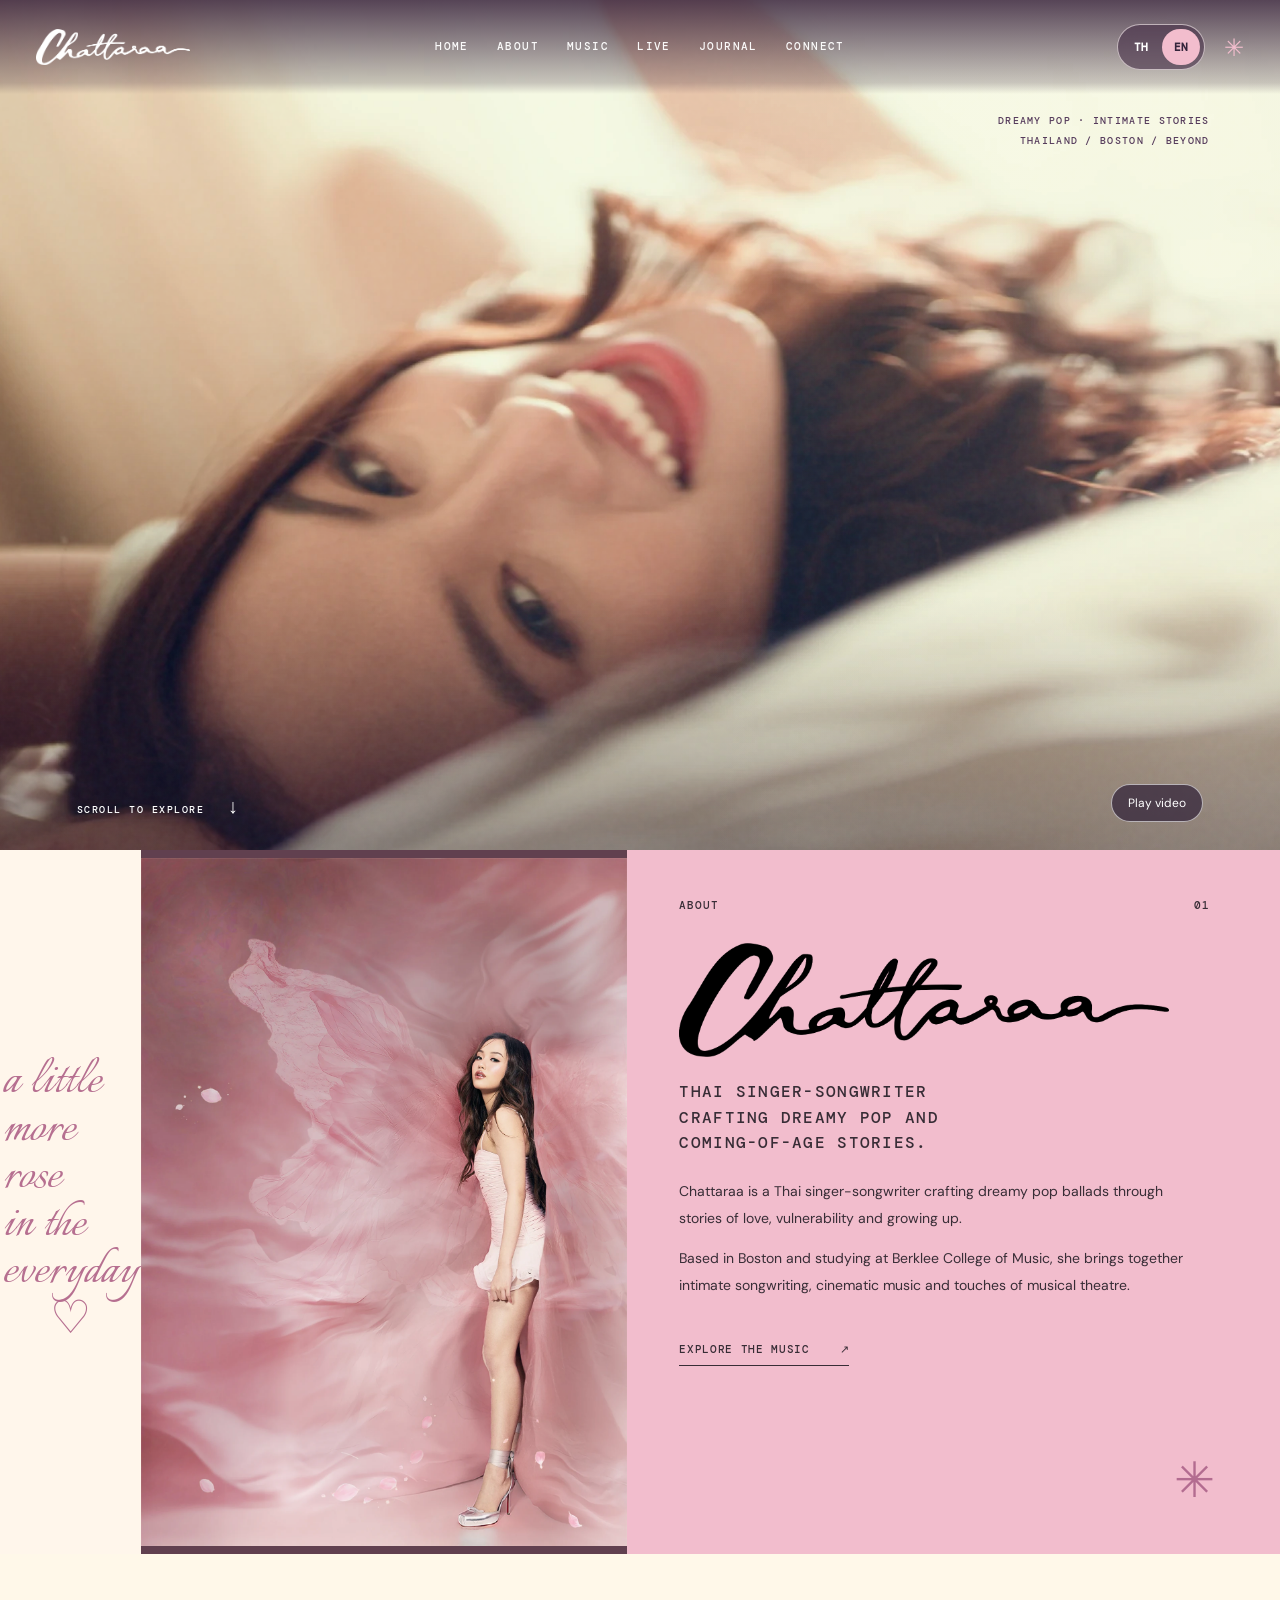
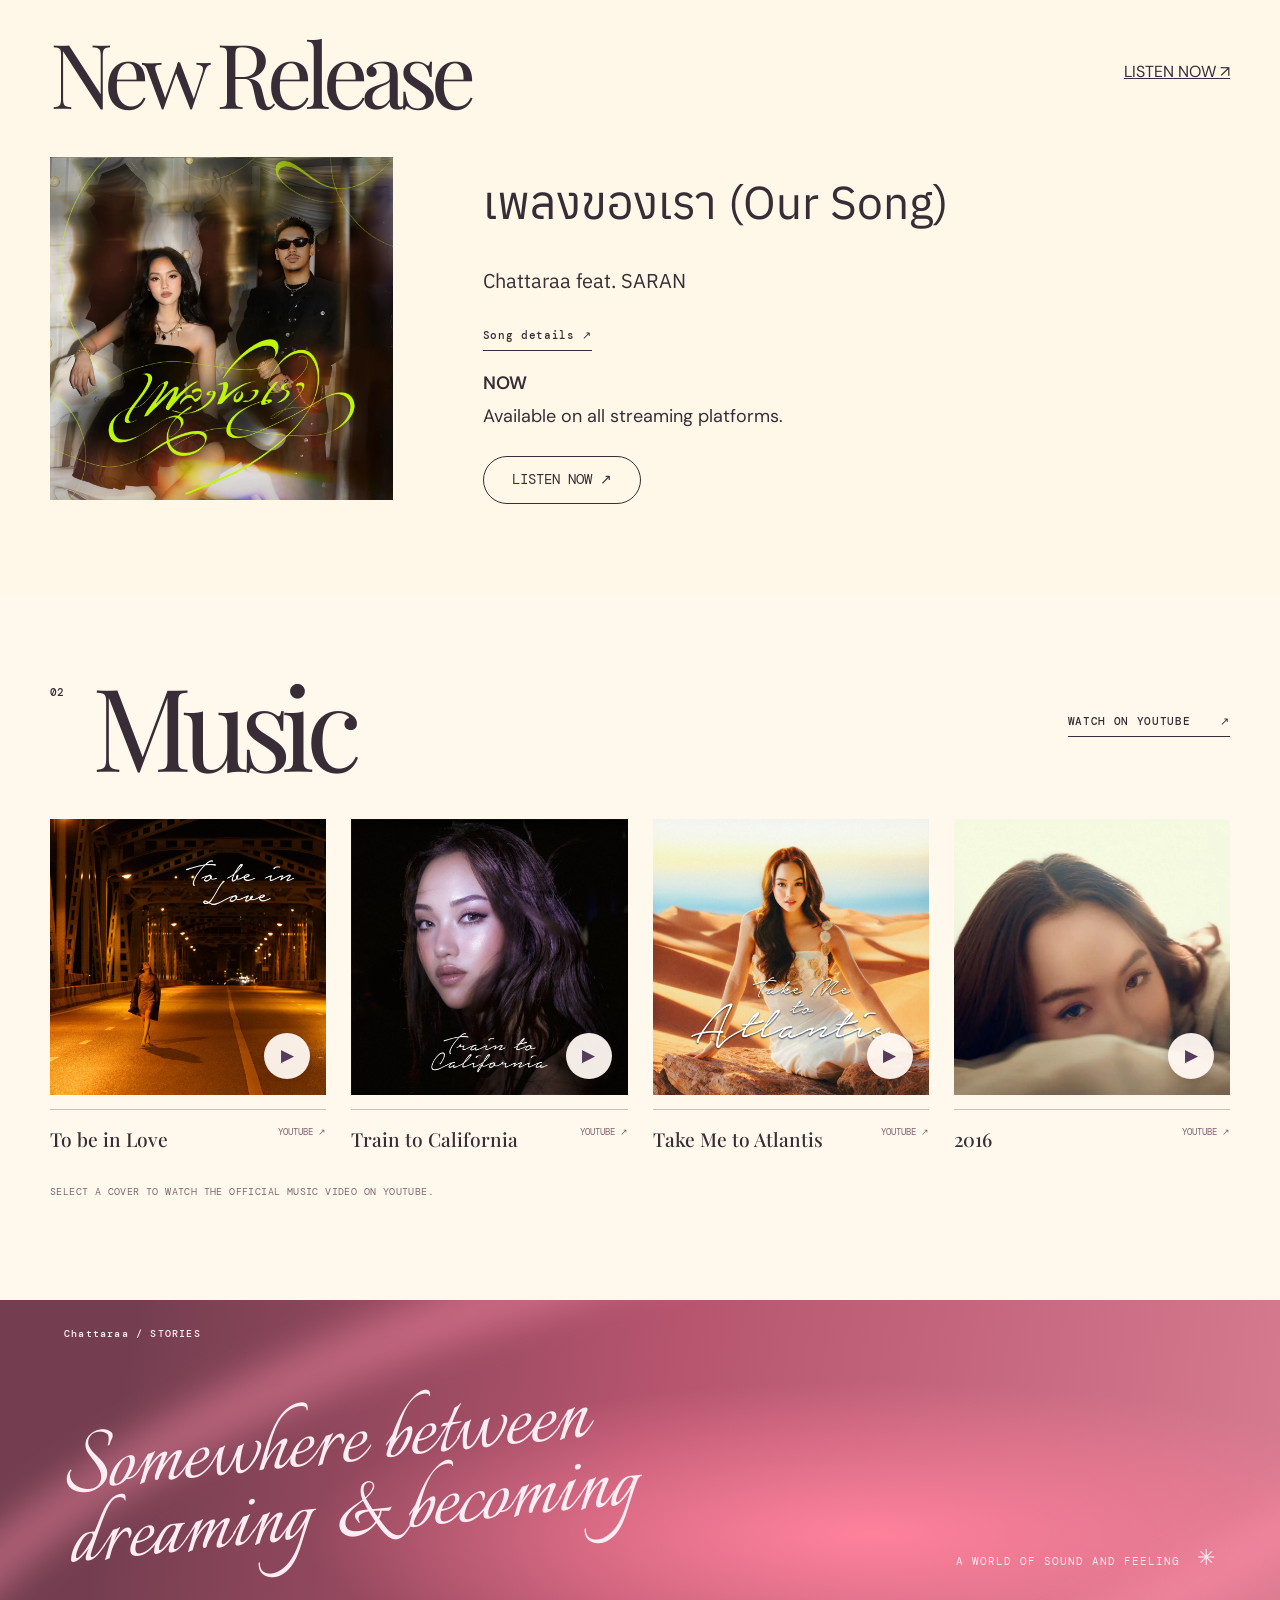
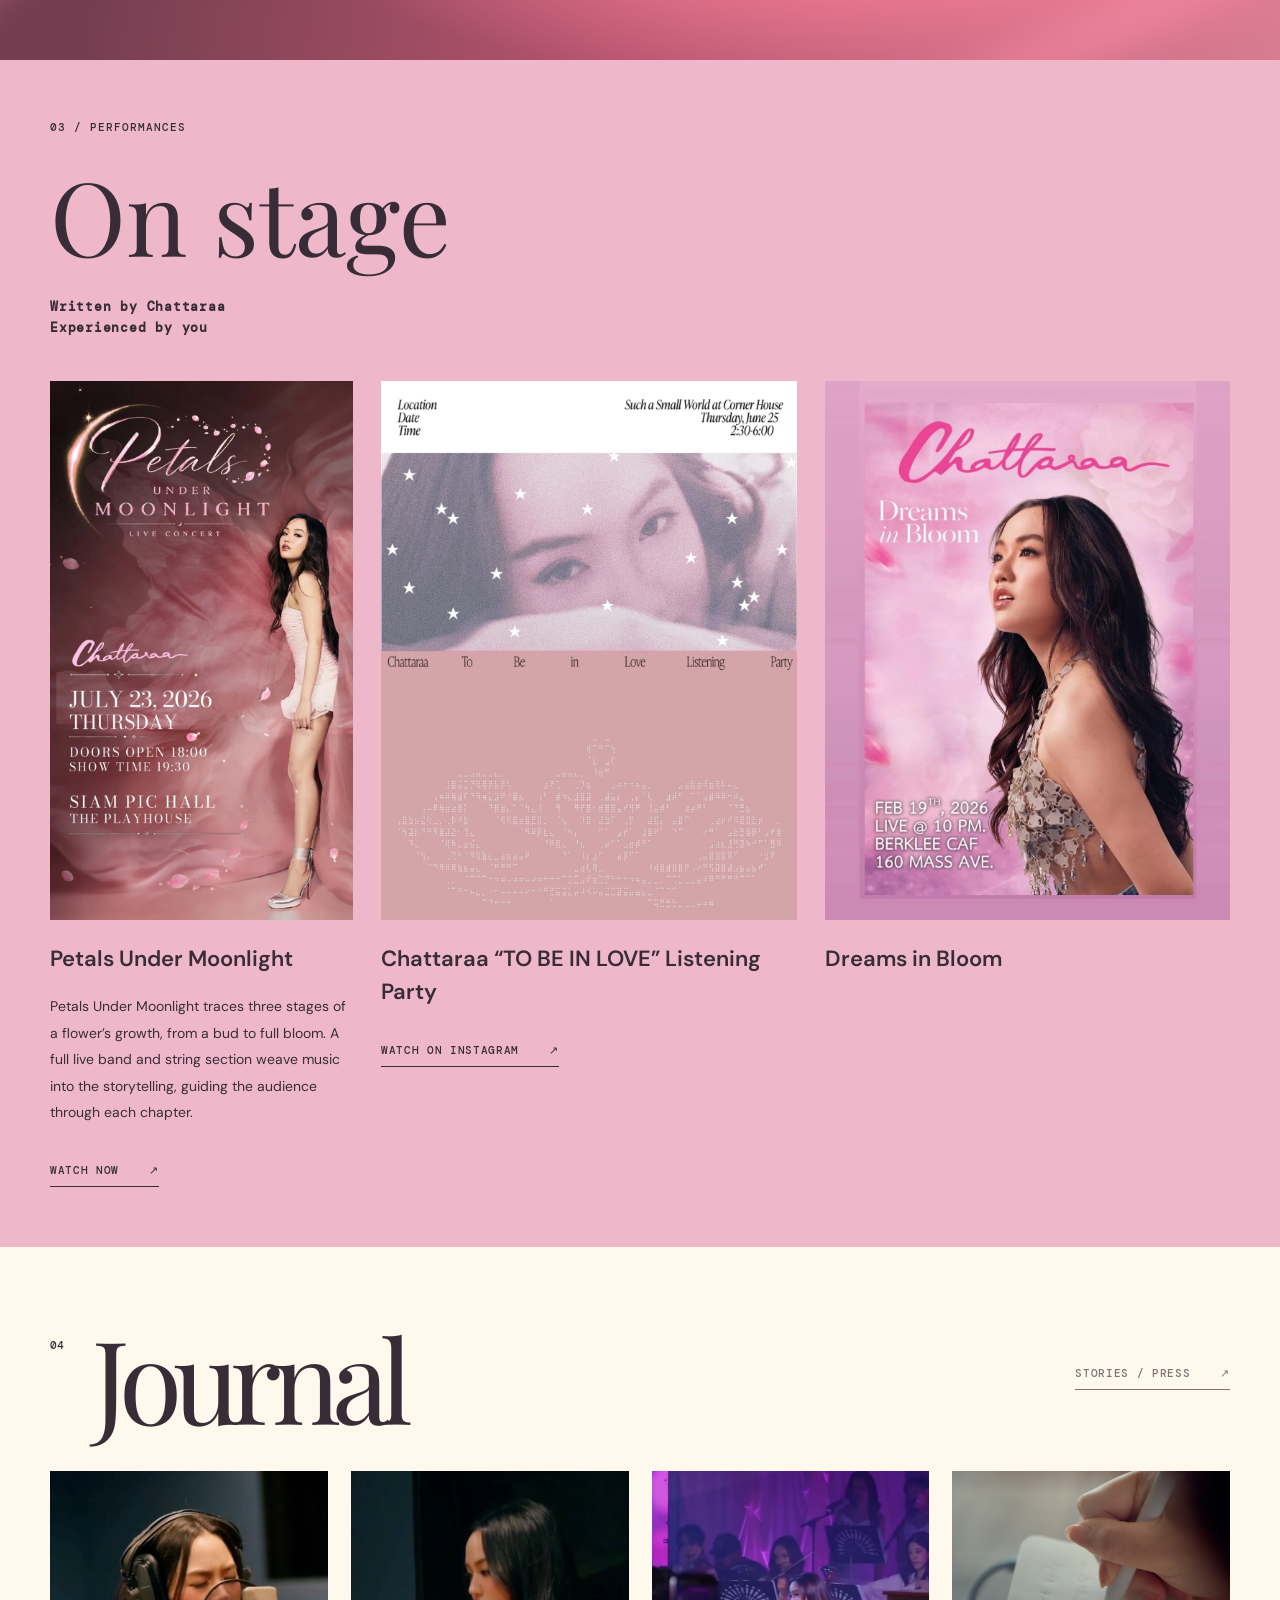
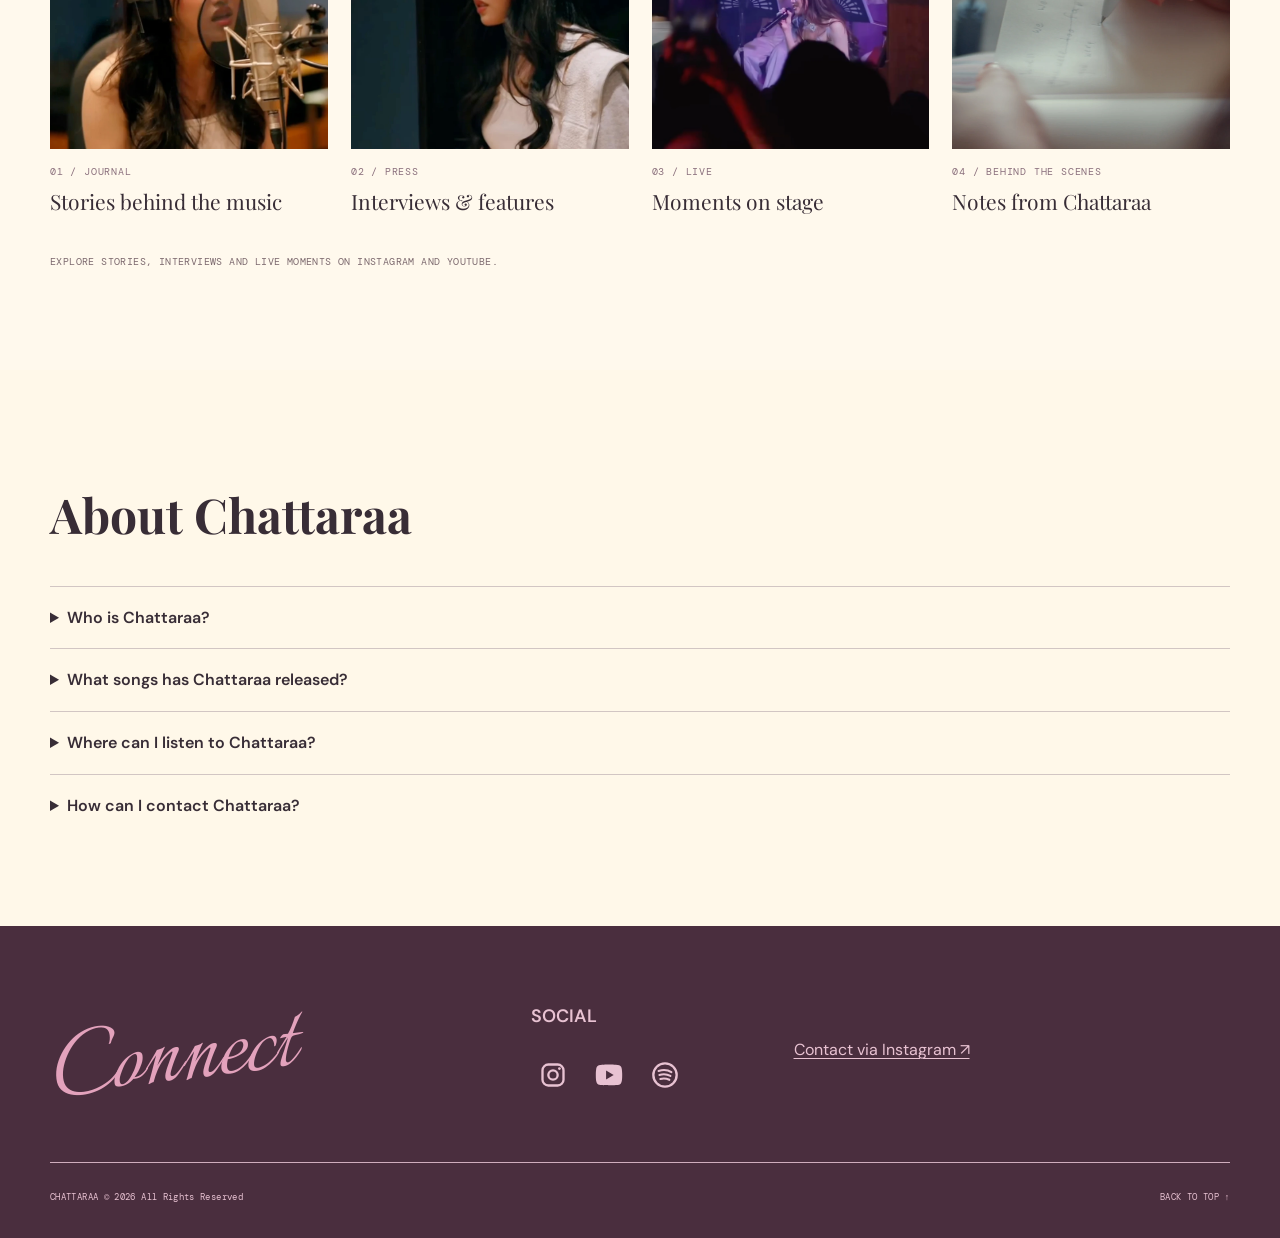
<file: index.html>
<!DOCTYPE html>

<html lang="en">
<head>
<meta charset="utf-8"/>
<meta content="width=device-width, initial-scale=1" name="viewport"/>
<meta content="#563C5C" name="theme-color"/>
<meta content="index, follow, max-image-preview:large" name="robots"/>
<meta content="Chattaraa is a Thai singer-songwriter crafting dreamy pop ballads through stories of love, vulnerability and growing up." name="description"/>
<title>Chattaraa — Thai Singer-Songwriter | Official Website</title>
<link href="https://fonts.googleapis.com" rel="preconnect"/>
<link crossorigin="" href="https://fonts.gstatic.com" rel="preconnect"/>
<link href="https://fonts.googleapis.com/css2?family=Anuphan:wght@400;500;600&amp;family=DM+Mono:wght@400;500&amp;family=DM+Sans:wght@400;500;600;700&amp;family=Italianno&amp;family=Playfair+Display:ital,wght@0,400;0,500;0,600;1,400;1,500&amp;display=swap" rel="stylesheet"/>
<link rel="stylesheet" href="/assets/v12.css?v=20261030-portrait-fix"/>
<link href="https://www.chattaraa.com/" rel="canonical"/><link href="https://www.chattaraa.com/" hreflang="en" rel="alternate"/><link href="https://www.chattaraa.com/th/" hreflang="th" rel="alternate"/><link href="https://www.chattaraa.com/" hreflang="x-default" rel="alternate"/><meta content="website" property="og:type"/><meta content="CHATTARAA" property="og:site_name"/><meta content="en_US" property="og:locale"/><meta content="Chattaraa — Thai Singer-Songwriter | Official Website" property="og:title"/><meta content="Chattaraa is a Thai singer-songwriter crafting dreamy pop ballads through stories of love, vulnerability and growing up." property="og:description"/><meta content="https://www.chattaraa.com/" property="og:url"/><meta content="https://www.chattaraa.com/assets/hero-chattaraa-1920.webp" property="og:image"/><meta content="summary_large_image" name="twitter:card"/><meta name="twitter:title" content="CHATTARAA — Official Website"/><meta name="twitter:image" content="https://www.chattaraa.com/assets/hero-chattaraa-1920.webp"/><meta name="chattaraa-version" content="12"/><script type="application/ld+json">{"@context":"https://schema.org","@graph":[{"@type":"Person","@id":"https://www.chattaraa.com/#artist","name":"Chattaraa","url":"https://www.chattaraa.com/","jobTitle":"Singer-songwriter","description":"Chattaraa is a Thai singer-songwriter crafting dreamy pop, intimate ballads and coming-of-age stories.","image":"https://www.chattaraa.com/assets/portrait-chattaraa.webp","sameAs":["https://www.youtube.com/@chattaraa","https://www.instagram.com/chattwan16/","https://open.spotify.com/artist/7L1WY9iSSZenZPKcU98Fn6","https://music.apple.com/us/artist/chattaraa/1829408654"]},{"@type":"WebSite","@id":"https://www.chattaraa.com/#website","name":"Chattaraa Official Website","url":"https://www.chattaraa.com/","inLanguage":["en","th"],"publisher":{"@id":"https://www.chattaraa.com/#artist"}},{"@type":"WebPage","@id":"https://www.chattaraa.com/#webpage","url":"https://www.chattaraa.com/","name":"Chattaraa — Thai Singer-Songwriter | Official Website","inLanguage":"en","about":{"@id":"https://www.chattaraa.com/#artist"},"isPartOf":{"@id":"https://www.chattaraa.com/#website"}},{"@type":"MusicRecording","name":"To be in Love","byArtist":{"@id":"https://www.chattaraa.com/#artist"},"url":"https://youtu.be/dDhB05XkDJM"},{"@type":"MusicRecording","name":"Train to California","byArtist":{"@id":"https://www.chattaraa.com/#artist"},"url":"https://youtu.be/4gaR9DZhMm0"},{"@type":"MusicRecording","name":"Take Me to Atlantis","byArtist":{"@id":"https://www.chattaraa.com/#artist"},"url":"https://youtu.be/C6jtJ0VgAyo"},{"@type":"MusicRecording","name":"2016","byArtist":{"@id":"https://www.chattaraa.com/#artist"},"url":"https://youtu.be/xAIUsuw0jmA"},{"@type":"FAQPage","@id":"https://www.chattaraa.com/#questions","inLanguage":"en","mainEntity":[{"@type":"Question","name":"Who is Chattaraa?","acceptedAnswer":{"@type":"Answer","text":"Chattaraa is a Thai singer-songwriter crafting dreamy pop, intimate ballads and coming-of-age stories."}},{"@type":"Question","name":"What songs has Chattaraa released?","acceptedAnswer":{"@type":"Answer","text":"Chattaraa’s releases include เพลงของเรา (Our Song) feat. SARAN, released on 15 October 2026, To be in Love, Train to California, Take Me to Atlantis and 2016."}},{"@type":"Question","name":"Where can I listen to Chattaraa?","acceptedAnswer":{"@type":"Answer","text":"Listen on Spotify or watch official music videos on the Chattaraa YouTube channel using the links on this website."}},{"@type":"Question","name":"How can I contact Chattaraa?","acceptedAnswer":{"@type":"Answer","text":"Use the official Instagram link in the Connect section for contact enquiries."}}]},{"@type":"MusicRecording","@id":"https://www.chattaraa.com/music/our-song/#recording","name":"เพลงของเรา (Our Song)","datePublished":"2026-10-15","byArtist":[{"@id":"https://www.chattaraa.com/#artist"},{"@type":"Person","name":"SARAN"}],"url":"https://www.chattaraa.com/music/our-song/","sameAs":["https://youtu.be/ZJOv2LEGpvU?si=WxZj2rjFKIjc48y0"],"image":"https://www.chattaraa.com/assets/our-song-presave.webp"}]}</script><style>.artist-faq{background:#fff8e9}.artist-faq h2{font-family:var(--serif);font-size:clamp(28px,5vw,48px)}.artist-faq details{border-top:1px solid #563c5c44;padding:18px 0}.artist-faq summary{cursor:pointer;font-weight:600;line-height:1.6}.artist-faq p{max-width:800px;line-height:1.9}</style><style>.hero-video{width:100%;height:100%;object-fit:cover}.hero-video-toggle{position:absolute;z-index:8;right:6%;bottom:28px;border:1px solid #fff9;border-radius:24px;padding:10px 16px;background:#34253bbd;color:white;cursor:pointer;font:12px var(--body)}</style><style>.journal-card-link{display:block;color:inherit;text-decoration:none}.journal-card-link:focus-visible{outline:3px solid #563c5c;outline-offset:6px}.journal-card-link .journal-art{transition:filter .2s ease}.journal-card-link:hover .journal-art{filter:brightness(1.08)}.journal-card-link:hover h3{text-decoration:underline;text-underline-offset:5px}@media(prefers-reduced-motion:reduce){.journal-card-link .journal-art{transition:none}}</style><style>.journal-card .journal-photo{position:relative;padding:0;aspect-ratio:1/1;overflow:hidden;background:none}.journal-photo::before,.journal-photo::after{display:none}.journal-photo img{display:block;width:100%;height:100%;object-fit:cover}</style><style id="footer-social-icons">.connect-inner .social-links{gap:12px}.connect-inner .social-links a.social-icon{display:inline-flex;align-items:center;justify-content:center;width:44px;height:44px;min-width:44px;border:0;text-decoration:none;border-radius:8px;transition:opacity .2s}.connect-inner .social-links a.social-icon:hover{opacity:.75}.connect-inner .social-links a.social-icon:focus-visible{outline:2px solid currentColor;outline-offset:4px}.social-icon svg{display:block;width:28px;height:28px}</style>
<style>.live-intro .live-lead{text-transform:none;font-weight:600}</style>
<style>.performance-title{font:600 22px/1.5 var(--body);margin:0 0 22px;overflow-wrap:break-word}.performance-title a{text-decoration:none}.performance-title a:hover{text-decoration:underline;text-underline-offset:4px}</style>
<style>.performance-poster{display:block;margin:0 0 24px}.performance-poster img{display:block;width:100%;height:auto}.performance-poster:focus-visible{outline:3px solid currentColor;outline-offset:5px}</style>
<style>.live-poster-link{display:block;position:absolute;inset:0;color:inherit;text-decoration:none}.live-poster-link:focus-visible{outline:3px solid #fff;outline-offset:-6px}</style>
<style>.petals-poster-link{display:block;margin-top:32px}.petals-poster-link img{display:block;width:100%;height:auto}.petals-poster-link:focus-visible{outline:3px solid currentColor;outline-offset:5px}</style>
<style id="stage-gallery-layout">.live-section.stage-gallery{display:block;background:#efb8ca;padding:60px 0}.stage-header{margin-bottom:42px}.stage-header h2{font:400 clamp(64px,8vw,112px)/1.1 var(--serif);margin:24px 0}.stage-header .live-lead{text-transform:none;font-weight:600;margin:0}.stage-posters{display:grid;grid-template-columns:repeat(3,minmax(0,1fr));gap:28px;align-items:start}.stage-art{display:flex;width:100%;aspect-ratio:9/16;align-items:center;justify-content:center;background:#6a3f59}.stage-art img{display:block;width:100%;height:100%;object-fit:contain}.stage-card h3{font:600 22px/1.5 var(--body);margin:22px 0 16px}.stage-card h3 a{text-decoration:none}.stage-card p{font:14px/1.9 var(--body);margin:18px 0}.stage-card .text-link{margin-top:18px}html[lang="th"] .stage-card p{font-family:'Anuphan',Tahoma,sans-serif}@media(max-width:600px){.stage-posters{grid-template-columns:1fr;gap:40px}.live-section.stage-gallery{padding:42px 0}.stage-header h2{font-size:64px}}</style>
<style id="updated-poster-sizes">.stage-posters{grid-template-columns:843fr 1158fr 1125fr}.stage-art{aspect-ratio:auto;background:transparent}.stage-art img{width:100%;height:auto;object-fit:contain}@media(max-width:600px){.stage-posters{grid-template-columns:1fr}}</style>
<style>.release-availability{font:400 18px/1.8 var(--body);margin:0 0 24px}.release-availability strong{font-weight:600}.presave-section .section-heading h2{font-size:clamp(40px,7vw,100px)}</style>
</head>
<body>
<a class="skip-link" href="#main-content">Skip to content</a>
<header class="site-header" id="site-header">
<a aria-label="Chattaraa — Home" class="wordmark" href="#home"><img alt="" aria-hidden="true" class="brand-logo" height="340" src="/assets/logo-chattaraa.png" width="1464"/><span class="visually-hidden">Chattaraa</span></a>
<button aria-controls="primary-navigation" aria-expanded="false" class="nav-toggle" type="button"><span aria-hidden="true" class="nav-toggle-lines"></span><span class="nav-toggle-label">MENU</span></button>
<nav aria-label="Main navigation" class="primary-nav" id="primary-navigation">
<a href="#home">Home</a>
<a href="#about">About</a>
<a href="https://open.spotify.com/artist/7L1WY9iSSZenZPKcU98Fn6?si=Bo3fWaKGSiuFNlSzbLu4Xw" target="_blank" rel="noopener noreferrer" aria-label="Music on Spotify (opens in a new tab)">Music</a>
<a href="#live">Live</a>
<a href="#journal">Journal</a>
<a href="#connect">Connect</a>
</nav>
<div class="header-actions"><div aria-label="Language selection" class="language-switch" role="group"><a aria-label="ภาษาไทย" data-language-target="th" href="/th/" lang="th">TH</a><a aria-current="page" aria-label="English" data-language-target="en" href="/" lang="en">EN</a></div><span aria-hidden="true" class="header-sparkle">✳</span></div>
</header>
<main id="main-content">
<section aria-labelledby="hero-title" class="hero" id="home">
<div aria-hidden="true" class="hero-grain"></div><h1 class="visually-hidden" id="hero-title">CHATTARAA</h1>
<div class="hero-photo-slot"><video id="home-video" class="hero-real-photo hero-video" autoplay muted loop playsinline preload="metadata" poster="/assets/hero-chattaraa-1920.webp" aria-label="Chattaraa cover video"><source src="/assets/home-cover.mp4" type="video/mp4"/></video></div>
<div class="hero-side-note">DREAMY POP · INTIMATE STORIES<br/>THAILAND / BOSTON / BEYOND</div>
<button type="button" class="hero-video-toggle" aria-controls="home-video">Pause video</button>
<a class="scroll-indicator" href="#about">Scroll to explore <span aria-hidden="true">↓</span></a>
</section>
<section aria-labelledby="about-title" class="about-section" id="about">
<aside aria-label="Decorative note" class="about-margin-note">a little<br/>more rose<br/>in the<br/>everyday <span aria-hidden="true">♡</span></aside>
<div class="about-photo-slot has-real-photo">
<img alt="Chattaraa in a pink outfit against a rose-pink floral editorial backdrop" class="about-photo-image" decoding="async" height="2048" loading="lazy" src="/assets/portrait-chattaraa.webp" width="1448"/>

</div>
<div class="about-copy">
<div class="section-kicker"><span>ABOUT</span><span>01</span></div>
<h2 class="about-brand-title" id="about-title"><img alt="" aria-hidden="true" class="about-brand-logo" height="340" src="/assets/logo-chattaraa.png" width="1464"/><span class="visually-hidden">Chattaraa</span></h2>
<p class="about-deck">THAI SINGER-SONGWRITER<br/>CRAFTING DREAMY POP AND<br/>COMING-OF-AGE STORIES.</p>
<p class="about-body">Chattaraa is a Thai singer-songwriter crafting dreamy pop ballads through stories of love, vulnerability and growing up.</p>
<p class="about-body">Based in Boston and studying at Berklee College of Music, she brings together intimate songwriting, cinematic music and touches of musical theatre.</p>
<a class="text-link" href="#music">EXPLORE THE MUSIC <span aria-hidden="true">↗</span></a>
<span aria-hidden="true" class="about-flower">✳</span>
</div>
</section>
<section aria-labelledby="presave-title" class="presave-section section-pad" id="pre-save">
<div class="wide-wrap">
<div class="section-heading"><h2 id="presave-title">New Release</h2><a class="heading-link" href="https://youtu.be/ZJOv2LEGpvU?si=WxZj2rjFKIjc48y0" target="_blank" rel="noopener noreferrer">LISTEN NOW ↗</a></div>
<div class="presave-layout"><a class="presave-cover" href="https://youtu.be/ZJOv2LEGpvU?si=WxZj2rjFKIjc48y0" target="_blank" rel="noopener noreferrer" aria-label="Listen to เพลงของเรา (Our Song) on YouTube — opens in a new tab"><img src="/assets/our-song-presave.webp" alt="เพลงของเรา — Our Song cover artwork" width="2400" height="2400" loading="lazy" decoding="async"/></a><div class="presave-copy"><h3>เพลงของเรา (Our Song)</h3><p class="presave-release">Chattaraa feat. SARAN</p><p><a href="/music/our-song/" class="text-link">Song details ↗</a></p><p class="release-availability"><strong>NOW</strong><br/>Available on all streaming platforms.</p><a class="presave-button" href="https://youtu.be/ZJOv2LEGpvU?si=WxZj2rjFKIjc48y0" target="_blank" rel="noopener noreferrer">LISTEN NOW ↗</a></div></div>
</div></section>
<section aria-labelledby="music-title" class="music-section section-pad" id="music">
<div class="section-heading wide-wrap"><span class="index">02</span><h2 id="music-title">Music</h2><a class="text-link heading-link" href="https://www.youtube.com/@chattaraa" rel="noopener noreferrer" target="_blank">WATCH ON YOUTUBE <span aria-hidden="true">↗</span></a></div>
<div class="music-grid wide-wrap"><article class="record-card record-video-card"><a aria-label="Watch Chattaraa - To be in Love (Official Music Video) on YouTube (opens in a new tab)" class="record-video-link" href="https://youtu.be/dDhB05XkDJM" rel="noopener noreferrer" target="_blank"><div class="record-art video-cover approved-artwork"><img alt="To be in Love — official cover artwork by Chattaraa" class="official-cover-image" decoding="async" height="1024" loading="lazy" src="/assets/cover-to-be-in-love.webp" width="1024"/><span aria-hidden="true" class="video-play">▶</span></div><div class="record-meta"><h3>To be in Love</h3><span>YOUTUBE ↗</span></div></a></article><article class="record-card record-video-card"><a aria-label="Watch Chattaraa - Train to California (Official Music Video) on YouTube (opens in a new tab)" class="record-video-link" href="https://youtu.be/4gaR9DZhMm0" rel="noopener noreferrer" target="_blank"><div class="record-art video-cover approved-artwork"><img alt="Train to California — official cover artwork by Chattaraa" class="official-cover-image" decoding="async" height="1024" loading="lazy" src="/assets/cover-train-to-california.webp" width="1024"/><span aria-hidden="true" class="video-play">▶</span></div><div class="record-meta"><h3>Train to California</h3><span>YOUTUBE ↗</span></div></a></article><article class="record-card record-video-card"><a aria-label="Watch Chattaraa - Take Me to Atlantis (Official Music Video) on YouTube (opens in a new tab)" class="record-video-link" href="https://youtu.be/C6jtJ0VgAyo" rel="noopener noreferrer" target="_blank"><div class="record-art video-cover approved-artwork"><img alt="Take Me to Atlantis — official cover artwork by Chattaraa" class="official-cover-image" decoding="async" height="1024" loading="lazy" src="/assets/cover-take-me-to-atlantis.webp" width="1024"/><span aria-hidden="true" class="video-play">▶</span></div><div class="record-meta"><h3>Take Me to Atlantis</h3><span>YOUTUBE ↗</span></div></a></article><article class="record-card record-video-card"><a aria-label="Watch Chattaraa - 2016 (Official Music Video) on YouTube (opens in a new tab)" class="record-video-link" href="https://youtu.be/xAIUsuw0jmA" rel="noopener noreferrer" target="_blank"><div class="record-art video-cover approved-artwork"><img alt="2016 — official cover artwork by Chattaraa" class="official-cover-image" decoding="async" height="1024" loading="lazy" src="/assets/cover-2016.webp" width="1024"/><span aria-hidden="true" class="video-play">▶</span></div><div class="record-meta"><h3>2016</h3><span>YOUTUBE ↗</span></div></a></article></div>
<p class="music-note wide-wrap">Select a cover to watch the official music video on YouTube.</p>
</section>
<section aria-label="Editorial artwork" class="editorial-band">
<span class="image-tag">Chattaraa / STORIES</span>
<div class="editorial-band-overlay"><span class="band-type">Somewhere between<br/>dreaming &amp; becoming</span><span class="band-small">A WORLD OF SOUND AND FEELING <span aria-hidden="true">✳</span></span></div>
</section>
<section aria-labelledby="live-title" class="live-section stage-gallery" id="live"><div class="wide-wrap">
<div class="stage-header"><div class="section-kicker"><span>03 / PERFORMANCES</span></div><h2 id="live-title">On stage</h2><p class="live-lead">Written by Chattaraa<br/>Experienced by you</p></div>
<div class="stage-posters">
<article class="stage-card"><a class="stage-art" href="https://www.instagram.com/reel/DbOH10ABBhn/?rpxt=Y2llNjk0eHlqYjY5" target="_blank" rel="noopener noreferrer" aria-label="Watch Petals Under Moonlight on Instagram"><img src="/assets/petals-under-moonlight-updated.webp" alt="Petals Under Moonlight Live Concert poster" width="843" height="1500" loading="lazy" decoding="async"/></a><h3>Petals Under Moonlight</h3><p>Petals Under Moonlight traces three stages of a flower’s growth, from a bud to full bloom. A full live band and string section weave music into the storytelling, guiding the audience through each chapter.</p><a class="text-link" href="https://www.instagram.com/reel/DbOH10ABBhn/?rpxt=Y2llNjk0eHlqYjY5" target="_blank" rel="noopener noreferrer">WATCH NOW <span aria-hidden="true">↗</span></a></article>
<article class="stage-card"><a class="stage-art" href="https://www.instagram.com/reel/DaVQAoDhnBY/?psln=eXkwczB1cXl4OTdu" target="_blank" rel="noopener noreferrer" aria-label="Watch To Be in Love Listening Party on Instagram"><img src="/assets/listening-party-updated.webp" alt="Chattaraa To Be in Love Listening Party poster" width="1158" height="1500" loading="lazy" decoding="async"/></a><h3><a href="https://www.instagram.com/reel/DaVQAoDhnBY/?psln=eXkwczB1cXl4OTdu" target="_blank" rel="noopener noreferrer">Chattaraa “TO BE IN LOVE” Listening Party</a></h3><a class="text-link" href="https://www.instagram.com/reel/DaVQAoDhnBY/?psln=eXkwczB1cXl4OTdu" target="_blank" rel="noopener noreferrer">WATCH ON INSTAGRAM <span aria-hidden="true">↗</span></a></article>
<article class="stage-card"><div class="stage-art"><img src="/assets/dreams-in-bloom-updated.webp" alt="Chattaraa Dreams in Bloom performance poster" width="1125" height="1500" loading="lazy" decoding="async"/></div><h3>Dreams in Bloom</h3></article>
</div></div></section>
<section aria-labelledby="journal-title" class="journal-section section-pad" id="journal">
<div class="section-heading wide-wrap"><span class="index">04</span><h2 id="journal-title">Journal</h2><span class="text-link heading-link muted-link">STORIES / PRESS <span aria-hidden="true">↗</span></span></div>
<div class="journal-grid wide-wrap">
<a class="journal-card journal-card-link" href="https://www.instagram.com/reel/Dd1QIL_hreR/" target="_blank" rel="noopener noreferrer" aria-label="Stories behind the music — watch on Instagram (opens in a new tab)"><div class="journal-art journal-one journal-photo"><img src="/assets/journal-stories.webp" alt="Chattaraa recording vocals in the studio" width="863" height="863" loading="lazy" decoding="async"/></div><div class="journal-sub">01 / JOURNAL</div><h3>Stories behind the music</h3></a>
<a class="journal-card journal-card-link" href="https://www.youtube.com/live/zQk-ovyCIOA" target="_blank" rel="noopener noreferrer" aria-label="Interviews &amp; features — watch on YouTube (opens in a new tab)"><div class="journal-art journal-two journal-photo"><img src="/assets/journal-interviews.webp" alt="Chattaraa interviews and recording sessions" width="847" height="847" loading="lazy" decoding="async"/></div><div class="journal-sub">02 / PRESS</div><h3>Interviews &amp; features</h3></a>
<a class="journal-card journal-card-link" href="https://www.instagram.com/reel/Dcuesbutjx8/" target="_blank" rel="noopener noreferrer" aria-label="Moments on stage — watch on Instagram (opens in a new tab)"><div class="journal-art journal-three journal-photo"><img src="/assets/journal-stage.webp" alt="Chattaraa performing on stage" width="1395" height="1395" loading="lazy" decoding="async"/></div><div class="journal-sub">03 / LIVE</div><h3>Moments on stage</h3></a>
<a class="journal-card journal-card-link" href="https://www.instagram.com/reel/Ddtb8Q-hK5d/" target="_blank" rel="noopener noreferrer" aria-label="Notes from Chattaraa — watch on Instagram (opens in a new tab)"><div class="journal-art journal-four journal-photo"><img src="/assets/journal-notes.webp" alt="Chattaraa writing notes in a notebook" width="978" height="978" loading="lazy" decoding="async"/></div><div class="journal-sub">04 / BEHIND THE SCENES</div><h3>Notes from Chattaraa</h3></a>
</div>
<p class="journal-note wide-wrap">Explore stories, interviews and live moments on Instagram and YouTube.</p>
</section>
<section class="artist-faq section-pad" aria-labelledby="faq-title" id="questions"><div class="wide-wrap"><h2 id="faq-title">About Chattaraa</h2><details><summary>Who is Chattaraa?</summary><p>Chattaraa is a Thai singer-songwriter crafting dreamy pop, intimate ballads and coming-of-age stories.</p></details><details><summary>What songs has Chattaraa released?</summary><p>Featured music on this official website includes To be in Love, Train to California, Take Me to Atlantis and 2016.</p></details><details><summary>Where can I listen to Chattaraa?</summary><p>Listen on Spotify or watch official music videos on the Chattaraa YouTube channel using the links on this website.</p></details><details><summary>How can I contact Chattaraa?</summary><p>Use the official Instagram link in the Connect section for contact enquiries.</p></details></div></section>
<section aria-labelledby="connect-title" class="connect-section" id="connect">
<div class="connect-inner wide-wrap">
<h2 class="connect-script" id="connect-title">Connect</h2>
<div class="connect-social"><h3>SOCIAL</h3><div class="social-links"><a href="https://www.instagram.com/chattwan16/" rel="noopener noreferrer" target="_blank" class="social-icon" aria-label="Instagram" title="Instagram"><svg viewBox="0 0 24 24" aria-hidden="true" focusable="false"><rect x="3" y="3" width="18" height="18" rx="5" fill="none" stroke="currentColor" stroke-width="2"/><circle cx="12" cy="12" r="4" fill="none" stroke="currentColor" stroke-width="2"/><circle cx="17.5" cy="6.5" r="1.2" fill="currentColor"/></svg></a><a href="https://www.youtube.com/@chattaraa" rel="noopener noreferrer" target="_blank" class="social-icon" aria-label="YouTube" title="YouTube"><svg viewBox="0 0 24 24" aria-hidden="true" focusable="false"><path fill="currentColor" d="M23 7s-.2-1.7-1-2.5C21 3.5 19.8 3.5 19.3 3.4 15.5 3.1 12 3.1 12 3.1s-3.5 0-7.3.3C4.2 3.5 3 3.5 2 4.5 1.2 5.3 1 7 1 7S.7 9 .7 11v2c0 2 .3 4 .3 4s.2 1.7 1 2.5c1 1 2.4 1 3 1.1 2.2.2 7 .3 7 .3s3.5 0 7.3-.3c.5-.1 1.7-.1 2.7-1.1.8-.8 1-2.5 1-2.5s.3-2 .3-4v-2C23.3 9 23 7 23 7ZM9.5 15.8V8.2l6.5 3.8-6.5 3.8Z"/></svg></a><a href="https://open.spotify.com/artist/7L1WY9iSSZenZPKcU98Fn6" rel="noopener noreferrer" target="_blank" class="social-icon" aria-label="Spotify" title="Spotify"><svg viewBox="0 0 24 24" aria-hidden="true" focusable="false"><circle cx="12" cy="12" r="10" fill="none" stroke="currentColor" stroke-width="2"/><path d="M6.5 8.5c4-1.2 8-.8 11 1M7.2 12c3.3-1 6.8-.6 9.4.8M8 15.4c2.7-.7 5.4-.4 7.7.7" fill="none" stroke="currentColor" stroke-width="1.8" stroke-linecap="round"/></svg></a></div></div>
<div class="connect-booking"><a href="https://www.instagram.com/chattwan16/" rel="noopener noreferrer" target="_blank">Contact via Instagram ↗</a></div>
</div>
<footer class="site-footer wide-wrap"><p>CHATTARAA © <span id="copyright-year">2026</span> All Rights Reserved</p><a href="#home" aria-label="Back to top">BACK TO TOP ↑</a></footer>
</section>
</main>

<script>const navToggle = document.querySelector('.nav-toggle');
const navigation = document.querySelector('#primary-navigation');
const navLinks = navigation.querySelectorAll('a');
function closeMenu() {
  navToggle.setAttribute('aria-expanded', 'false');
  navigation.classList.remove('open');
  document.body.classList.remove('menu-open');
}
navToggle.addEventListener('click', () => {
  const isOpen = navToggle.getAttribute('aria-expanded') === 'true';
  navToggle.setAttribute('aria-expanded', String(!isOpen));
  navigation.classList.toggle('open', !isOpen);
  document.body.classList.toggle('menu-open', !isOpen);
});
navLinks.forEach(link => link.addEventListener('click', closeMenu));
document.addEventListener('keydown', event => {
  if (event.key === 'Escape' && navigation.classList.contains('open')) {
    closeMenu();
    navToggle.focus();
  }
});
window.addEventListener('resize', () => {
  if (window.innerWidth > 800) closeMenu();
});
document.querySelector('#copyright-year').textContent = new Date().getFullYear();


// Keep current section when switching between static Thai/English pages.
for (const link of document.querySelectorAll('[data-language-target]')) {
  link.addEventListener('click', event => {
    if (event.metaKey || event.ctrlKey || event.shiftKey || event.altKey || event.button !== 0) return;
    const next = link.getAttribute('href');
    if (!next) return;
    event.preventDefault();
    try { localStorage.setItem('chattaraa-preferred-language', link.dataset.languageTarget); } catch (_) {}
    location.assign(next + (location.hash || ''));
  });
}
</script>
<script>const heroVideo=document.querySelector("#home-video");const videoToggle=document.querySelector(".hero-video-toggle");const reducedMotion=matchMedia("(prefers-reduced-motion: reduce)");function syncVideoButton(){videoToggle.textContent=heroVideo.paused?"Play video":"Pause video";}if(reducedMotion.matches){heroVideo.autoplay=false;heroVideo.pause();}videoToggle.addEventListener("click",()=>{if(heroVideo.paused){heroVideo.play().catch(syncVideoButton);}else{heroVideo.pause();}});heroVideo.addEventListener("play",syncVideoButton);heroVideo.addEventListener("pause",syncVideoButton);syncVideoButton();</script></body>
</html>
</file>
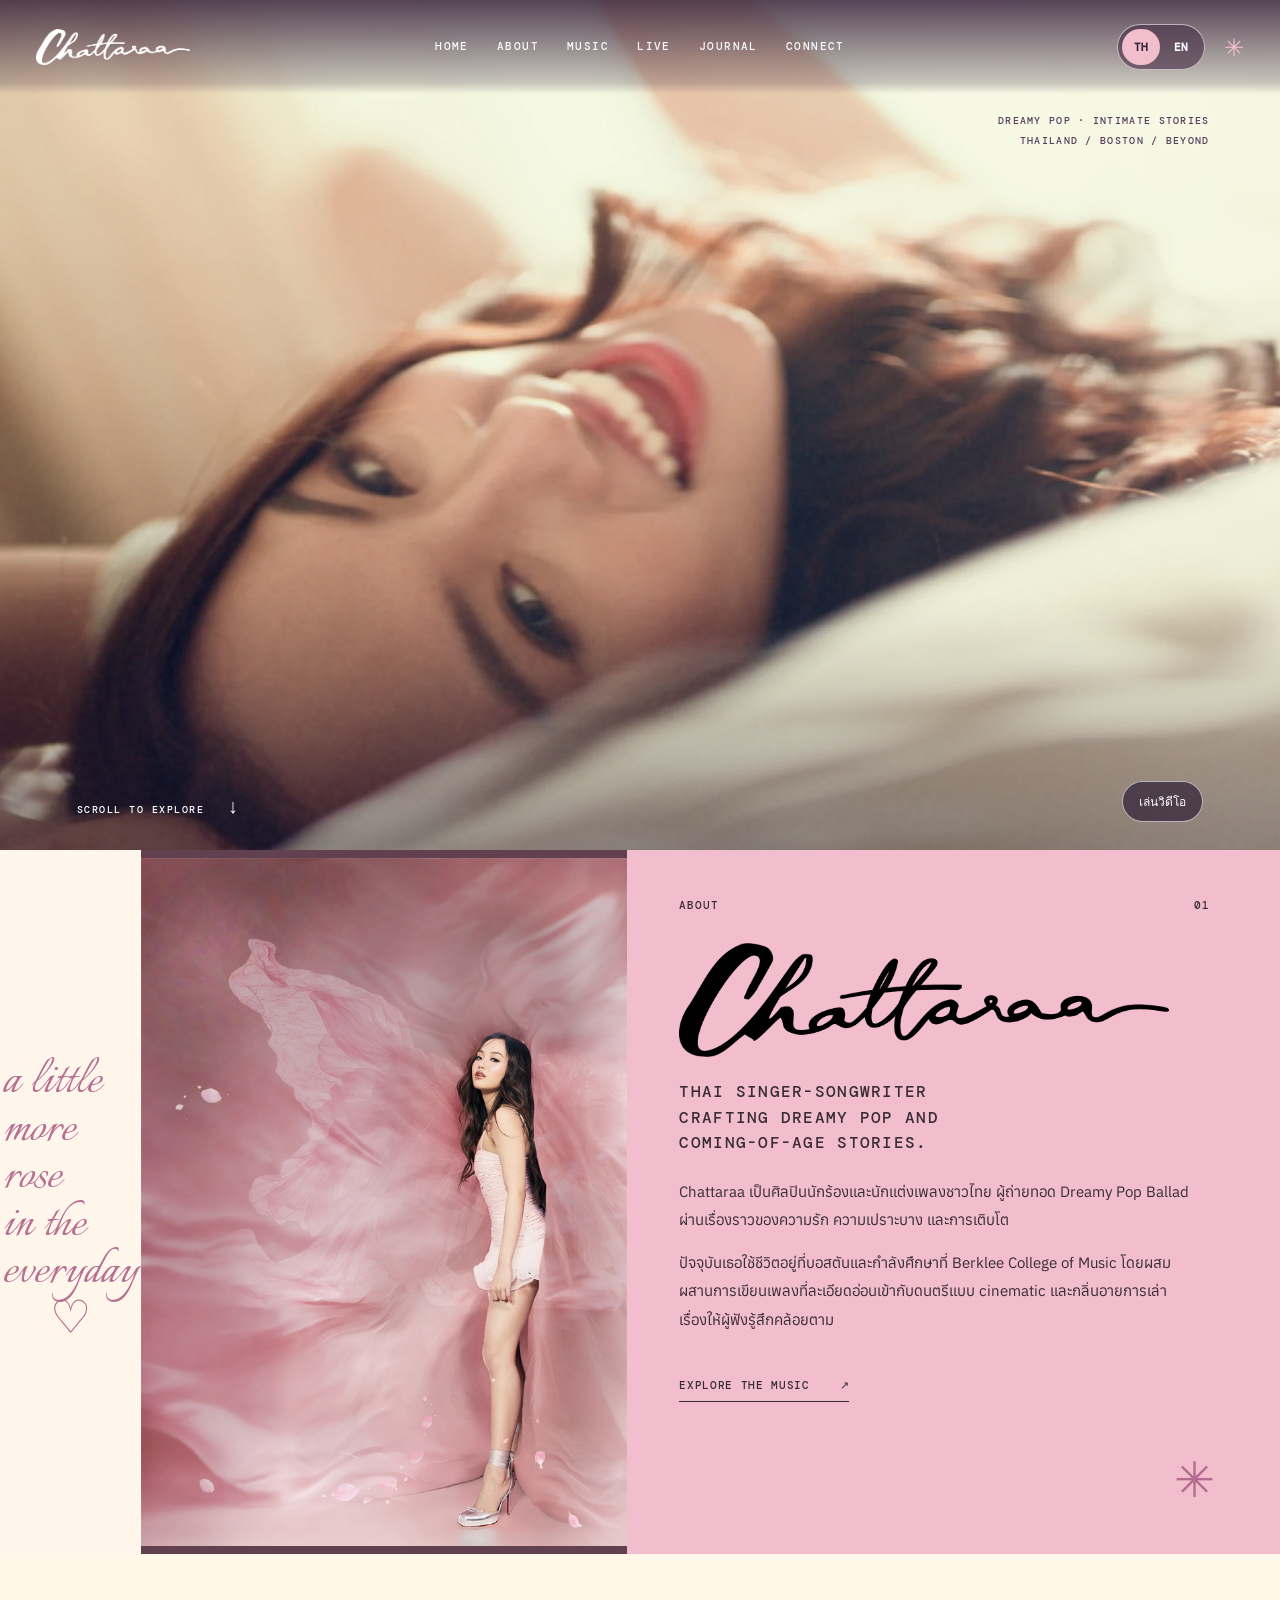
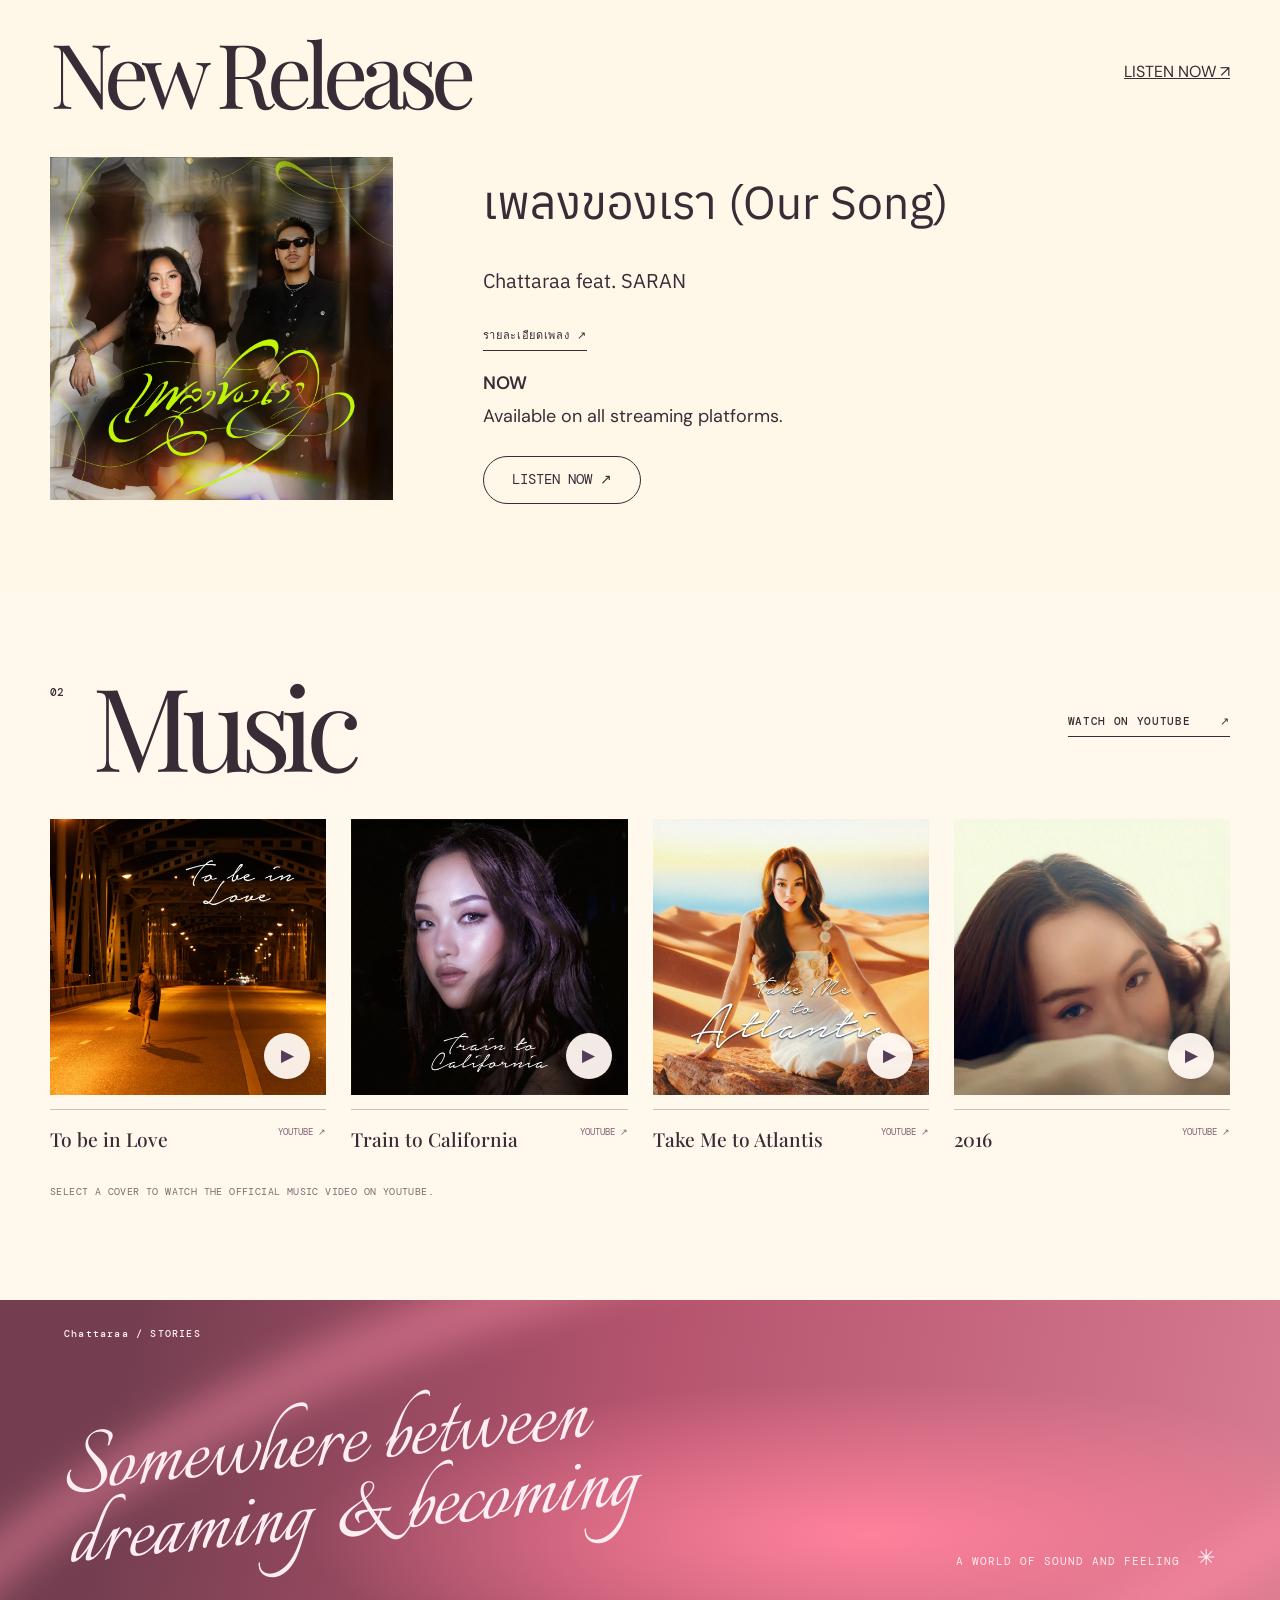
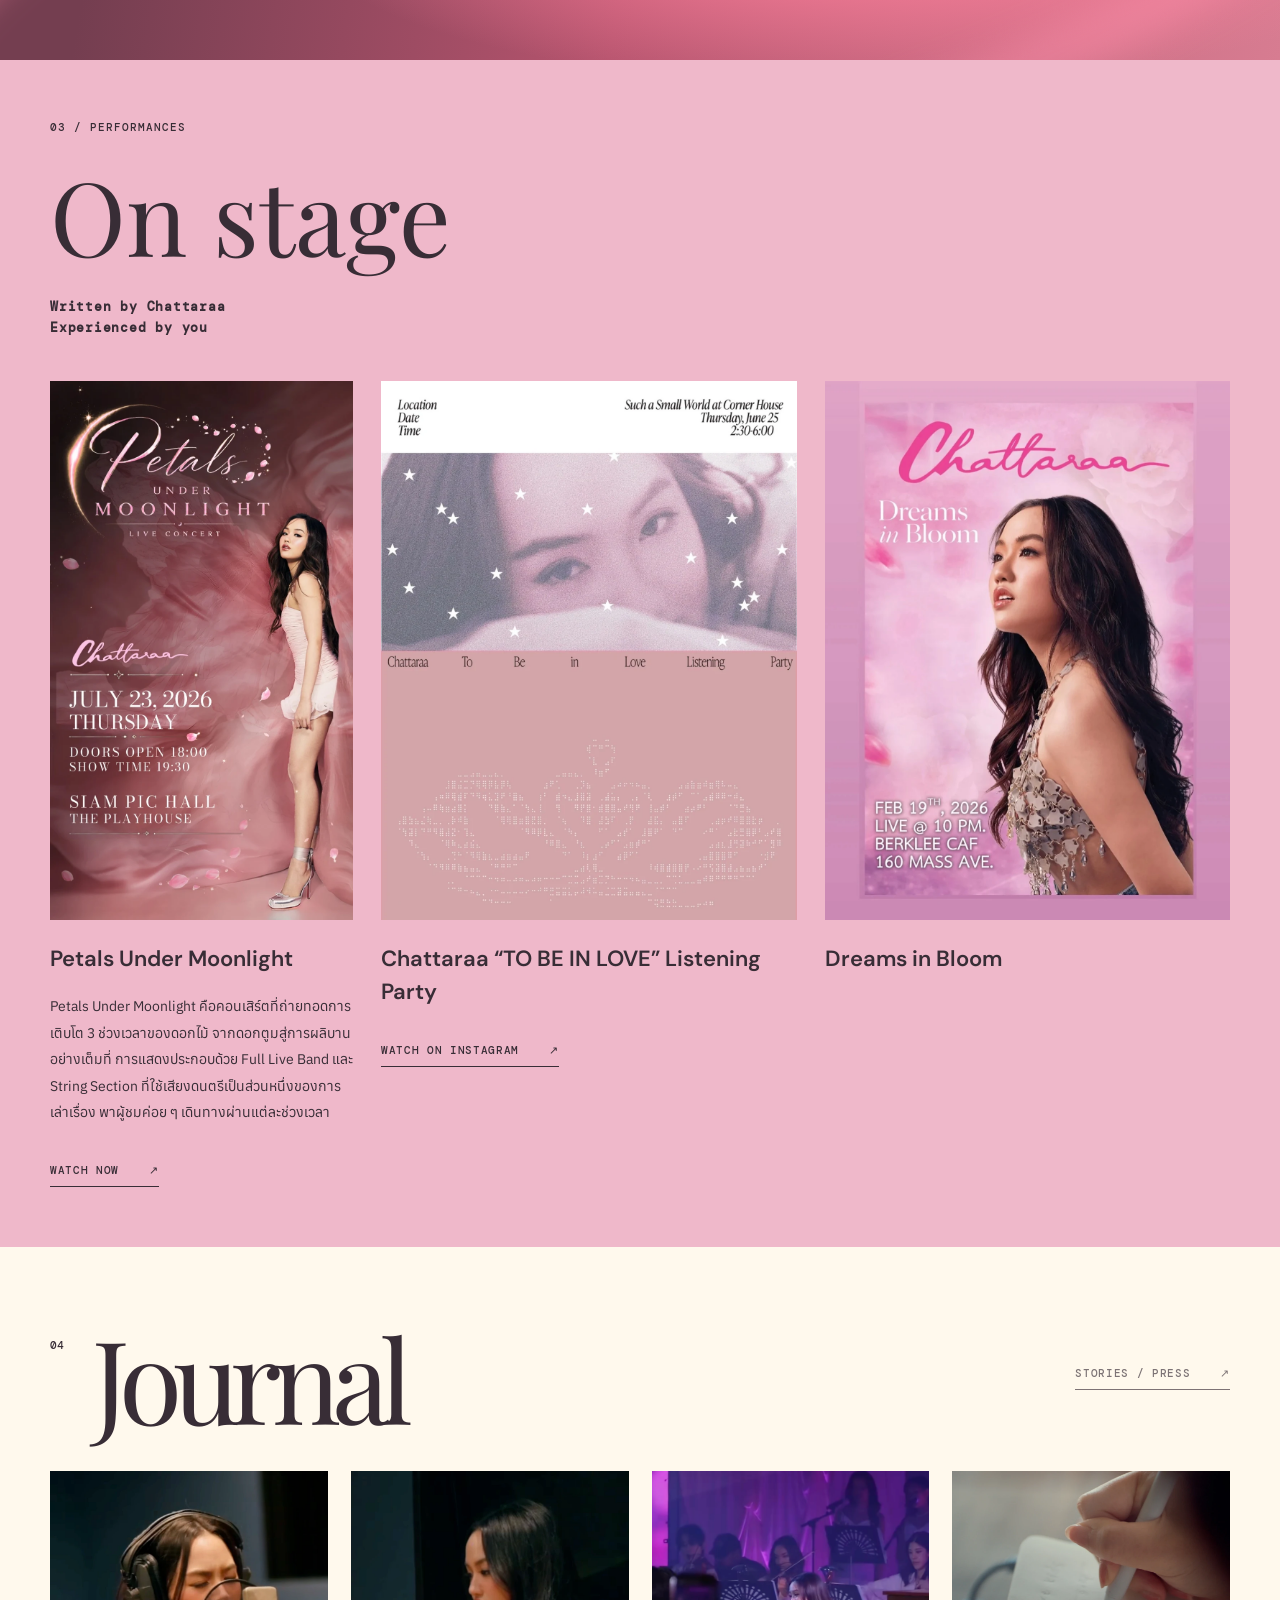
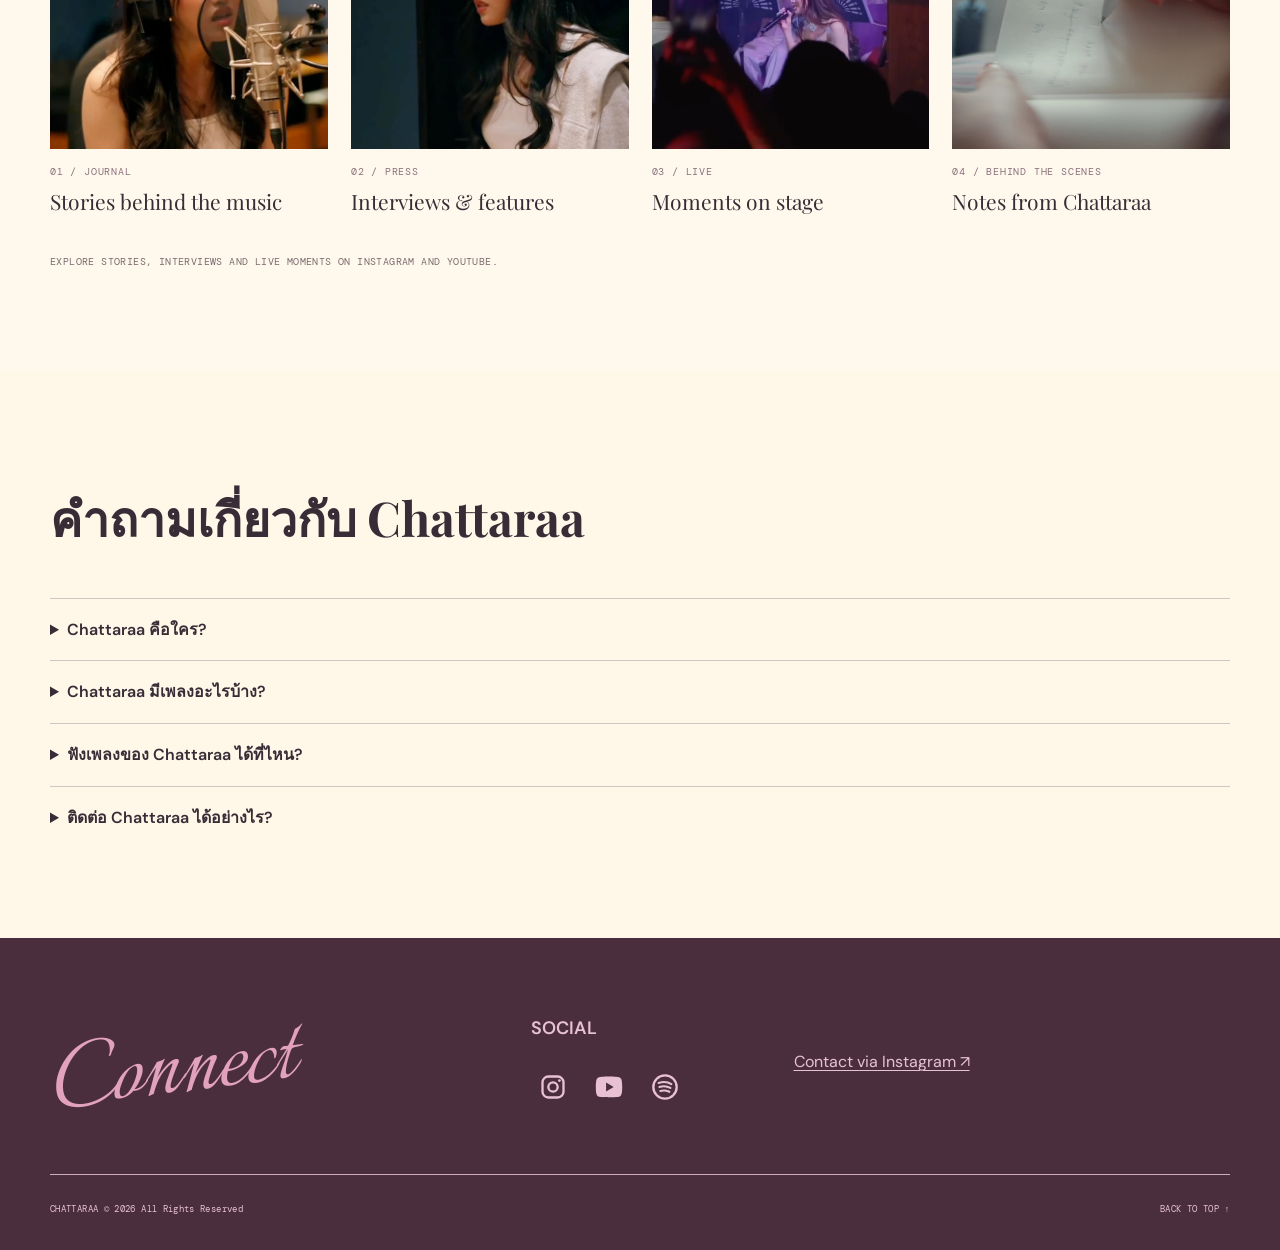
<file: th/index.html>
<!DOCTYPE html>

<html lang="th">
<head>
<meta charset="utf-8"/>
<meta content="width=device-width, initial-scale=1" name="viewport"/>
<meta content="#563C5C" name="theme-color"/>
<meta content="index, follow, max-image-preview:large" name="robots"/>
<meta content="Chattaraa เป็นศิลปินนักร้องและนักแต่งเพลงชาวไทย ผู้ถ่ายทอด Dreamy Pop Ballad ผ่านเรื่องราวของความรัก ความเปราะบาง และการเติบโต" name="description"/>
<title>Chattaraa — ประวัติและผลงานเพลง | เว็บไซต์ทางการ</title>
<link href="https://fonts.googleapis.com" rel="preconnect"/>
<link crossorigin="" href="https://fonts.gstatic.com" rel="preconnect"/>
<link href="https://fonts.googleapis.com/css2?family=Anuphan:wght@400;500;600&amp;family=DM+Mono:wght@400;500&amp;family=DM+Sans:wght@400;500;600;700&amp;family=Italianno&amp;family=Playfair+Display:ital,wght@0,400;0,500;0,600;1,400;1,500&amp;display=swap" rel="stylesheet"/>
<link rel="stylesheet" href="/assets/v12.css?v=20261030-portrait-fix"/>
<link href="https://www.chattaraa.com/th/" rel="canonical"/><link href="https://www.chattaraa.com/" hreflang="en" rel="alternate"/><link href="https://www.chattaraa.com/th/" hreflang="th" rel="alternate"/><link href="https://www.chattaraa.com/" hreflang="x-default" rel="alternate"/><meta content="website" property="og:type"/><meta content="CHATTARAA" property="og:site_name"/><meta content="th_TH" property="og:locale"/><meta content="Chattaraa — ประวัติและผลงานเพลง | เว็บไซต์ทางการ" property="og:title"/><meta content="Chattaraa เป็นศิลปินนักร้องและนักแต่งเพลงชาวไทย ผู้ถ่ายทอด Dreamy Pop Ballad ผ่านเรื่องราวของความรัก ความเปราะบาง และการเติบโต" property="og:description"/><meta content="https://www.chattaraa.com/th/" property="og:url"/><meta content="https://www.chattaraa.com/assets/hero-chattaraa-1920.webp" property="og:image"/><meta content="summary_large_image" name="twitter:card"/><meta name="twitter:title" content="CHATTARAA — Official Website"/><meta name="twitter:image" content="https://www.chattaraa.com/assets/hero-chattaraa-1920.webp"/><meta name="chattaraa-version" content="12"/><script type="application/ld+json">{"@context":"https://schema.org","@graph":[{"@type":"Person","@id":"https://www.chattaraa.com/#artist","name":"Chattaraa","url":"https://www.chattaraa.com/","jobTitle":"Singer-songwriter","description":"Chattaraa is a Thai singer-songwriter crafting dreamy pop, intimate ballads and coming-of-age stories.","image":"https://www.chattaraa.com/assets/portrait-chattaraa.webp","sameAs":["https://www.youtube.com/@chattaraa","https://www.instagram.com/chattwan16/","https://open.spotify.com/artist/7L1WY9iSSZenZPKcU98Fn6","https://music.apple.com/us/artist/chattaraa/1829408654"]},{"@type":"WebSite","@id":"https://www.chattaraa.com/#website","name":"Chattaraa Official Website","url":"https://www.chattaraa.com/","inLanguage":["en","th"],"publisher":{"@id":"https://www.chattaraa.com/#artist"}},{"@type":"WebPage","@id":"https://www.chattaraa.com/th/#webpage","url":"https://www.chattaraa.com/th/","name":"Chattaraa — ประวัติและผลงานเพลง | เว็บไซต์ทางการ","inLanguage":"th","about":{"@id":"https://www.chattaraa.com/#artist"},"isPartOf":{"@id":"https://www.chattaraa.com/#website"}},{"@type":"MusicRecording","name":"To be in Love","byArtist":{"@id":"https://www.chattaraa.com/#artist"},"url":"https://youtu.be/dDhB05XkDJM"},{"@type":"MusicRecording","name":"Train to California","byArtist":{"@id":"https://www.chattaraa.com/#artist"},"url":"https://youtu.be/4gaR9DZhMm0"},{"@type":"MusicRecording","name":"Take Me to Atlantis","byArtist":{"@id":"https://www.chattaraa.com/#artist"},"url":"https://youtu.be/C6jtJ0VgAyo"},{"@type":"MusicRecording","name":"2016","byArtist":{"@id":"https://www.chattaraa.com/#artist"},"url":"https://youtu.be/xAIUsuw0jmA"},{"@type":"FAQPage","@id":"https://www.chattaraa.com/th/#questions","inLanguage":"th","mainEntity":[{"@type":"Question","name":"Chattaraa คือใคร?","acceptedAnswer":{"@type":"Answer","text":"Chattaraa เป็นศิลปินนักร้องและนักแต่งเพลงชาวไทย ถ่ายทอดเพลงป๊อปบรรยากาศชวนฝัน เพลงบัลลาด และเรื่องราวของการเติบโต"}},{"@type":"Question","name":"Chattaraa มีเพลงอะไรบ้าง?","acceptedAnswer":{"@type":"Answer","text":"ผลงานของ Chattaraa ได้แก่ เพลงของเรา (Our Song) feat. SARAN เผยแพร่วันที่ 15 ตุลาคม 2026, To be in Love, Train to California, Take Me to Atlantis และ 2016"}},{"@type":"Question","name":"ฟังเพลงของ Chattaraa ได้ที่ไหน?","acceptedAnswer":{"@type":"Answer","text":"ฟังได้ทาง Spotify และชมมิวสิกวิดีโอทางช่อง YouTube ของ Chattaraa ผ่านลิงก์ในเว็บไซต์นี้"}},{"@type":"Question","name":"ติดต่อ Chattaraa ได้อย่างไร?","acceptedAnswer":{"@type":"Answer","text":"ติดต่อผ่านลิงก์ Instagram ทางการในส่วนติดตามของเว็บไซต์นี้"}}]},{"@type":"MusicRecording","@id":"https://www.chattaraa.com/music/our-song/#recording","name":"เพลงของเรา (Our Song)","datePublished":"2026-10-15","byArtist":[{"@id":"https://www.chattaraa.com/#artist"},{"@type":"Person","name":"SARAN"}],"url":"https://www.chattaraa.com/th/music/our-song/","sameAs":["https://youtu.be/ZJOv2LEGpvU?si=WxZj2rjFKIjc48y0"],"image":"https://www.chattaraa.com/assets/our-song-presave.webp"}]}</script><style>.artist-faq{background:#fff8e9}.artist-faq h2{font-family:var(--serif);font-size:clamp(28px,5vw,48px)}.artist-faq details{border-top:1px solid #563c5c44;padding:18px 0}.artist-faq summary{cursor:pointer;font-weight:600;line-height:1.6}.artist-faq p{max-width:800px;line-height:1.9}</style><style>.hero-video{width:100%;height:100%;object-fit:cover}.hero-video-toggle{position:absolute;z-index:8;right:6%;bottom:28px;border:1px solid #fff9;border-radius:24px;padding:10px 16px;background:#34253bbd;color:white;cursor:pointer;font:12px var(--body)}</style><style>.journal-card-link{display:block;color:inherit;text-decoration:none}.journal-card-link:focus-visible{outline:3px solid #563c5c;outline-offset:6px}.journal-card-link .journal-art{transition:filter .2s ease}.journal-card-link:hover .journal-art{filter:brightness(1.08)}.journal-card-link:hover h3{text-decoration:underline;text-underline-offset:5px}@media(prefers-reduced-motion:reduce){.journal-card-link .journal-art{transition:none}}</style><style>.journal-card .journal-photo{position:relative;padding:0;aspect-ratio:1/1;overflow:hidden;background:none}.journal-photo::before,.journal-photo::after{display:none}.journal-photo img{display:block;width:100%;height:100%;object-fit:cover}</style><style id="footer-social-icons">.connect-inner .social-links{gap:12px}.connect-inner .social-links a.social-icon{display:inline-flex;align-items:center;justify-content:center;width:44px;height:44px;min-width:44px;border:0;text-decoration:none;border-radius:8px;transition:opacity .2s}.connect-inner .social-links a.social-icon:hover{opacity:.75}.connect-inner .social-links a.social-icon:focus-visible{outline:2px solid currentColor;outline-offset:4px}.social-icon svg{display:block;width:28px;height:28px}</style>
<style>.live-intro .live-lead{text-transform:none;font-weight:600}</style>
<style>.performance-title{font:600 22px/1.5 var(--body);margin:0 0 22px;overflow-wrap:break-word}.performance-title a{text-decoration:none}.performance-title a:hover{text-decoration:underline;text-underline-offset:4px}</style>
<style>.performance-poster{display:block;margin:0 0 24px}.performance-poster img{display:block;width:100%;height:auto}.performance-poster:focus-visible{outline:3px solid currentColor;outline-offset:5px}</style>
<style>.live-poster-link{display:block;position:absolute;inset:0;color:inherit;text-decoration:none}.live-poster-link:focus-visible{outline:3px solid #fff;outline-offset:-6px}</style>
<style>.petals-poster-link{display:block;margin-top:32px}.petals-poster-link img{display:block;width:100%;height:auto}.petals-poster-link:focus-visible{outline:3px solid currentColor;outline-offset:5px}</style>
<style id="stage-gallery-layout">.live-section.stage-gallery{display:block;background:#efb8ca;padding:60px 0}.stage-header{margin-bottom:42px}.stage-header h2{font:400 clamp(64px,8vw,112px)/1.1 var(--serif);margin:24px 0}.stage-header .live-lead{text-transform:none;font-weight:600;margin:0}.stage-posters{display:grid;grid-template-columns:repeat(3,minmax(0,1fr));gap:28px;align-items:start}.stage-art{display:flex;width:100%;aspect-ratio:9/16;align-items:center;justify-content:center;background:#6a3f59}.stage-art img{display:block;width:100%;height:100%;object-fit:contain}.stage-card h3{font:600 22px/1.5 var(--body);margin:22px 0 16px}.stage-card h3 a{text-decoration:none}.stage-card p{font:14px/1.9 var(--body);margin:18px 0}.stage-card .text-link{margin-top:18px}html[lang="th"] .stage-card p{font-family:'Anuphan',Tahoma,sans-serif}@media(max-width:600px){.stage-posters{grid-template-columns:1fr;gap:40px}.live-section.stage-gallery{padding:42px 0}.stage-header h2{font-size:64px}}</style>
<style id="updated-poster-sizes">.stage-posters{grid-template-columns:843fr 1158fr 1125fr}.stage-art{aspect-ratio:auto;background:transparent}.stage-art img{width:100%;height:auto;object-fit:contain}@media(max-width:600px){.stage-posters{grid-template-columns:1fr}}</style>
<style>.release-availability{font:400 18px/1.8 var(--body);margin:0 0 24px}.release-availability strong{font-weight:600}.presave-section .section-heading h2{font-size:clamp(40px,7vw,100px)}</style>
</head>
<body>
<a class="skip-link" href="#main-content">Skip to content</a>
<header class="site-header" id="site-header">
<a aria-label="Chattaraa — Home" class="wordmark" href="#home"><img alt="" aria-hidden="true" class="brand-logo" height="340" src="/assets/logo-chattaraa.png" width="1464"/><span class="visually-hidden">Chattaraa</span></a>
<button aria-controls="primary-navigation" aria-expanded="false" class="nav-toggle" type="button"><span aria-hidden="true" class="nav-toggle-lines"></span><span class="nav-toggle-label">MENU</span></button>
<nav aria-label="Main navigation" class="primary-nav" id="primary-navigation">
<a href="#home">Home</a>
<a href="#about">About</a>
<a href="https://open.spotify.com/artist/7L1WY9iSSZenZPKcU98Fn6?si=Bo3fWaKGSiuFNlSzbLu4Xw" target="_blank" rel="noopener noreferrer" aria-label="Music on Spotify (opens in a new tab)">Music</a>
<a href="#live">Live</a>
<a href="#journal">Journal</a>
<a href="#connect">Connect</a>
</nav>
<div class="header-actions"><div aria-label="Language selection" class="language-switch" role="group"><a aria-current="page" aria-label="ภาษาไทย" data-language-target="th" href="/th/" lang="th">TH</a><a aria-label="English" data-language-target="en" href="/" lang="en">EN</a></div><span aria-hidden="true" class="header-sparkle">✳</span></div>
</header>
<main id="main-content">
<section aria-labelledby="hero-title" class="hero" id="home">
<div aria-hidden="true" class="hero-grain"></div><h1 class="visually-hidden" id="hero-title">CHATTARAA</h1>
<div class="hero-photo-slot"><video id="home-video" class="hero-real-photo hero-video" autoplay muted loop playsinline preload="metadata" poster="/assets/hero-chattaraa-1920.webp" aria-label="Chattaraa cover video"><source src="/assets/home-cover.mp4" type="video/mp4"/></video></div>
<div class="hero-side-note">DREAMY POP · INTIMATE STORIES<br/>THAILAND / BOSTON / BEYOND</div>
<button type="button" class="hero-video-toggle" aria-controls="home-video">พักวิดีโอ</button>
<a class="scroll-indicator" href="#about">Scroll to explore <span aria-hidden="true">↓</span></a>
</section>
<section aria-labelledby="about-title" class="about-section" id="about">
<aside aria-label="Decorative note" class="about-margin-note">a little<br/>more rose<br/>in the<br/>everyday <span aria-hidden="true">♡</span></aside>
<div class="about-photo-slot has-real-photo">
<img alt="Chattaraa in a pink outfit against a rose-pink floral editorial backdrop" class="about-photo-image" decoding="async" height="2048" loading="lazy" src="/assets/portrait-chattaraa.webp" width="1448"/>

</div>
<div class="about-copy">
<div class="section-kicker"><span>ABOUT</span><span>01</span></div>
<h2 class="about-brand-title" id="about-title"><img alt="" aria-hidden="true" class="about-brand-logo" height="340" src="/assets/logo-chattaraa.png" width="1464"/><span class="visually-hidden">Chattaraa</span></h2>
<p class="about-deck">THAI SINGER-SONGWRITER<br/>CRAFTING DREAMY POP AND<br/>COMING-OF-AGE STORIES.</p>
<p class="about-body">Chattaraa เป็นศิลปินนักร้องและนักแต่งเพลงชาวไทย ผู้ถ่ายทอด Dreamy Pop Ballad ผ่านเรื่องราวของความรัก ความเปราะบาง และการเติบโต</p>
<p class="about-body">ปัจจุบันเธอใช้ชีวิตอยู่ที่บอสตันและกำลังศึกษาที่ Berklee College of Music โดยผสมผสานการเขียนเพลงที่ละเอียดอ่อนเข้ากับดนตรีแบบ cinematic และกลิ่นอายการเล่าเรื่องให้ผู้ฟังรู้สึกคล้อยตาม</p>
<a class="text-link" href="#music">EXPLORE THE MUSIC <span aria-hidden="true">↗</span></a>
<span aria-hidden="true" class="about-flower">✳</span>
</div>
</section>
<section aria-labelledby="presave-title" class="presave-section section-pad" id="pre-save">
<div class="wide-wrap">
<div class="section-heading"><h2 id="presave-title">New Release</h2><a class="heading-link" href="https://youtu.be/ZJOv2LEGpvU?si=WxZj2rjFKIjc48y0" target="_blank" rel="noopener noreferrer">LISTEN NOW ↗</a></div>
<div class="presave-layout"><a class="presave-cover" href="https://youtu.be/ZJOv2LEGpvU?si=WxZj2rjFKIjc48y0" target="_blank" rel="noopener noreferrer" aria-label="Listen to เพลงของเรา (Our Song) on YouTube — opens in a new tab"><img src="/assets/our-song-presave.webp" alt="เพลงของเรา — Our Song cover artwork" width="2400" height="2400" loading="lazy" decoding="async"/></a><div class="presave-copy"><h3>เพลงของเรา (Our Song)</h3><p class="presave-release">Chattaraa feat. SARAN</p><p><a href="/th/music/our-song/" class="text-link">รายละเอียดเพลง ↗</a></p><p class="release-availability"><strong>NOW</strong><br/>Available on all streaming platforms.</p><a class="presave-button" href="https://youtu.be/ZJOv2LEGpvU?si=WxZj2rjFKIjc48y0" target="_blank" rel="noopener noreferrer">LISTEN NOW ↗</a></div></div>
</div></section>
<section aria-labelledby="music-title" class="music-section section-pad" id="music">
<div class="section-heading wide-wrap"><span class="index">02</span><h2 id="music-title">Music</h2><a class="text-link heading-link" href="https://www.youtube.com/@chattaraa" rel="noopener noreferrer" target="_blank">WATCH ON YOUTUBE <span aria-hidden="true">↗</span></a></div>
<div class="music-grid wide-wrap"><article class="record-card record-video-card"><a aria-label="Watch Chattaraa - To be in Love (Official Music Video) on YouTube (opens in a new tab)" class="record-video-link" href="https://youtu.be/dDhB05XkDJM" rel="noopener noreferrer" target="_blank"><div class="record-art video-cover approved-artwork"><img alt="To be in Love — official cover artwork by Chattaraa" class="official-cover-image" decoding="async" height="1024" loading="lazy" src="/assets/cover-to-be-in-love.webp" width="1024"/><span aria-hidden="true" class="video-play">▶</span></div><div class="record-meta"><h3>To be in Love</h3><span>YOUTUBE ↗</span></div></a></article><article class="record-card record-video-card"><a aria-label="Watch Chattaraa - Train to California (Official Music Video) on YouTube (opens in a new tab)" class="record-video-link" href="https://youtu.be/4gaR9DZhMm0" rel="noopener noreferrer" target="_blank"><div class="record-art video-cover approved-artwork"><img alt="Train to California — official cover artwork by Chattaraa" class="official-cover-image" decoding="async" height="1024" loading="lazy" src="/assets/cover-train-to-california.webp" width="1024"/><span aria-hidden="true" class="video-play">▶</span></div><div class="record-meta"><h3>Train to California</h3><span>YOUTUBE ↗</span></div></a></article><article class="record-card record-video-card"><a aria-label="Watch Chattaraa - Take Me to Atlantis (Official Music Video) on YouTube (opens in a new tab)" class="record-video-link" href="https://youtu.be/C6jtJ0VgAyo" rel="noopener noreferrer" target="_blank"><div class="record-art video-cover approved-artwork"><img alt="Take Me to Atlantis — official cover artwork by Chattaraa" class="official-cover-image" decoding="async" height="1024" loading="lazy" src="/assets/cover-take-me-to-atlantis.webp" width="1024"/><span aria-hidden="true" class="video-play">▶</span></div><div class="record-meta"><h3>Take Me to Atlantis</h3><span>YOUTUBE ↗</span></div></a></article><article class="record-card record-video-card"><a aria-label="Watch Chattaraa - 2016 (Official Music Video) on YouTube (opens in a new tab)" class="record-video-link" href="https://youtu.be/xAIUsuw0jmA" rel="noopener noreferrer" target="_blank"><div class="record-art video-cover approved-artwork"><img alt="2016 — official cover artwork by Chattaraa" class="official-cover-image" decoding="async" height="1024" loading="lazy" src="/assets/cover-2016.webp" width="1024"/><span aria-hidden="true" class="video-play">▶</span></div><div class="record-meta"><h3>2016</h3><span>YOUTUBE ↗</span></div></a></article></div>
<p class="music-note wide-wrap">Select a cover to watch the official music video on YouTube.</p>
</section>
<section aria-label="Editorial artwork" class="editorial-band">
<span class="image-tag">Chattaraa / STORIES</span>
<div class="editorial-band-overlay"><span class="band-type">Somewhere between<br/>dreaming &amp; becoming</span><span class="band-small">A WORLD OF SOUND AND FEELING <span aria-hidden="true">✳</span></span></div>
</section>
<section aria-labelledby="live-title" class="live-section stage-gallery" id="live"><div class="wide-wrap">
<div class="stage-header"><div class="section-kicker"><span>03 / PERFORMANCES</span></div><h2 id="live-title">On stage</h2><p class="live-lead">Written by Chattaraa<br/>Experienced by you</p></div>
<div class="stage-posters">
<article class="stage-card"><a class="stage-art" href="https://www.instagram.com/reel/DbOH10ABBhn/?rpxt=Y2llNjk0eHlqYjY5" target="_blank" rel="noopener noreferrer" aria-label="Watch Petals Under Moonlight on Instagram"><img src="/assets/petals-under-moonlight-updated.webp" alt="Petals Under Moonlight Live Concert poster" width="843" height="1500" loading="lazy" decoding="async"/></a><h3>Petals Under Moonlight</h3><p>Petals Under Moonlight คือคอนเสิร์ตที่ถ่ายทอดการเติบโต 3 ช่วงเวลาของดอกไม้ จากดอกตูมสู่การผลิบานอย่างเต็มที่ การแสดงประกอบด้วย Full Live Band และ String Section ที่ใช้เสียงดนตรีเป็นส่วนหนึ่งของการเล่าเรื่อง พาผู้ชมค่อย ๆ เดินทางผ่านแต่ละช่วงเวลา</p><a class="text-link" href="https://www.instagram.com/reel/DbOH10ABBhn/?rpxt=Y2llNjk0eHlqYjY5" target="_blank" rel="noopener noreferrer">WATCH NOW <span aria-hidden="true">↗</span></a></article>
<article class="stage-card"><a class="stage-art" href="https://www.instagram.com/reel/DaVQAoDhnBY/?psln=eXkwczB1cXl4OTdu" target="_blank" rel="noopener noreferrer" aria-label="Watch To Be in Love Listening Party on Instagram"><img src="/assets/listening-party-updated.webp" alt="Chattaraa To Be in Love Listening Party poster" width="1158" height="1500" loading="lazy" decoding="async"/></a><h3><a href="https://www.instagram.com/reel/DaVQAoDhnBY/?psln=eXkwczB1cXl4OTdu" target="_blank" rel="noopener noreferrer">Chattaraa “TO BE IN LOVE” Listening Party</a></h3><a class="text-link" href="https://www.instagram.com/reel/DaVQAoDhnBY/?psln=eXkwczB1cXl4OTdu" target="_blank" rel="noopener noreferrer">WATCH ON INSTAGRAM <span aria-hidden="true">↗</span></a></article>
<article class="stage-card"><div class="stage-art"><img src="/assets/dreams-in-bloom-updated.webp" alt="Chattaraa Dreams in Bloom performance poster" width="1125" height="1500" loading="lazy" decoding="async"/></div><h3>Dreams in Bloom</h3></article>
</div></div></section>
<section aria-labelledby="journal-title" class="journal-section section-pad" id="journal">
<div class="section-heading wide-wrap"><span class="index">04</span><h2 id="journal-title">Journal</h2><span class="text-link heading-link muted-link">STORIES / PRESS <span aria-hidden="true">↗</span></span></div>
<div class="journal-grid wide-wrap">
<a class="journal-card journal-card-link" href="https://www.instagram.com/reel/Dd1QIL_hreR/" target="_blank" rel="noopener noreferrer" aria-label="Stories behind the music — watch on Instagram (opens in a new tab)"><div class="journal-art journal-one journal-photo"><img src="/assets/journal-stories.webp" alt="Chattaraa recording vocals in the studio" width="863" height="863" loading="lazy" decoding="async"/></div><div class="journal-sub">01 / JOURNAL</div><h3>Stories behind the music</h3></a>
<a class="journal-card journal-card-link" href="https://www.youtube.com/live/zQk-ovyCIOA" target="_blank" rel="noopener noreferrer" aria-label="Interviews &amp; features — watch on YouTube (opens in a new tab)"><div class="journal-art journal-two journal-photo"><img src="/assets/journal-interviews.webp" alt="Chattaraa interviews and recording sessions" width="847" height="847" loading="lazy" decoding="async"/></div><div class="journal-sub">02 / PRESS</div><h3>Interviews &amp; features</h3></a>
<a class="journal-card journal-card-link" href="https://www.instagram.com/reel/Dcuesbutjx8/" target="_blank" rel="noopener noreferrer" aria-label="Moments on stage — watch on Instagram (opens in a new tab)"><div class="journal-art journal-three journal-photo"><img src="/assets/journal-stage.webp" alt="Chattaraa performing on stage" width="1395" height="1395" loading="lazy" decoding="async"/></div><div class="journal-sub">03 / LIVE</div><h3>Moments on stage</h3></a>
<a class="journal-card journal-card-link" href="https://www.instagram.com/reel/Ddtb8Q-hK5d/" target="_blank" rel="noopener noreferrer" aria-label="Notes from Chattaraa — watch on Instagram (opens in a new tab)"><div class="journal-art journal-four journal-photo"><img src="/assets/journal-notes.webp" alt="Chattaraa writing notes in a notebook" width="978" height="978" loading="lazy" decoding="async"/></div><div class="journal-sub">04 / BEHIND THE SCENES</div><h3>Notes from Chattaraa</h3></a>
</div>
<p class="journal-note wide-wrap">Explore stories, interviews and live moments on Instagram and YouTube.</p>
</section>
<section class="artist-faq section-pad" aria-labelledby="faq-title" id="questions"><div class="wide-wrap"><h2 id="faq-title">คำถามเกี่ยวกับ Chattaraa</h2><details><summary>Chattaraa คือใคร?</summary><p>Chattaraa เป็นศิลปินนักร้องและนักแต่งเพลงชาวไทย ถ่ายทอดเพลงป๊อปบรรยากาศชวนฝัน เพลงบัลลาด และเรื่องราวของการเติบโต</p></details><details><summary>Chattaraa มีเพลงอะไรบ้าง?</summary><p>ผลงานที่นำเสนอในเว็บไซต์ทางการนี้ ได้แก่ To be in Love, Train to California, Take Me to Atlantis และ 2016</p></details><details><summary>ฟังเพลงของ Chattaraa ได้ที่ไหน?</summary><p>ฟังได้ทาง Spotify และชมมิวสิกวิดีโอทางช่อง YouTube ของ Chattaraa ผ่านลิงก์ในเว็บไซต์นี้</p></details><details><summary>ติดต่อ Chattaraa ได้อย่างไร?</summary><p>ติดต่อผ่านลิงก์ Instagram ทางการในส่วนติดตามของเว็บไซต์นี้</p></details></div></section>
<section aria-labelledby="connect-title" class="connect-section" id="connect">
<div class="connect-inner wide-wrap">
<h2 class="connect-script" id="connect-title">Connect</h2>
<div class="connect-social"><h3>SOCIAL</h3><div class="social-links"><a href="https://www.instagram.com/chattwan16/" rel="noopener noreferrer" target="_blank" class="social-icon" aria-label="Instagram" title="Instagram"><svg viewBox="0 0 24 24" aria-hidden="true" focusable="false"><rect x="3" y="3" width="18" height="18" rx="5" fill="none" stroke="currentColor" stroke-width="2"/><circle cx="12" cy="12" r="4" fill="none" stroke="currentColor" stroke-width="2"/><circle cx="17.5" cy="6.5" r="1.2" fill="currentColor"/></svg></a><a href="https://www.youtube.com/@chattaraa" rel="noopener noreferrer" target="_blank" class="social-icon" aria-label="YouTube" title="YouTube"><svg viewBox="0 0 24 24" aria-hidden="true" focusable="false"><path fill="currentColor" d="M23 7s-.2-1.7-1-2.5C21 3.5 19.8 3.5 19.3 3.4 15.5 3.1 12 3.1 12 3.1s-3.5 0-7.3.3C4.2 3.5 3 3.5 2 4.5 1.2 5.3 1 7 1 7S.7 9 .7 11v2c0 2 .3 4 .3 4s.2 1.7 1 2.5c1 1 2.4 1 3 1.1 2.2.2 7 .3 7 .3s3.5 0 7.3-.3c.5-.1 1.7-.1 2.7-1.1.8-.8 1-2.5 1-2.5s.3-2 .3-4v-2C23.3 9 23 7 23 7ZM9.5 15.8V8.2l6.5 3.8-6.5 3.8Z"/></svg></a><a href="https://open.spotify.com/artist/7L1WY9iSSZenZPKcU98Fn6" rel="noopener noreferrer" target="_blank" class="social-icon" aria-label="Spotify" title="Spotify"><svg viewBox="0 0 24 24" aria-hidden="true" focusable="false"><circle cx="12" cy="12" r="10" fill="none" stroke="currentColor" stroke-width="2"/><path d="M6.5 8.5c4-1.2 8-.8 11 1M7.2 12c3.3-1 6.8-.6 9.4.8M8 15.4c2.7-.7 5.4-.4 7.7.7" fill="none" stroke="currentColor" stroke-width="1.8" stroke-linecap="round"/></svg></a></div></div>
<div class="connect-booking"><a href="https://www.instagram.com/chattwan16/" rel="noopener noreferrer" target="_blank">Contact via Instagram ↗</a></div>
</div>
<footer class="site-footer wide-wrap"><p>CHATTARAA © <span id="copyright-year">2026</span> All Rights Reserved</p><a href="#home" aria-label="Back to top">BACK TO TOP ↑</a></footer>
</section>
</main>

<script>const navToggle = document.querySelector('.nav-toggle');
const navigation = document.querySelector('#primary-navigation');
const navLinks = navigation.querySelectorAll('a');
function closeMenu() {
  navToggle.setAttribute('aria-expanded', 'false');
  navigation.classList.remove('open');
  document.body.classList.remove('menu-open');
}
navToggle.addEventListener('click', () => {
  const isOpen = navToggle.getAttribute('aria-expanded') === 'true';
  navToggle.setAttribute('aria-expanded', String(!isOpen));
  navigation.classList.toggle('open', !isOpen);
  document.body.classList.toggle('menu-open', !isOpen);
});
navLinks.forEach(link => link.addEventListener('click', closeMenu));
document.addEventListener('keydown', event => {
  if (event.key === 'Escape' && navigation.classList.contains('open')) {
    closeMenu();
    navToggle.focus();
  }
});
window.addEventListener('resize', () => {
  if (window.innerWidth > 800) closeMenu();
});
document.querySelector('#copyright-year').textContent = new Date().getFullYear();


// Keep current section when switching between static Thai/English pages.
for (const link of document.querySelectorAll('[data-language-target]')) {
  link.addEventListener('click', event => {
    if (event.metaKey || event.ctrlKey || event.shiftKey || event.altKey || event.button !== 0) return;
    const next = link.getAttribute('href');
    if (!next) return;
    event.preventDefault();
    try { localStorage.setItem('chattaraa-preferred-language', link.dataset.languageTarget); } catch (_) {}
    location.assign(next + (location.hash || ''));
  });
}
</script>
<script>const heroVideo=document.querySelector("#home-video");const videoToggle=document.querySelector(".hero-video-toggle");const reducedMotion=matchMedia("(prefers-reduced-motion: reduce)");function syncVideoButton(){videoToggle.textContent=heroVideo.paused?"เล่นวิดีโอ":"พักวิดีโอ";}if(reducedMotion.matches){heroVideo.autoplay=false;heroVideo.pause();}videoToggle.addEventListener("click",()=>{if(heroVideo.paused){heroVideo.play().catch(syncVideoButton);}else{heroVideo.pause();}});heroVideo.addEventListener("play",syncVideoButton);heroVideo.addEventListener("pause",syncVideoButton);syncVideoButton();</script></body>
</html>
</file>
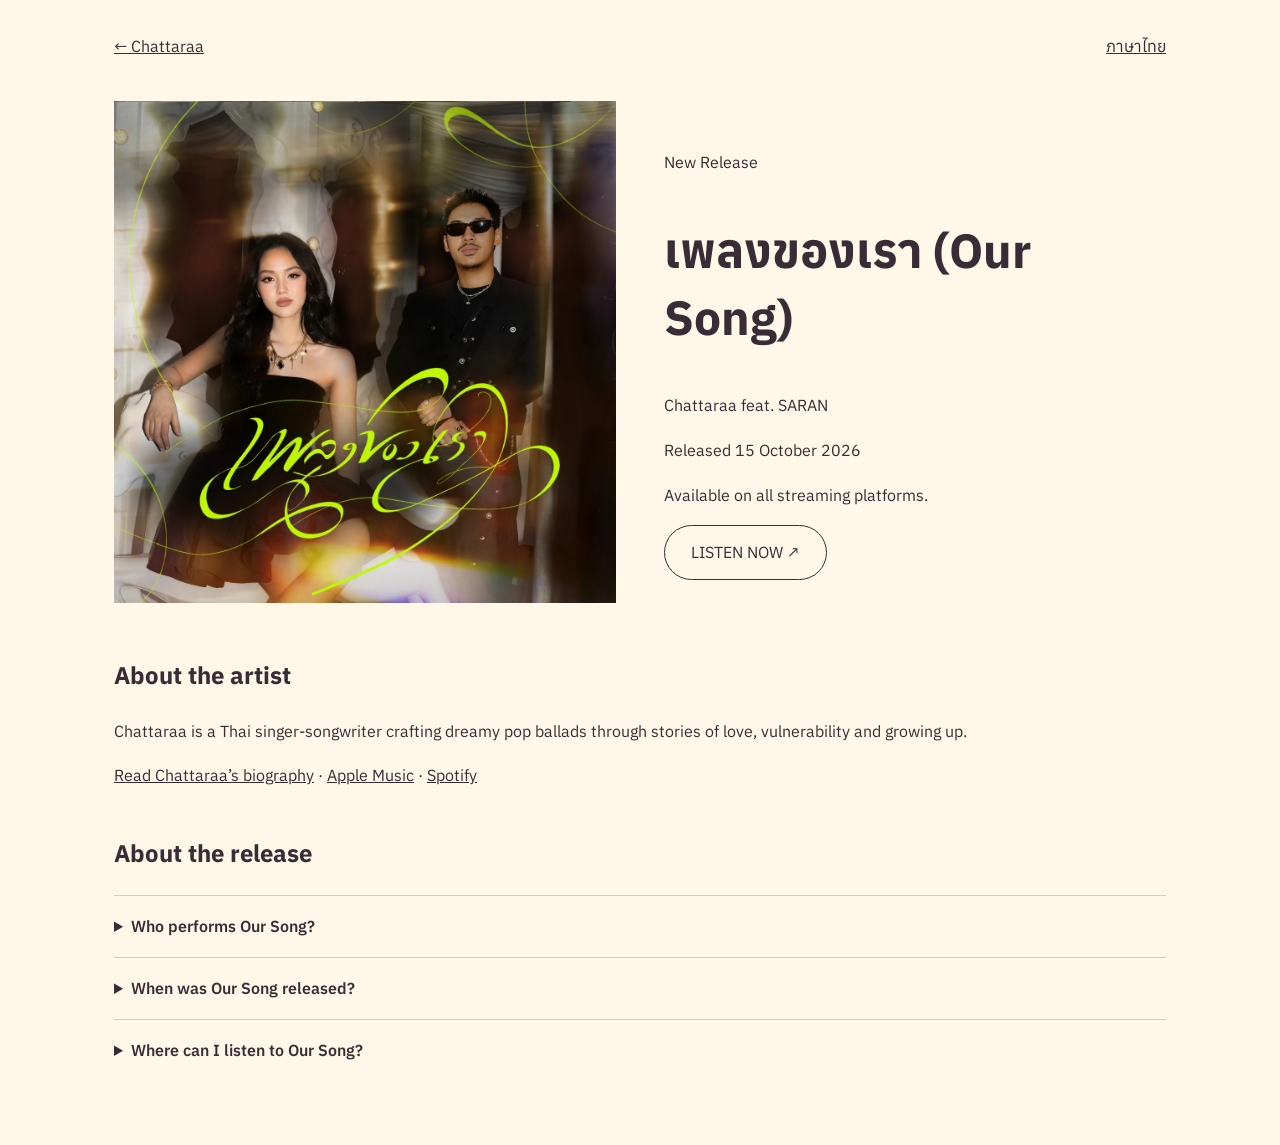
<file: music/our-song/index.html>
<!doctype html><html lang="en"><head><meta charset="utf-8"/><meta name="viewport" content="width=device-width,initial-scale=1"/><title>เพลงของเรา (Our Song) — Chattaraa feat. SARAN | Official Release</title><meta name="description" content="เพลงของเรา (Our Song) by Chattaraa feat. SARAN. Released 15 October 2026. Listen and watch the official music video."/><meta name="robots" content="index,follow,max-image-preview:large"/><link rel="canonical" href="https://www.chattaraa.com/music/our-song/"/><link rel="alternate" hreflang="en" href="https://www.chattaraa.com/music/our-song/"/><link rel="alternate" hreflang="th" href="https://www.chattaraa.com/th/music/our-song/"/><link rel="alternate" hreflang="x-default" href="https://www.chattaraa.com/music/our-song/"/><meta property="og:type" content="music.song"/><meta property="og:title" content="เพลงของเรา (Our Song) — Chattaraa feat. SARAN"/><meta property="og:description" content="เพลงของเรา (Our Song) by Chattaraa feat. SARAN. Released 15 October 2026. Listen and watch the official music video."/><meta property="og:url" content="https://www.chattaraa.com/music/our-song/"/><meta property="og:image" content="https://www.chattaraa.com/assets/our-song-presave.webp"/><meta name="twitter:card" content="summary_large_image"/><link href="https://fonts.googleapis.com/css2?family=Anuphan:wght@400;600&amp;family=DM+Sans:wght@400;600&amp;display=swap" rel="stylesheet"/><style>*{box-sizing:border-box}body{margin:0;background:#fff8e9;color:#382d36;font-family:Anuphan,'DM Sans',sans-serif;line-height:1.8}main{max-width:1100px;margin:auto;padding:32px 24px 64px}a{color:inherit}nav{display:flex;justify-content:space-between;margin-bottom:40px}.release{display:grid;grid-template-columns:1fr 1fr;gap:48px;align-items:center}img{width:100%;height:auto}h1{font-size:clamp(30px,4vw,48px);line-height:1.4}h2{margin-top:42px}.button{display:inline-block;padding:12px 26px;border:1px solid;border-radius:30px;text-decoration:none}details{border-top:1px solid #d9c6cc;padding:16px 0}summary{font-weight:600;cursor:pointer}a:focus-visible{outline:3px solid #ad285e;outline-offset:4px}@media(max-width:650px){.release{grid-template-columns:1fr;gap:16px}}</style><script type="application/ld+json">{"@context":"https://schema.org","@graph":[{"@type":"MusicRecording","@id":"https://www.chattaraa.com/music/our-song/#recording","name":"เพลงของเรา (Our Song)","datePublished":"2026-10-15","byArtist":[{"@id":"https://www.chattaraa.com/#artist"},{"@type":"Person","name":"SARAN"}],"url":"https://www.chattaraa.com/music/our-song/","sameAs":["https://youtu.be/ZJOv2LEGpvU?si=WxZj2rjFKIjc48y0"],"image":"https://www.chattaraa.com/assets/our-song-presave.webp"},{"@type":"WebPage","@id":"https://www.chattaraa.com/music/our-song/","name":"เพลงของเรา (Our Song) — Chattaraa feat. SARAN","url":"https://www.chattaraa.com/music/our-song/","inLanguage":"en","mainEntity":{"@id":"https://www.chattaraa.com/music/our-song/#recording"}},{"@type":"FAQPage","mainEntity":[{"@type":"Question","name":"Who performs Our Song?","acceptedAnswer":{"@type":"Answer","text":"เพลงของเรา (Our Song) is performed by Chattaraa feat. SARAN."}},{"@type":"Question","name":"When was Our Song released?","acceptedAnswer":{"@type":"Answer","text":"Our Song was released on 15 October 2026."}},{"@type":"Question","name":"Where can I listen to Our Song?","acceptedAnswer":{"@type":"Answer","text":"Our Song is available on streaming platforms. Watch the official music video through the YouTube link on this page."}}]}]}</script></head><body><main><nav><a href="/">← Chattaraa</a><a href="/th/music/our-song/" hreflang="th">ภาษาไทย</a></nav><article><div class="release"><a href="https://youtu.be/ZJOv2LEGpvU?si=WxZj2rjFKIjc48y0" target="_blank" rel="noopener noreferrer" aria-label="Listen to Our Song on YouTube"><img src="/assets/our-song-presave.webp" alt="เพลงของเรา (Our Song) cover artwork — Chattaraa feat. SARAN" width="1200" height="1200"/></a><div><p>New Release</p><h1>เพลงของเรา (Our Song)</h1><p>Chattaraa feat. SARAN</p><p>Released <time datetime="2026-10-15">15 October 2026</time></p><p>Available on all streaming platforms.</p><a class="button" href="https://youtu.be/ZJOv2LEGpvU?si=WxZj2rjFKIjc48y0" target="_blank" rel="noopener noreferrer">LISTEN NOW ↗</a></div></div><h2>About the artist</h2><p>Chattaraa is a Thai singer-songwriter crafting dreamy pop ballads through stories of love, vulnerability and growing up.</p><p><a href="/#about">Read Chattaraa’s biography</a> · <a href="https://music.apple.com/us/artist/chattaraa/1829408654">Apple Music</a> · <a href="https://open.spotify.com/artist/7L1WY9iSSZenZPKcU98Fn6">Spotify</a></p><h2>About the release</h2><details><summary>Who performs Our Song?</summary><p>เพลงของเรา (Our Song) is performed by Chattaraa feat. SARAN.</p></details><details><summary>When was Our Song released?</summary><p>Our Song was released on 15 October 2026.</p></details><details><summary>Where can I listen to Our Song?</summary><p>Our Song is available on streaming platforms. Watch the official music video through the YouTube link on this page.</p></details></article></main></body></html>
</file>
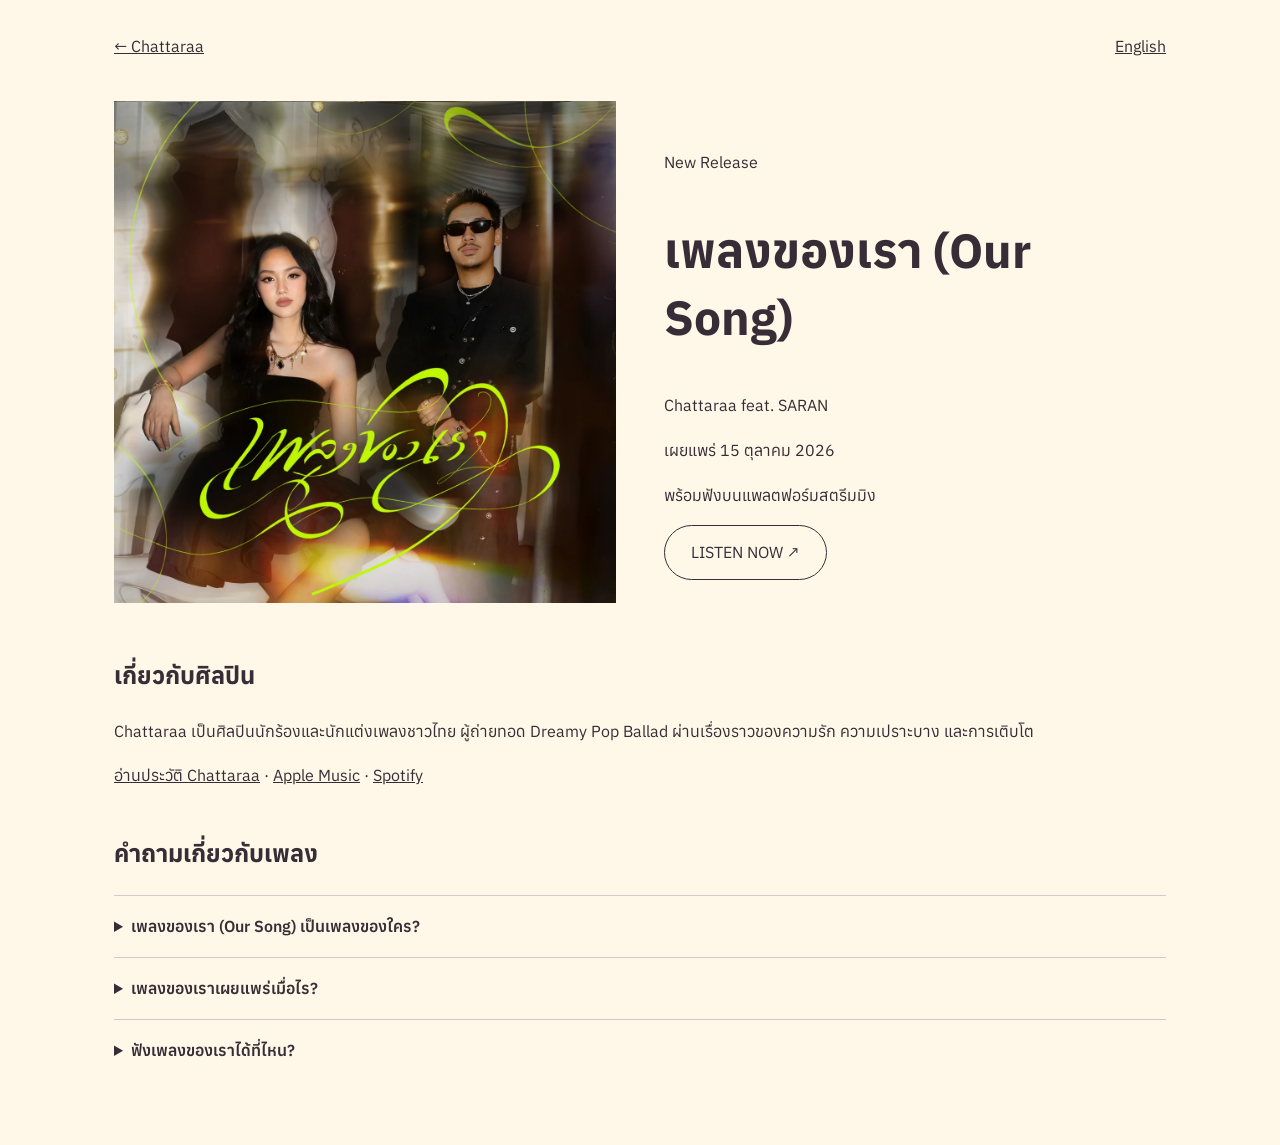
<file: th/music/our-song/index.html>
<!doctype html><html lang="th"><head><meta charset="utf-8"/><meta name="viewport" content="width=device-width,initial-scale=1"/><title>เพลงของเรา (Our Song) — Chattaraa feat. SARAN | Official Release</title><meta name="description" content="เพลงของเรา (Our Song) โดย Chattaraa feat. SARAN เผยแพร่วันที่ 15 ตุลาคม 2026 ฟังเพลงและดูมิวสิกวิดีโอทางการ"/><meta name="robots" content="index,follow,max-image-preview:large"/><link rel="canonical" href="https://www.chattaraa.com/th/music/our-song/"/><link rel="alternate" hreflang="en" href="https://www.chattaraa.com/music/our-song/"/><link rel="alternate" hreflang="th" href="https://www.chattaraa.com/th/music/our-song/"/><link rel="alternate" hreflang="x-default" href="https://www.chattaraa.com/music/our-song/"/><meta property="og:type" content="music.song"/><meta property="og:title" content="เพลงของเรา (Our Song) — Chattaraa feat. SARAN"/><meta property="og:description" content="เพลงของเรา (Our Song) โดย Chattaraa feat. SARAN เผยแพร่วันที่ 15 ตุลาคม 2026 ฟังเพลงและดูมิวสิกวิดีโอทางการ"/><meta property="og:url" content="https://www.chattaraa.com/th/music/our-song/"/><meta property="og:image" content="https://www.chattaraa.com/assets/our-song-presave.webp"/><meta name="twitter:card" content="summary_large_image"/><link href="https://fonts.googleapis.com/css2?family=Anuphan:wght@400;600&amp;family=DM+Sans:wght@400;600&amp;display=swap" rel="stylesheet"/><style>*{box-sizing:border-box}body{margin:0;background:#fff8e9;color:#382d36;font-family:Anuphan,'DM Sans',sans-serif;line-height:1.8}main{max-width:1100px;margin:auto;padding:32px 24px 64px}a{color:inherit}nav{display:flex;justify-content:space-between;margin-bottom:40px}.release{display:grid;grid-template-columns:1fr 1fr;gap:48px;align-items:center}img{width:100%;height:auto}h1{font-size:clamp(30px,4vw,48px);line-height:1.4}h2{margin-top:42px}.button{display:inline-block;padding:12px 26px;border:1px solid;border-radius:30px;text-decoration:none}details{border-top:1px solid #d9c6cc;padding:16px 0}summary{font-weight:600;cursor:pointer}a:focus-visible{outline:3px solid #ad285e;outline-offset:4px}@media(max-width:650px){.release{grid-template-columns:1fr;gap:16px}}</style><script type="application/ld+json">{"@context":"https://schema.org","@graph":[{"@type":"MusicRecording","@id":"https://www.chattaraa.com/music/our-song/#recording","name":"เพลงของเรา (Our Song)","datePublished":"2026-10-15","byArtist":[{"@id":"https://www.chattaraa.com/#artist"},{"@type":"Person","name":"SARAN"}],"url":"https://www.chattaraa.com/th/music/our-song/","sameAs":["https://youtu.be/ZJOv2LEGpvU?si=WxZj2rjFKIjc48y0"],"image":"https://www.chattaraa.com/assets/our-song-presave.webp"},{"@type":"WebPage","@id":"https://www.chattaraa.com/th/music/our-song/","name":"เพลงของเรา (Our Song) — Chattaraa feat. SARAN","url":"https://www.chattaraa.com/th/music/our-song/","inLanguage":"th","mainEntity":{"@id":"https://www.chattaraa.com/music/our-song/#recording"}},{"@type":"FAQPage","mainEntity":[{"@type":"Question","name":"เพลงของเรา (Our Song) เป็นเพลงของใคร?","acceptedAnswer":{"@type":"Answer","text":"เพลงของเรา (Our Song) เป็นเพลงของ Chattaraa feat. SARAN"}},{"@type":"Question","name":"เพลงของเราเผยแพร่เมื่อไร?","acceptedAnswer":{"@type":"Answer","text":"เผยแพร่วันที่ 15 ตุลาคม 2026"}},{"@type":"Question","name":"ฟังเพลงของเราได้ที่ไหน?","acceptedAnswer":{"@type":"Answer","text":"ฟังได้บนแพลตฟอร์มสตรีมมิงและชมมิวสิกวิดีโอผ่านลิงก์ YouTube ทางการในหน้านี้"}}]}]}</script></head><body><main><nav><a href="/th/">← Chattaraa</a><a href="/music/our-song/" hreflang="en">English</a></nav><article><div class="release"><a href="https://youtu.be/ZJOv2LEGpvU?si=WxZj2rjFKIjc48y0" target="_blank" rel="noopener noreferrer" aria-label="Listen to Our Song on YouTube"><img src="/assets/our-song-presave.webp" alt="เพลงของเรา (Our Song) cover artwork — Chattaraa feat. SARAN" width="1200" height="1200"/></a><div><p>New Release</p><h1>เพลงของเรา (Our Song)</h1><p>Chattaraa feat. SARAN</p><p>เผยแพร่ <time datetime="2026-10-15">15 ตุลาคม 2026</time></p><p>พร้อมฟังบนแพลตฟอร์มสตรีมมิง</p><a class="button" href="https://youtu.be/ZJOv2LEGpvU?si=WxZj2rjFKIjc48y0" target="_blank" rel="noopener noreferrer">LISTEN NOW ↗</a></div></div><h2>เกี่ยวกับศิลปิน</h2><p>Chattaraa เป็นศิลปินนักร้องและนักแต่งเพลงชาวไทย ผู้ถ่ายทอด Dreamy Pop Ballad ผ่านเรื่องราวของความรัก ความเปราะบาง และการเติบโต</p><p><a href="/th/#about">อ่านประวัติ Chattaraa</a> · <a href="https://music.apple.com/us/artist/chattaraa/1829408654">Apple Music</a> · <a href="https://open.spotify.com/artist/7L1WY9iSSZenZPKcU98Fn6">Spotify</a></p><h2>คำถามเกี่ยวกับเพลง</h2><details><summary>เพลงของเรา (Our Song) เป็นเพลงของใคร?</summary><p>เพลงของเรา (Our Song) เป็นเพลงของ Chattaraa feat. SARAN</p></details><details><summary>เพลงของเราเผยแพร่เมื่อไร?</summary><p>เผยแพร่วันที่ 15 ตุลาคม 2026</p></details><details><summary>ฟังเพลงของเราได้ที่ไหน?</summary><p>ฟังได้บนแพลตฟอร์มสตรีมมิงและชมมิวสิกวิดีโอผ่านลิงก์ YouTube ทางการในหน้านี้</p></details></article></main></body></html>
</file>
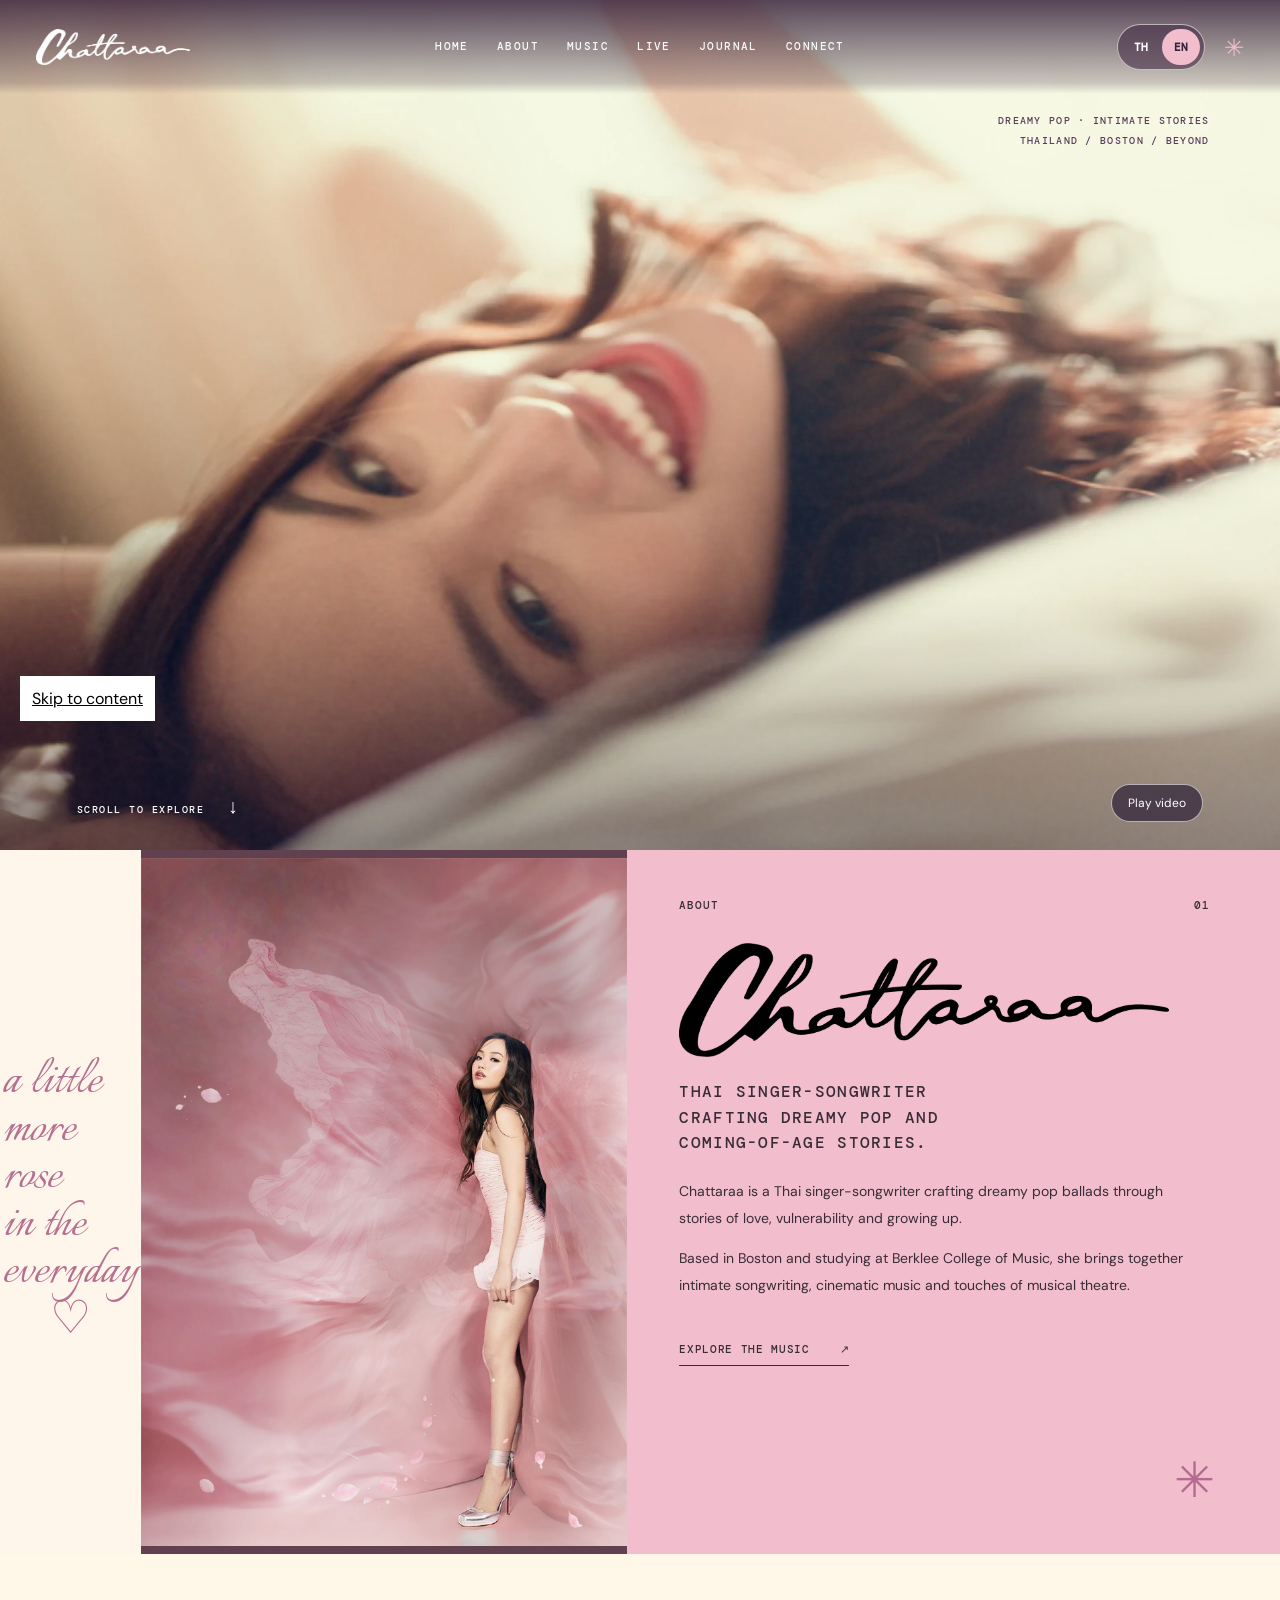
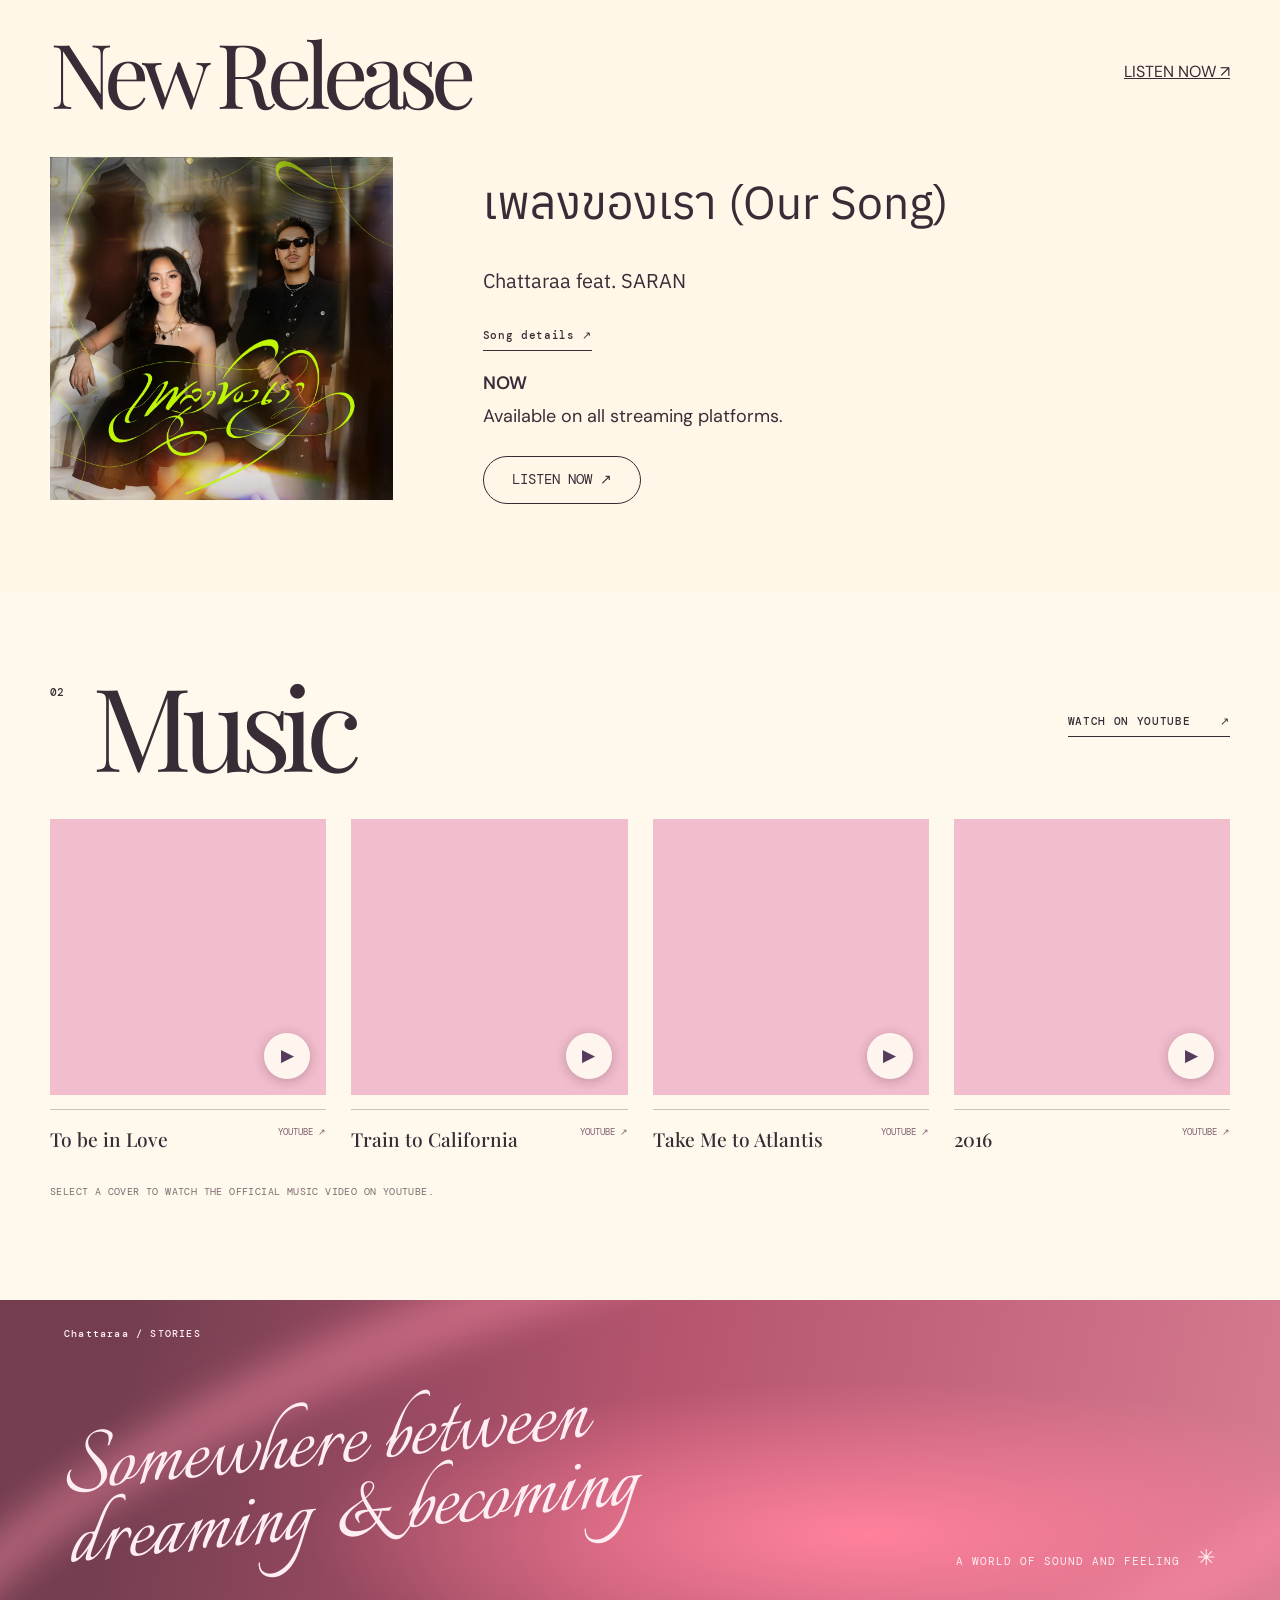
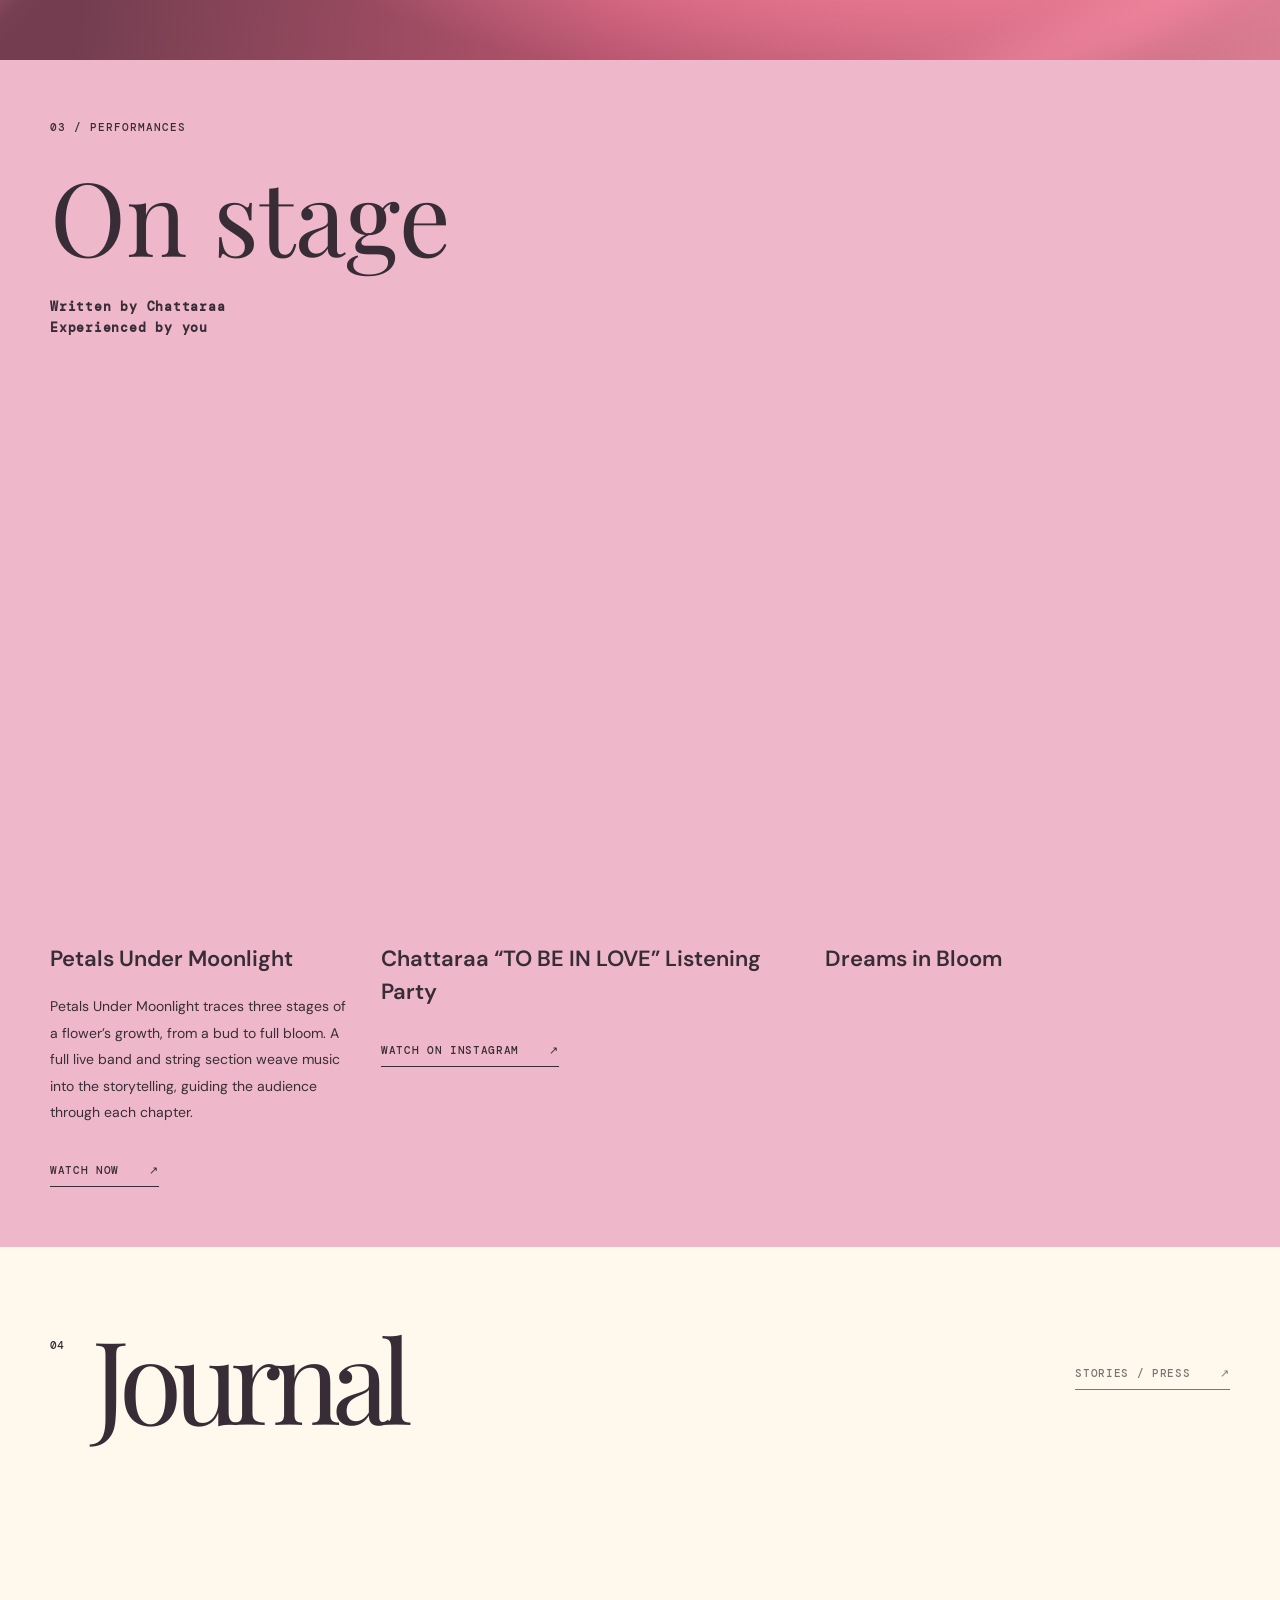
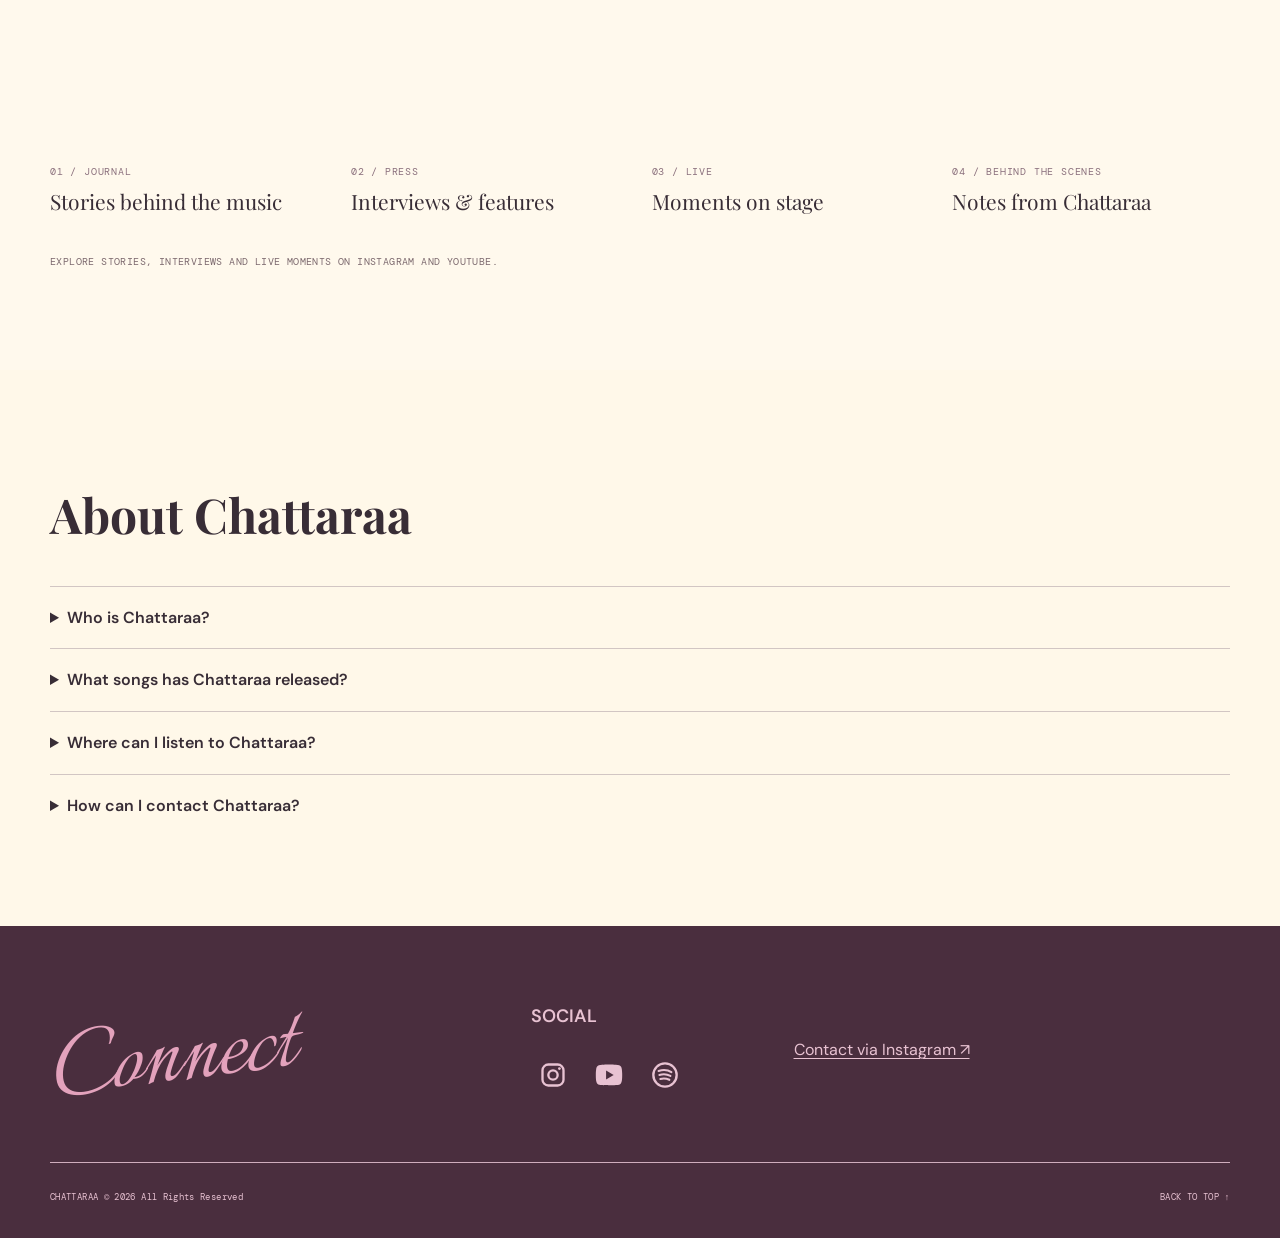
<file: about.html>
<!doctype html><html lang="en"><head><meta charset="utf-8"><meta name="viewport" content="width=device-width,initial-scale=1"><meta http-equiv="refresh" content="0;url=/#about"><link rel="canonical" href="https://www.chattaraa.com/#about"><title>CHATTARAA</title></head><body><a href="/#about">Continue to CHATTARAA</a></body></html>
</file>
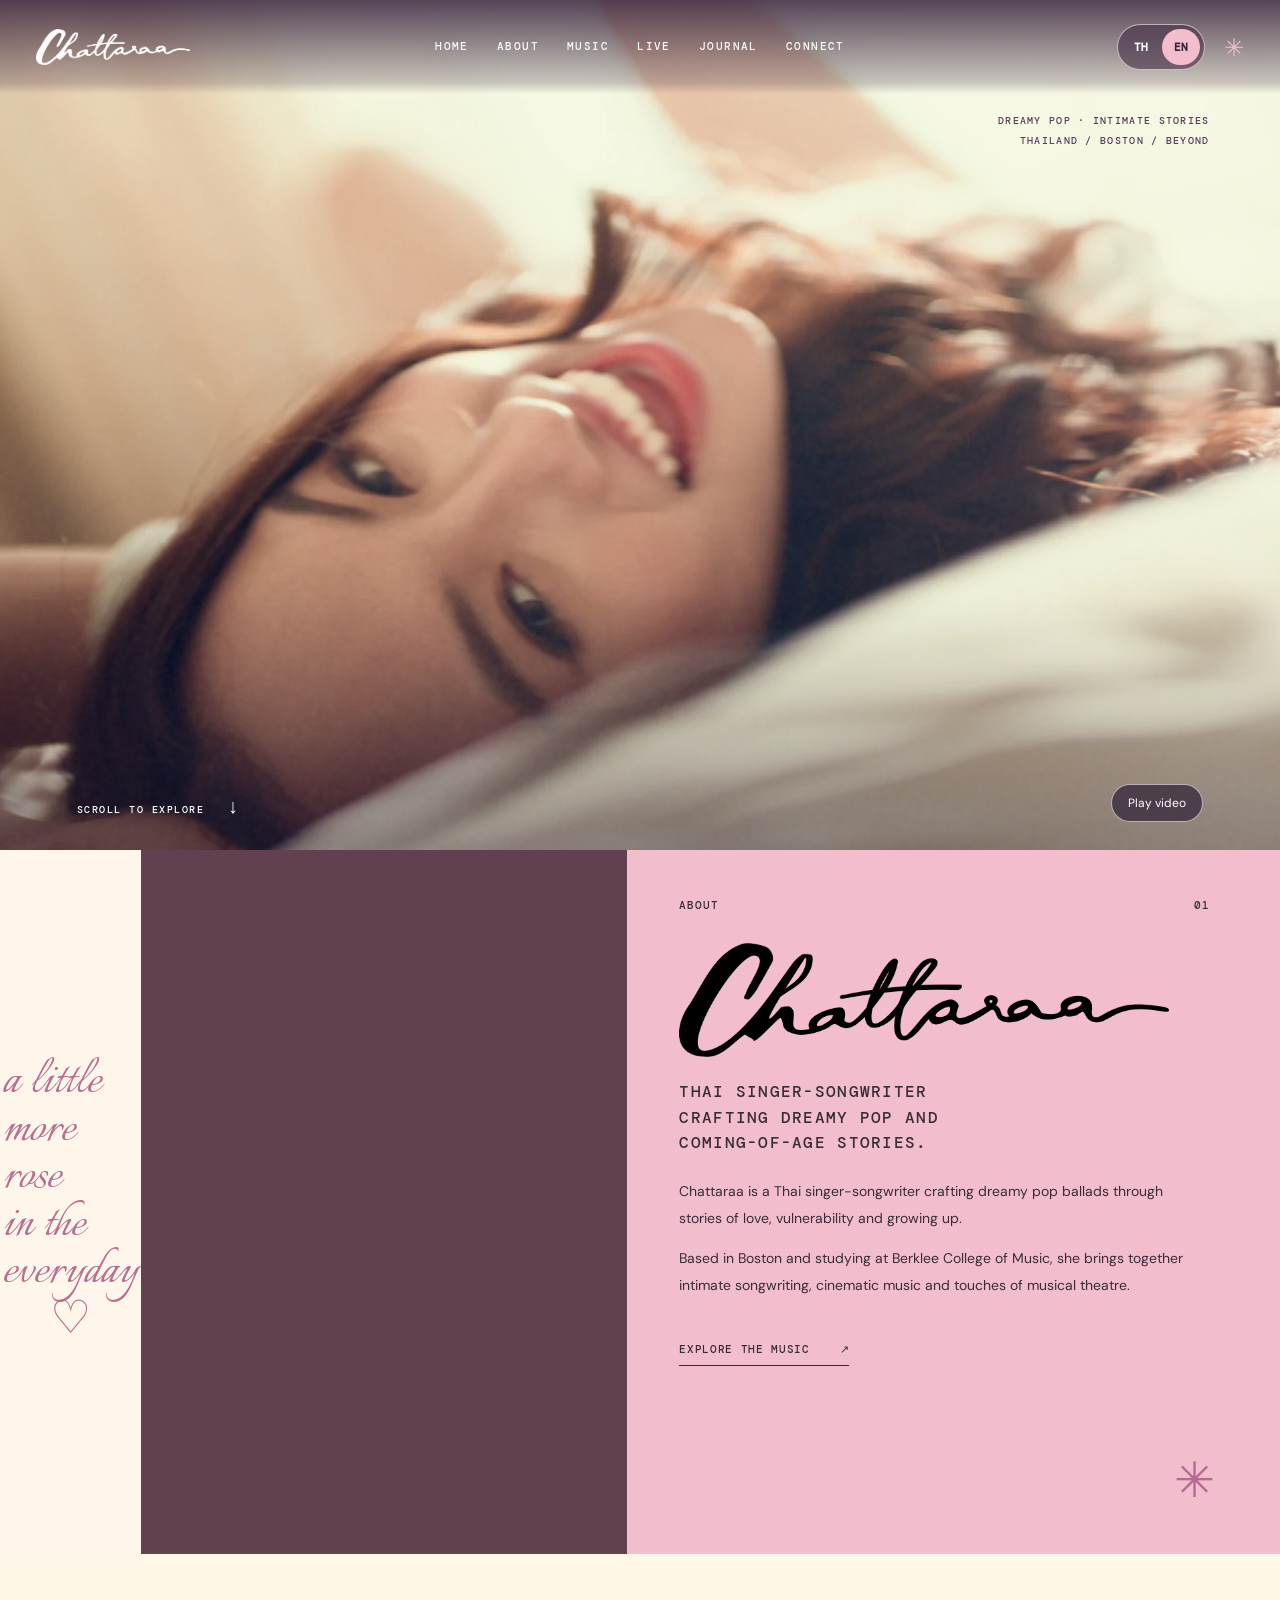
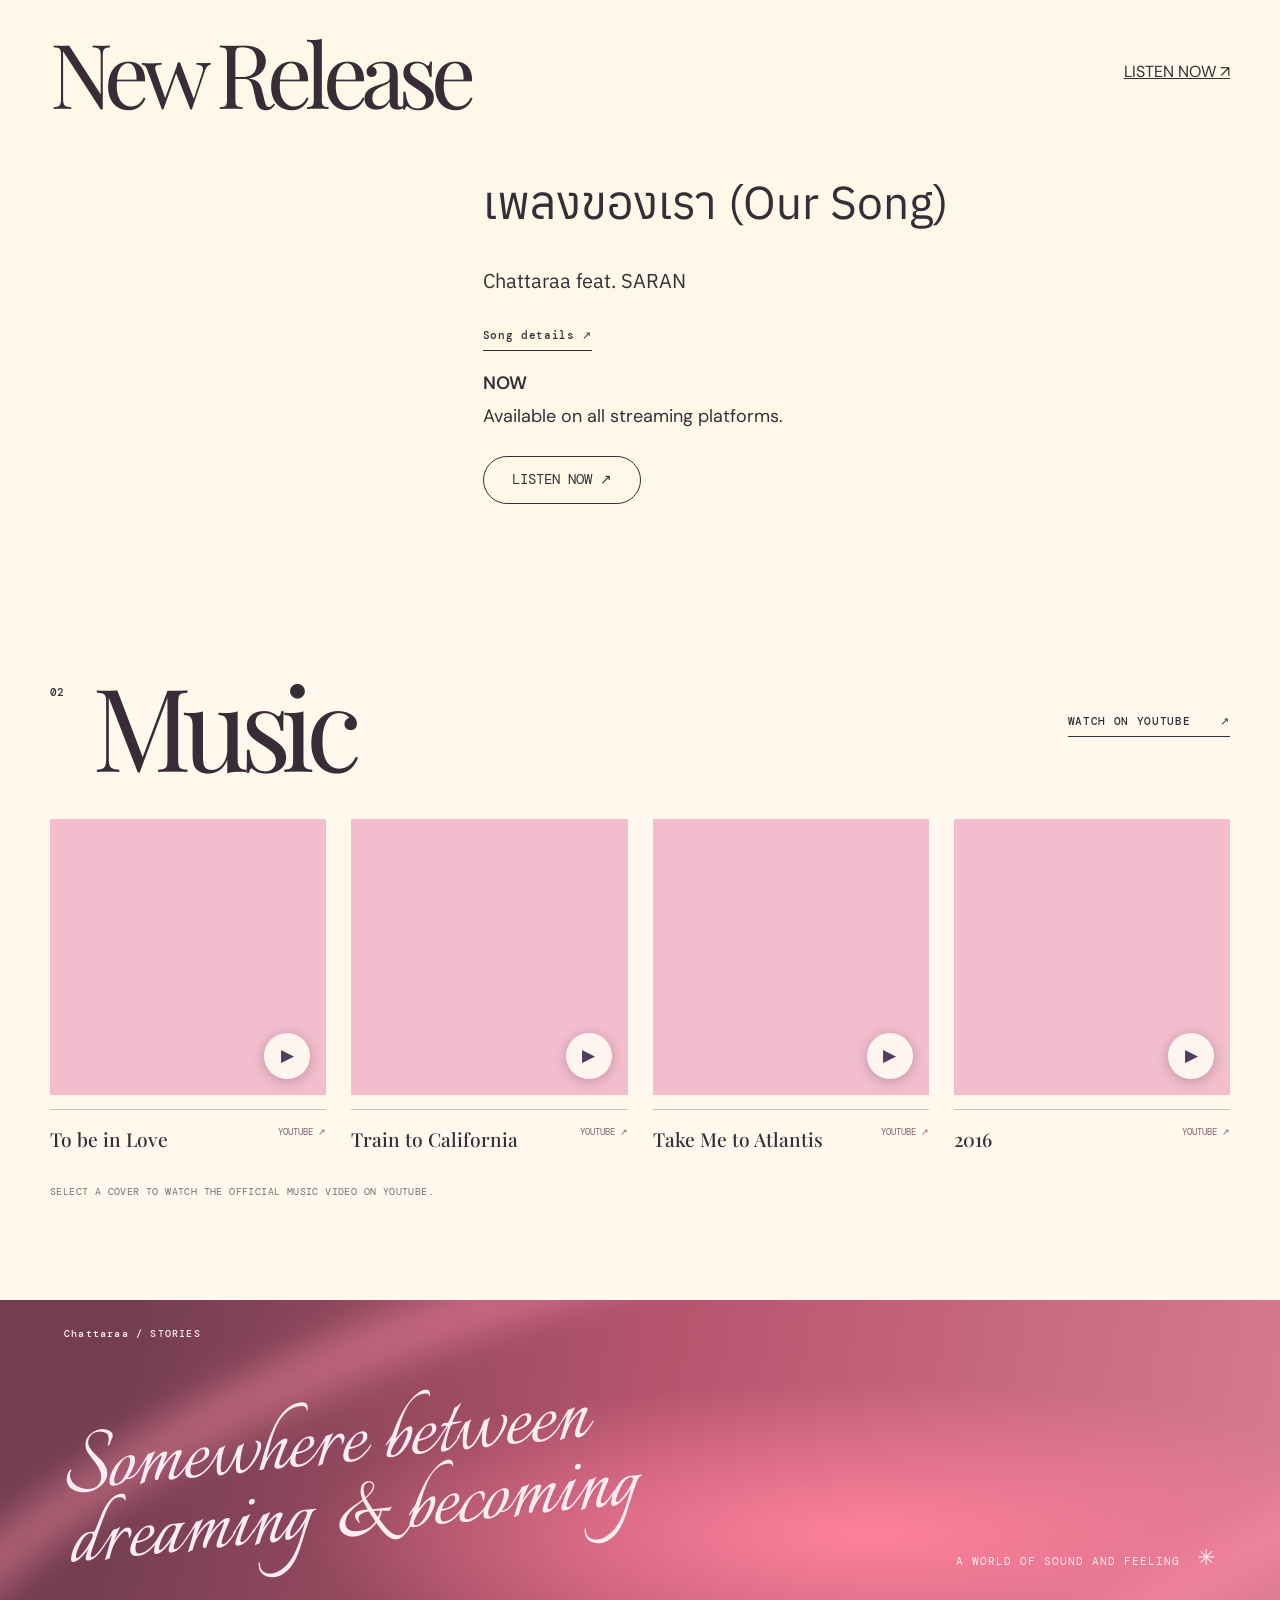
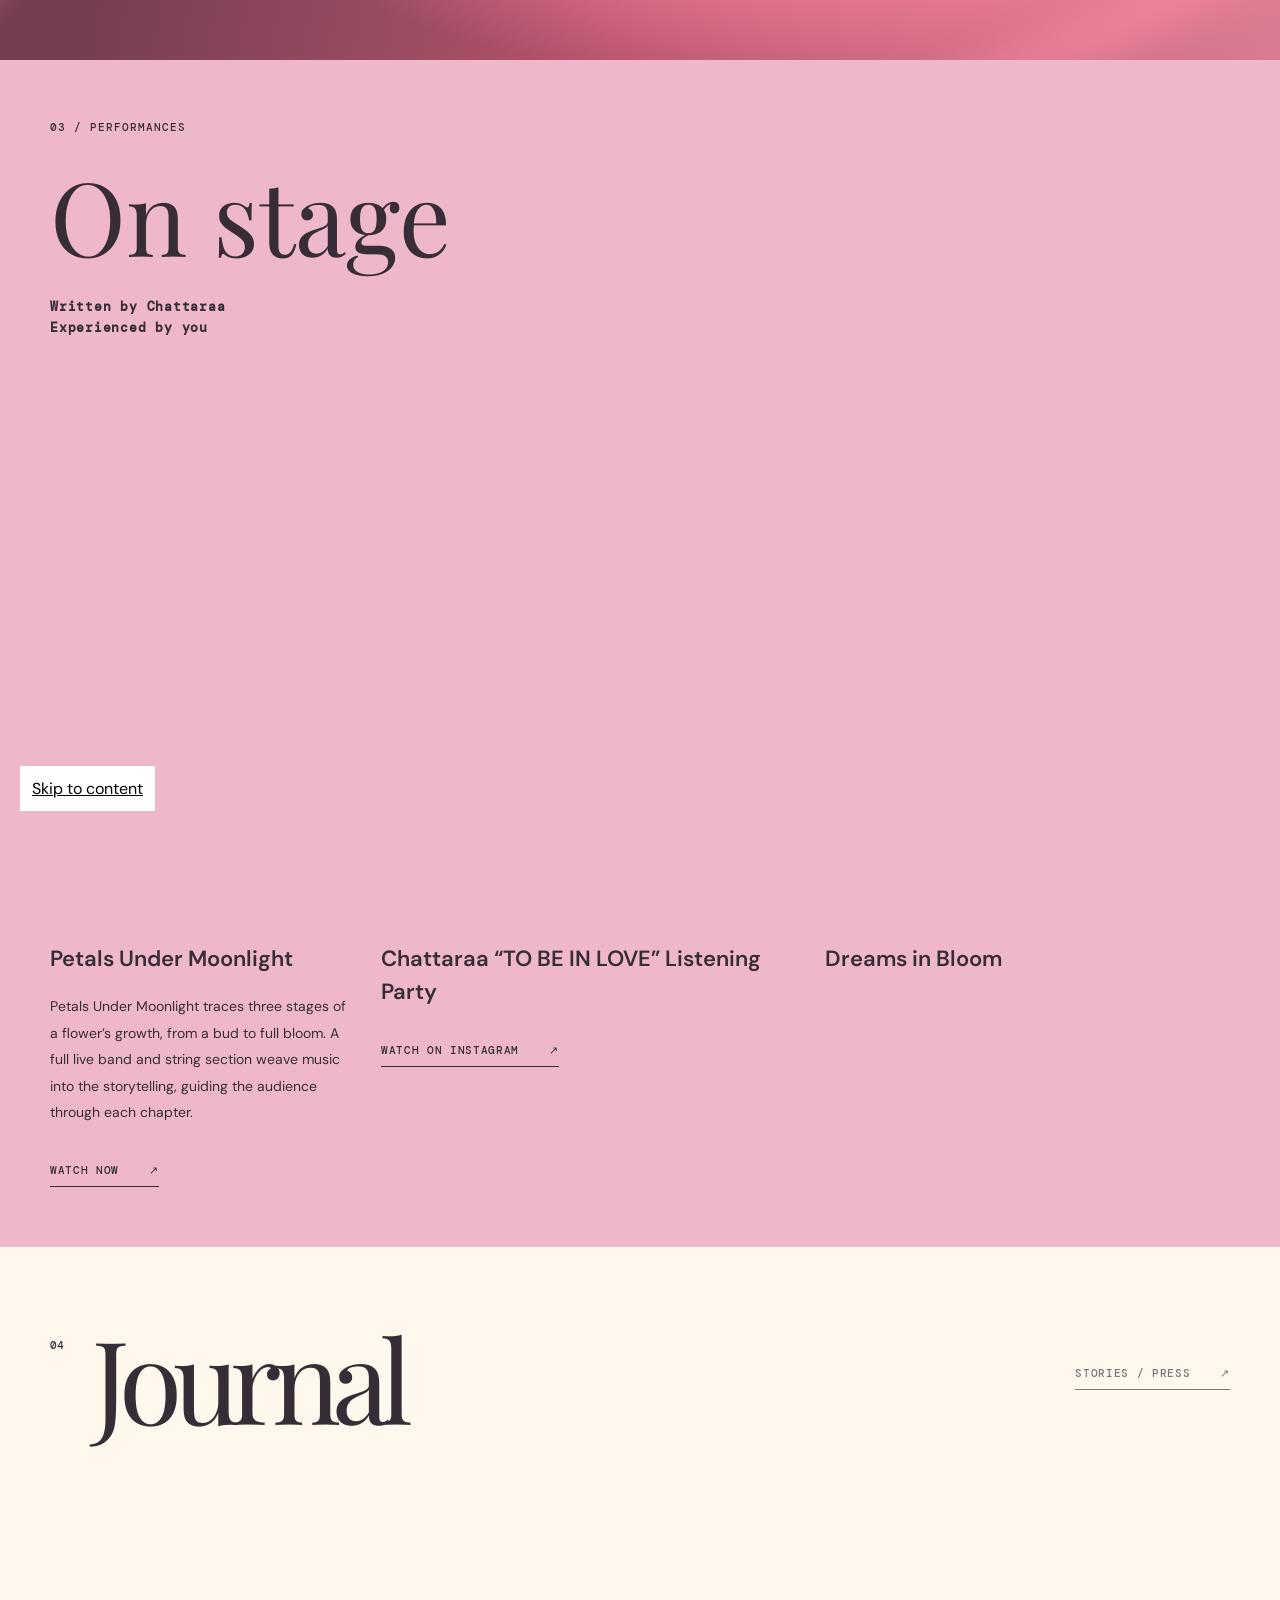
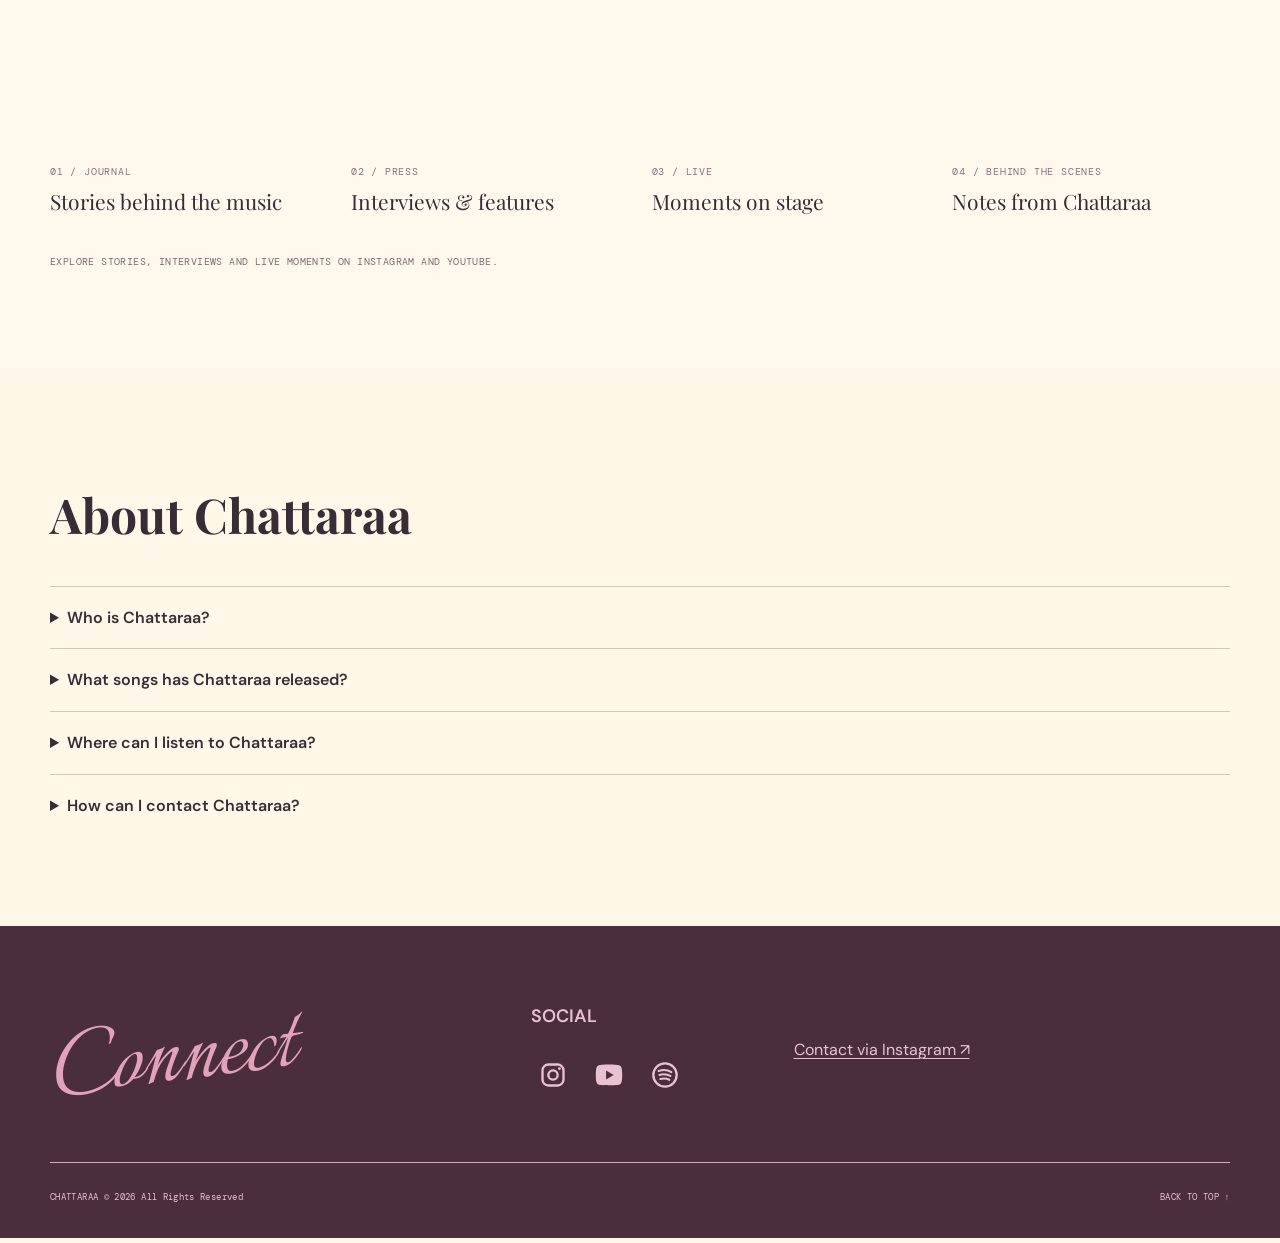
<file: contact.html>
<!doctype html><html lang="en"><head><meta charset="utf-8"><meta name="viewport" content="width=device-width,initial-scale=1"><meta http-equiv="refresh" content="0;url=/#connect"><link rel="canonical" href="https://www.chattaraa.com/#connect"><title>CHATTARAA</title></head><body><a href="/#connect">Continue to CHATTARAA</a></body></html>
</file>
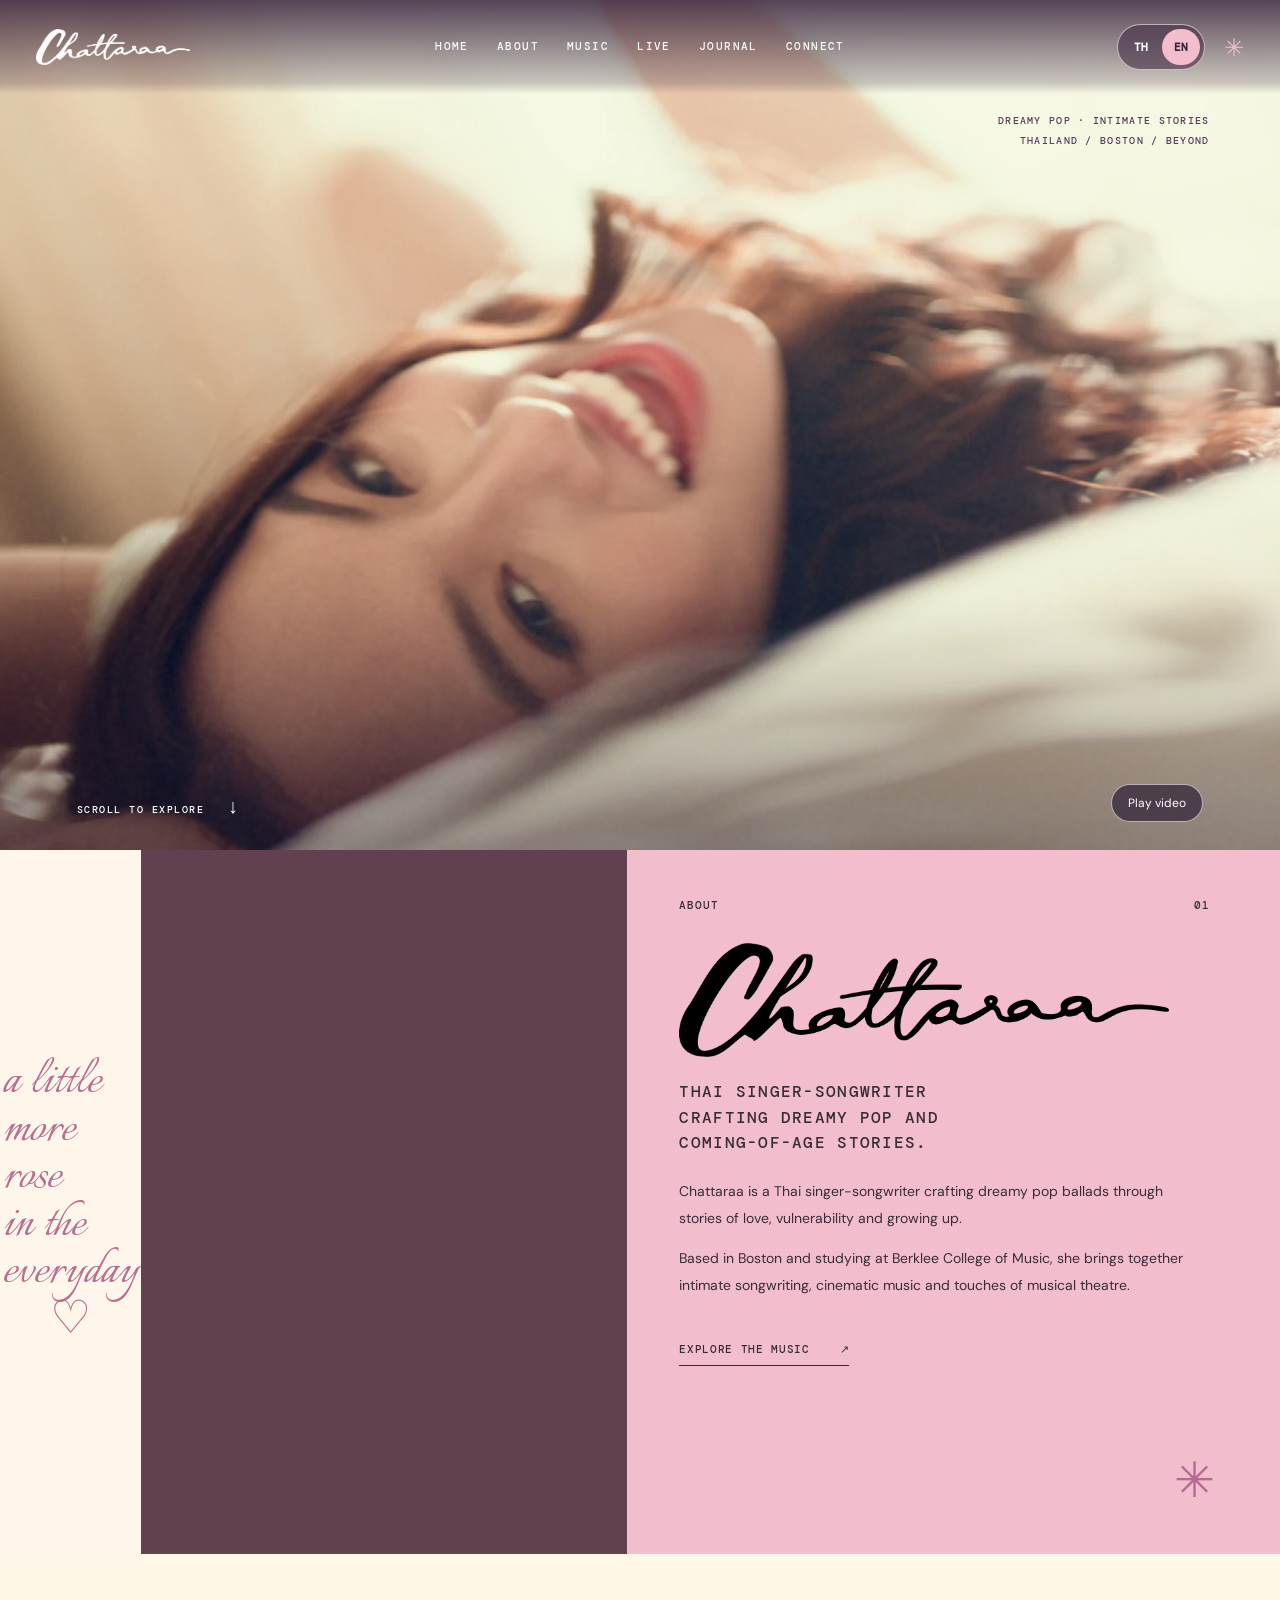
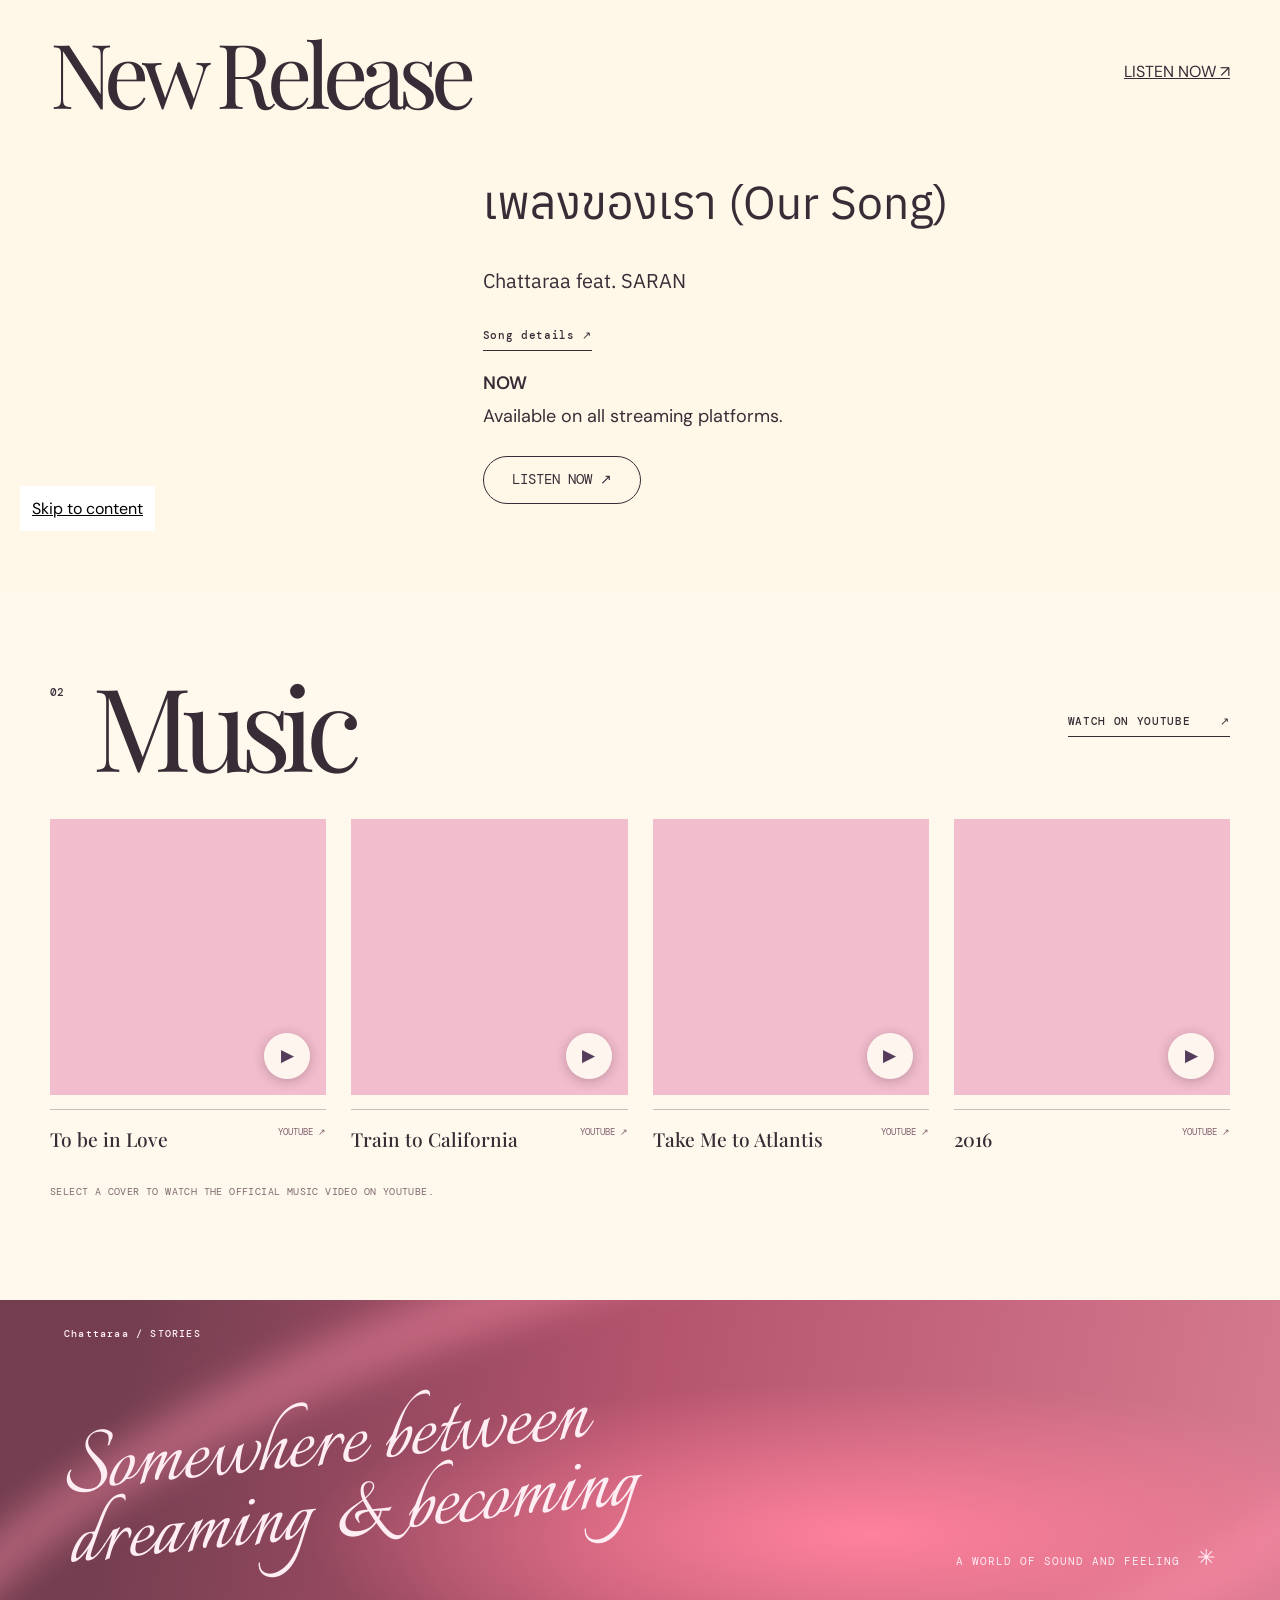
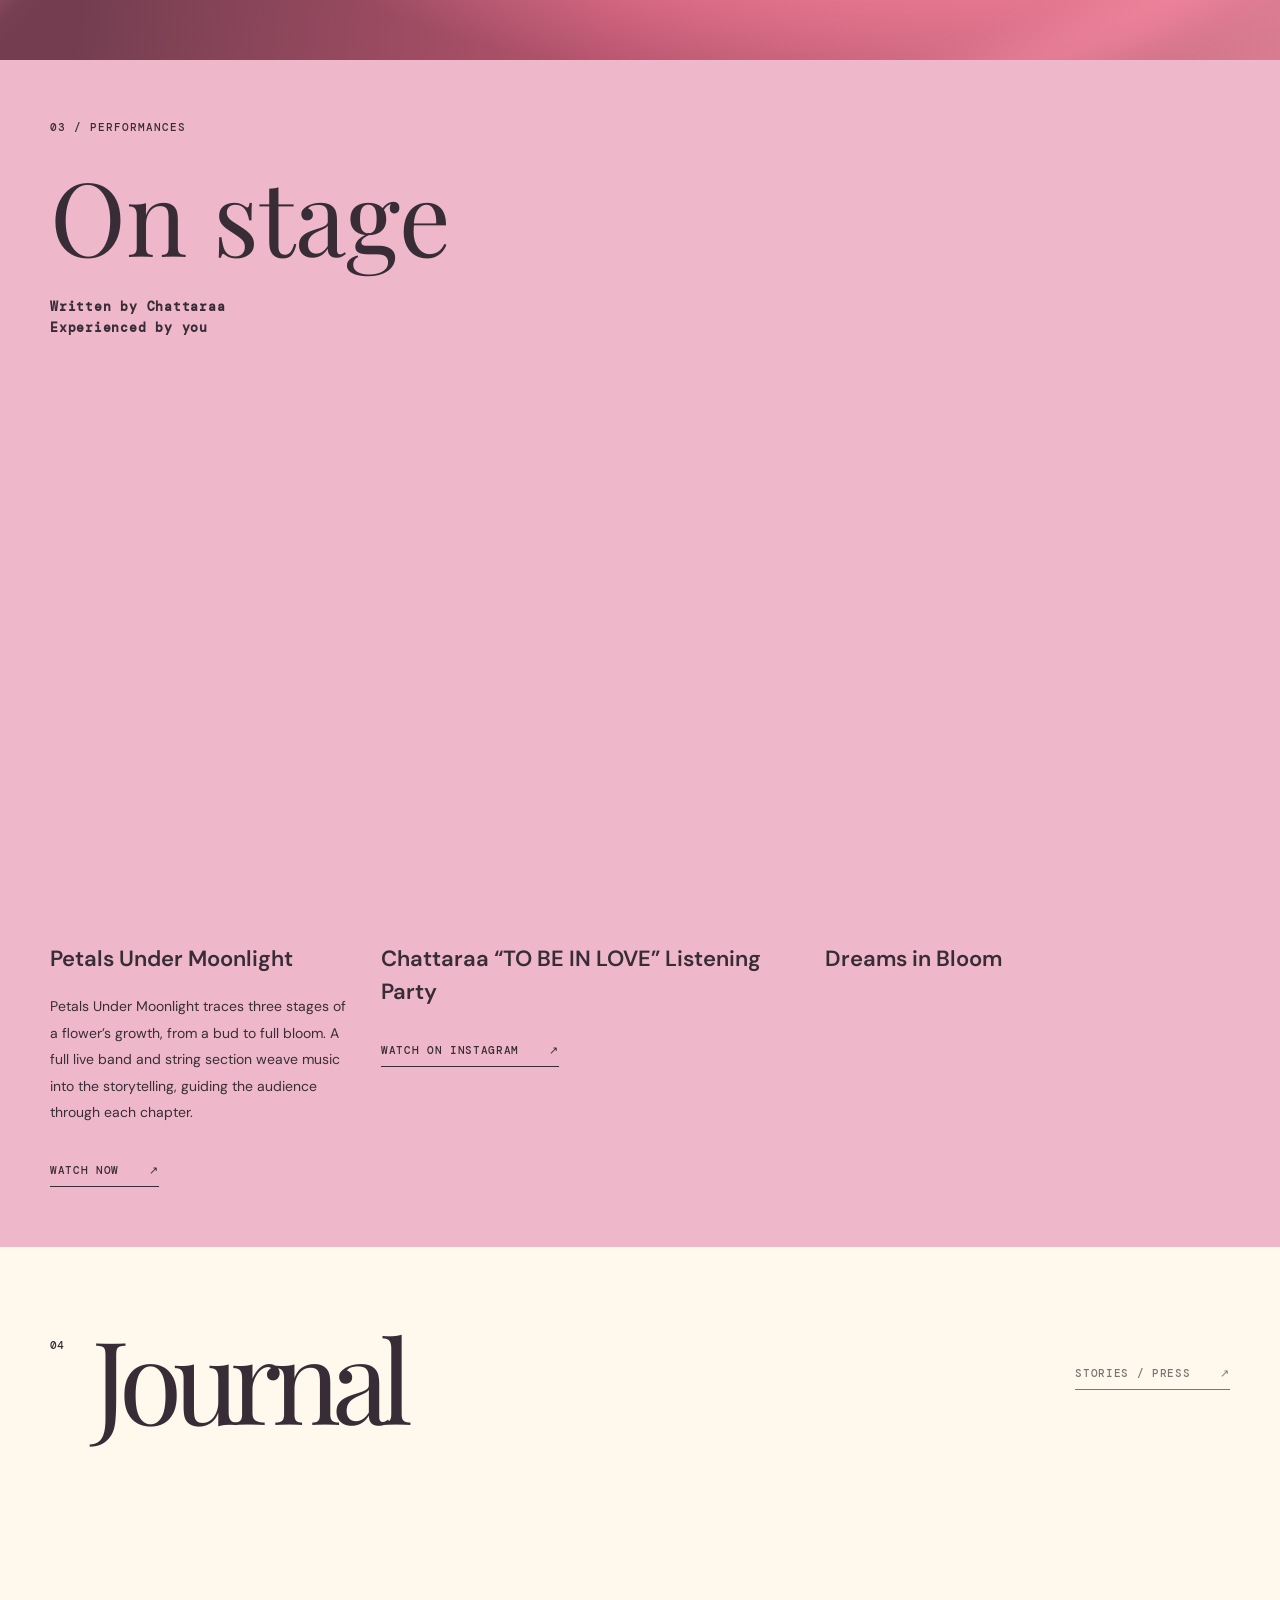
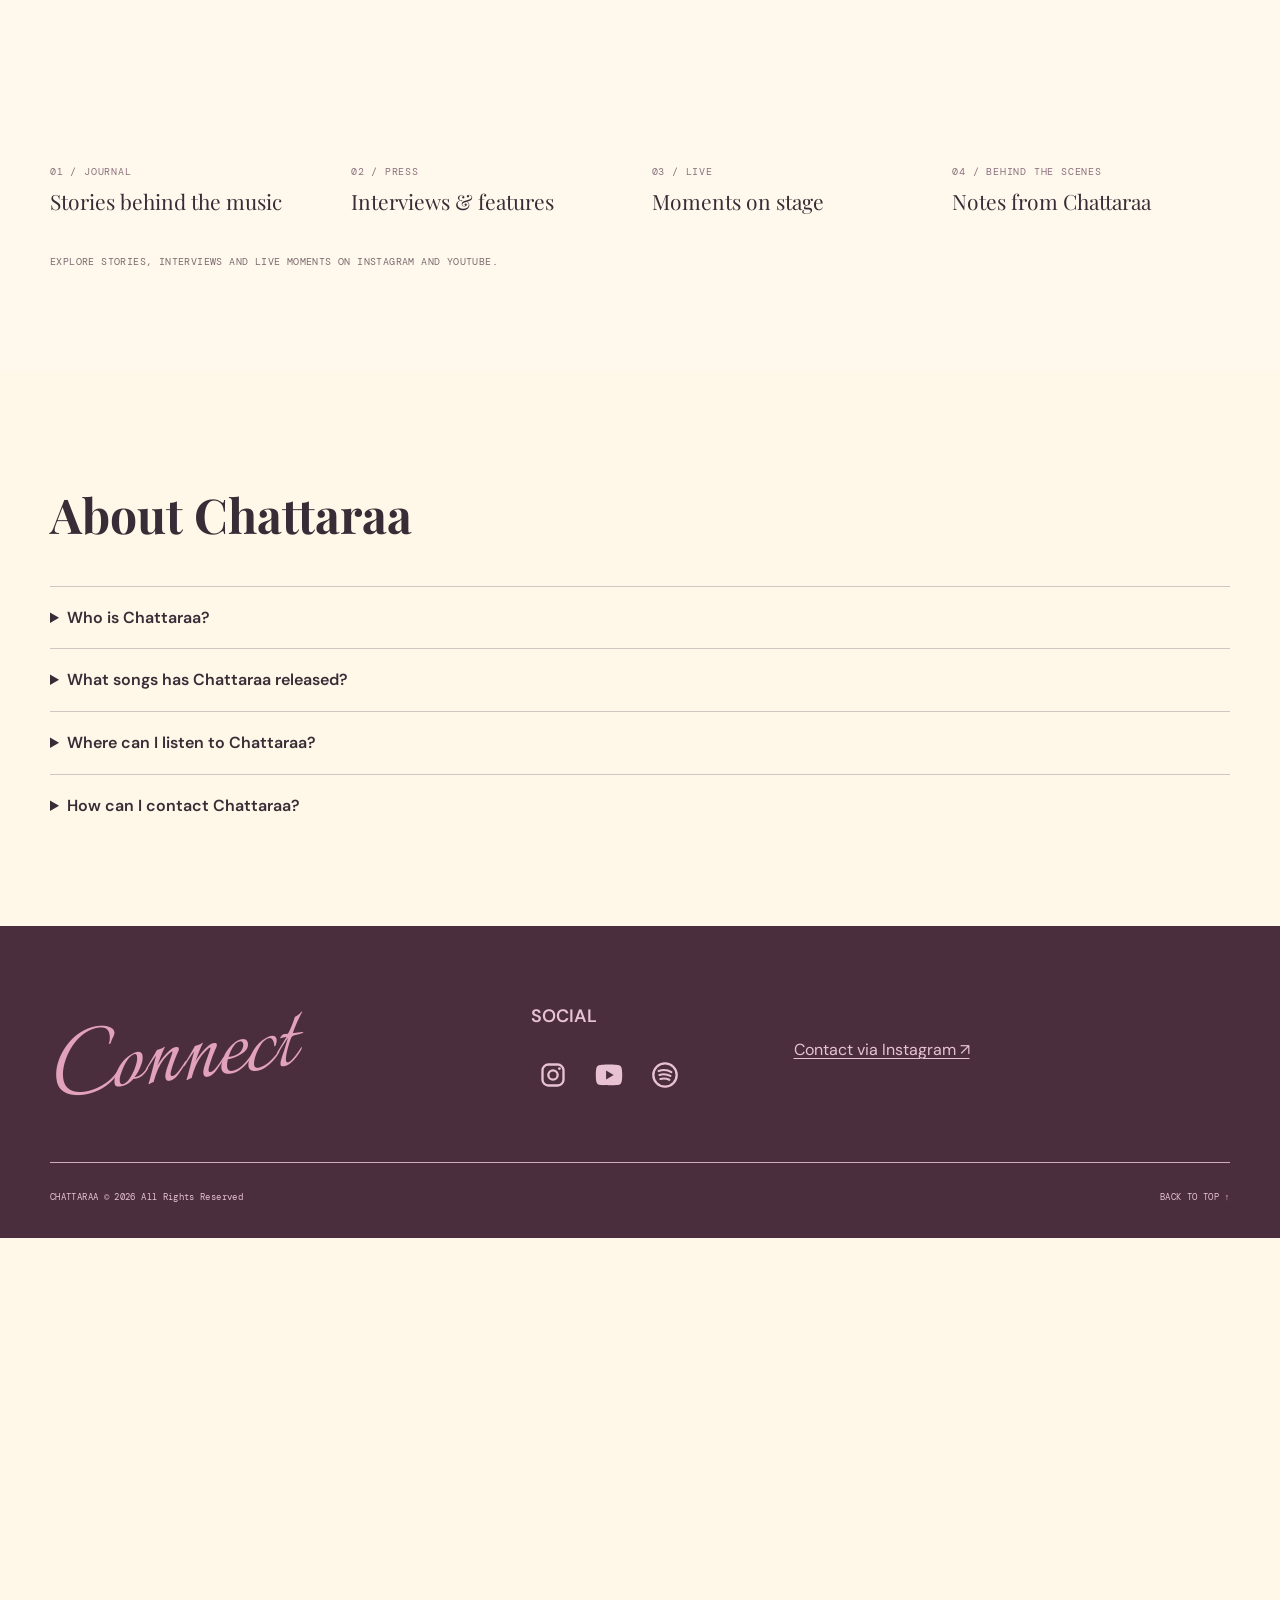
<file: journal.html>
<!doctype html><html lang="en"><head><meta charset="utf-8"><meta name="viewport" content="width=device-width,initial-scale=1"><meta http-equiv="refresh" content="0;url=/#journal"><link rel="canonical" href="https://www.chattaraa.com/#journal"><title>CHATTARAA</title></head><body><a href="/#journal">Continue to CHATTARAA</a></body></html>
</file>
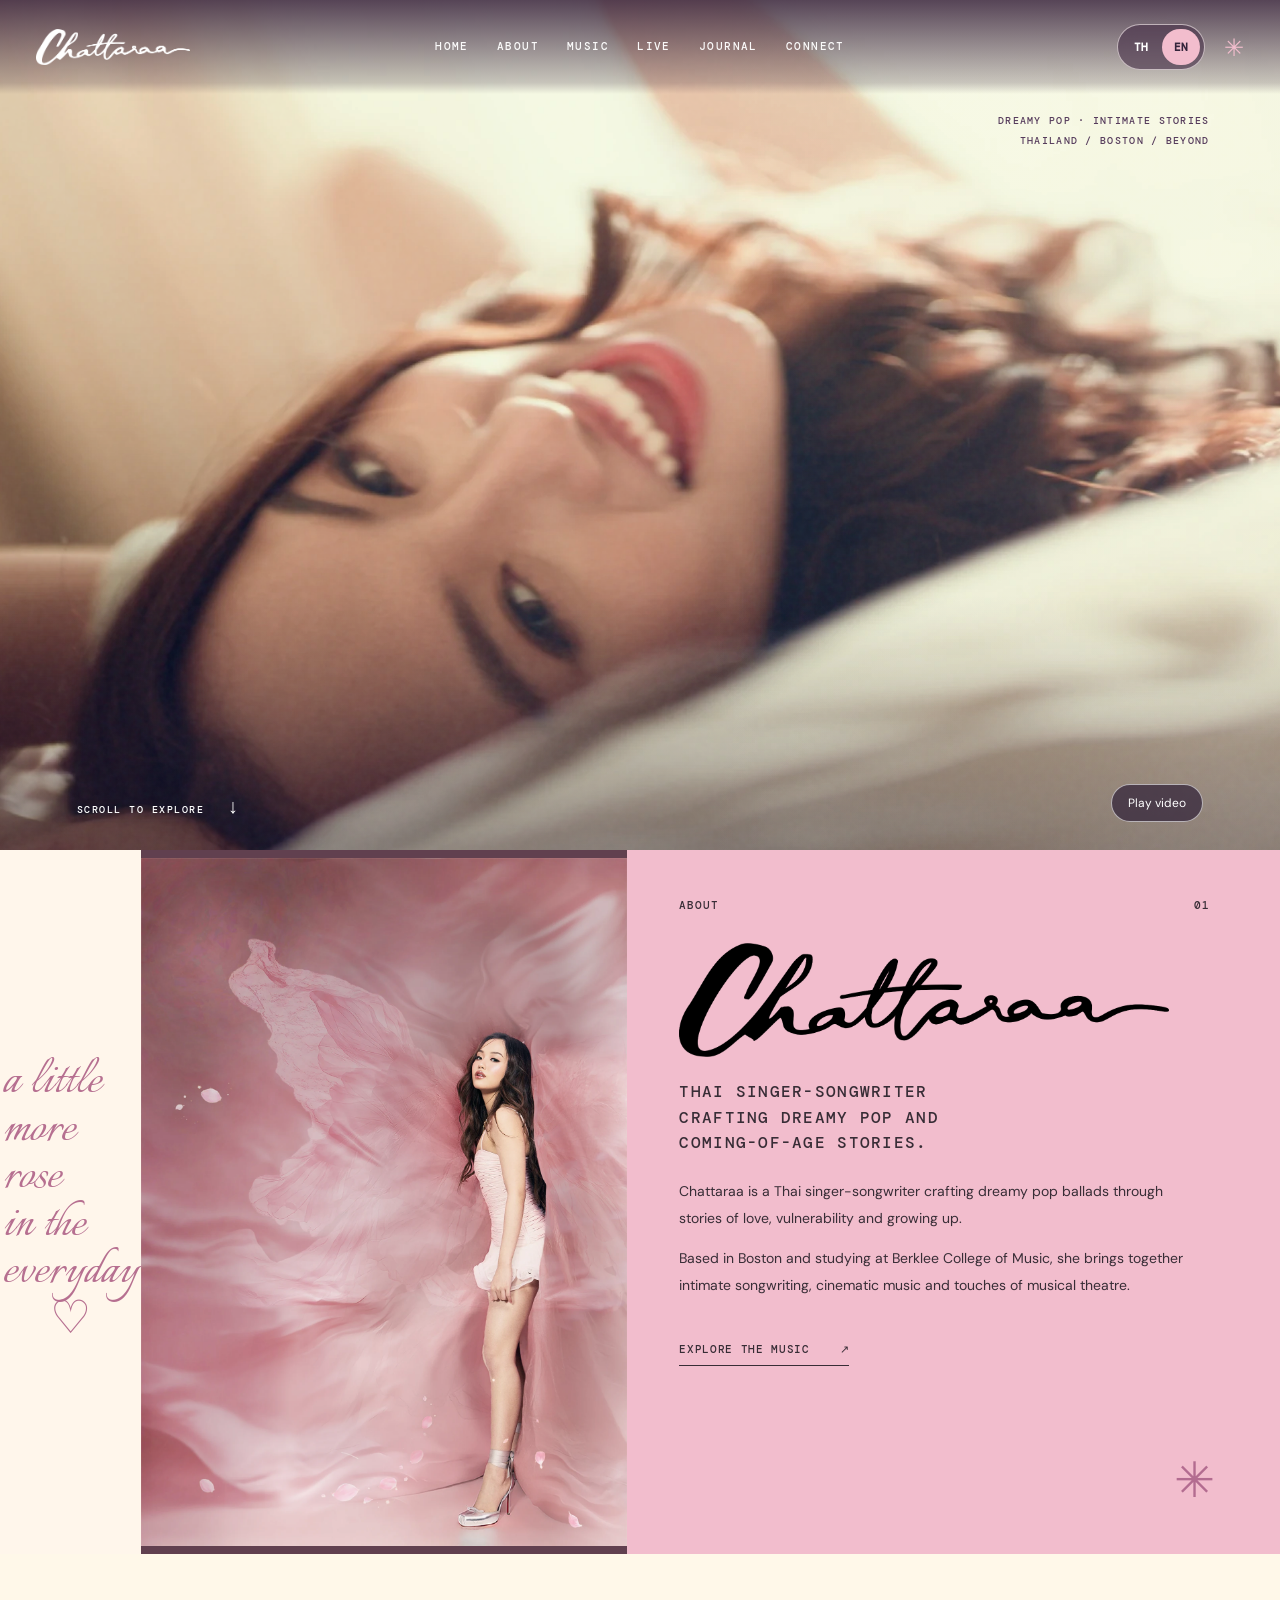
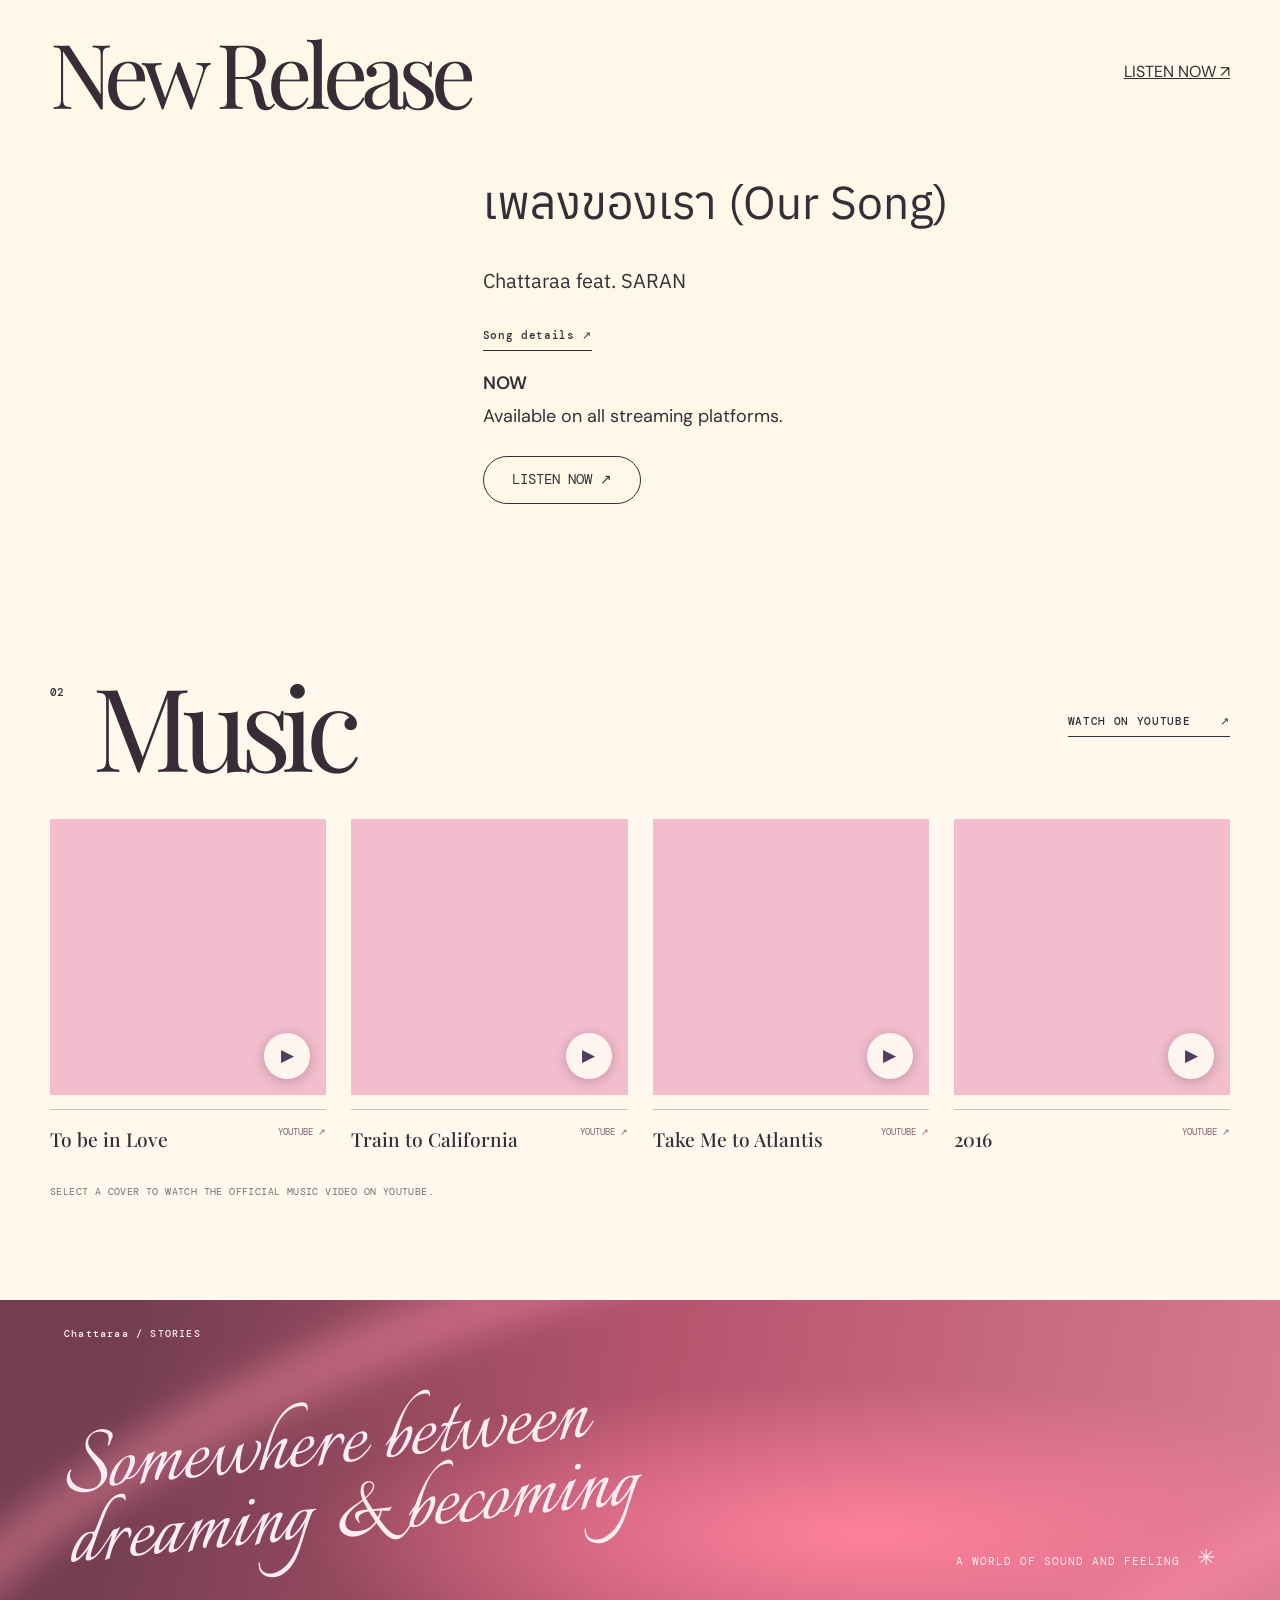
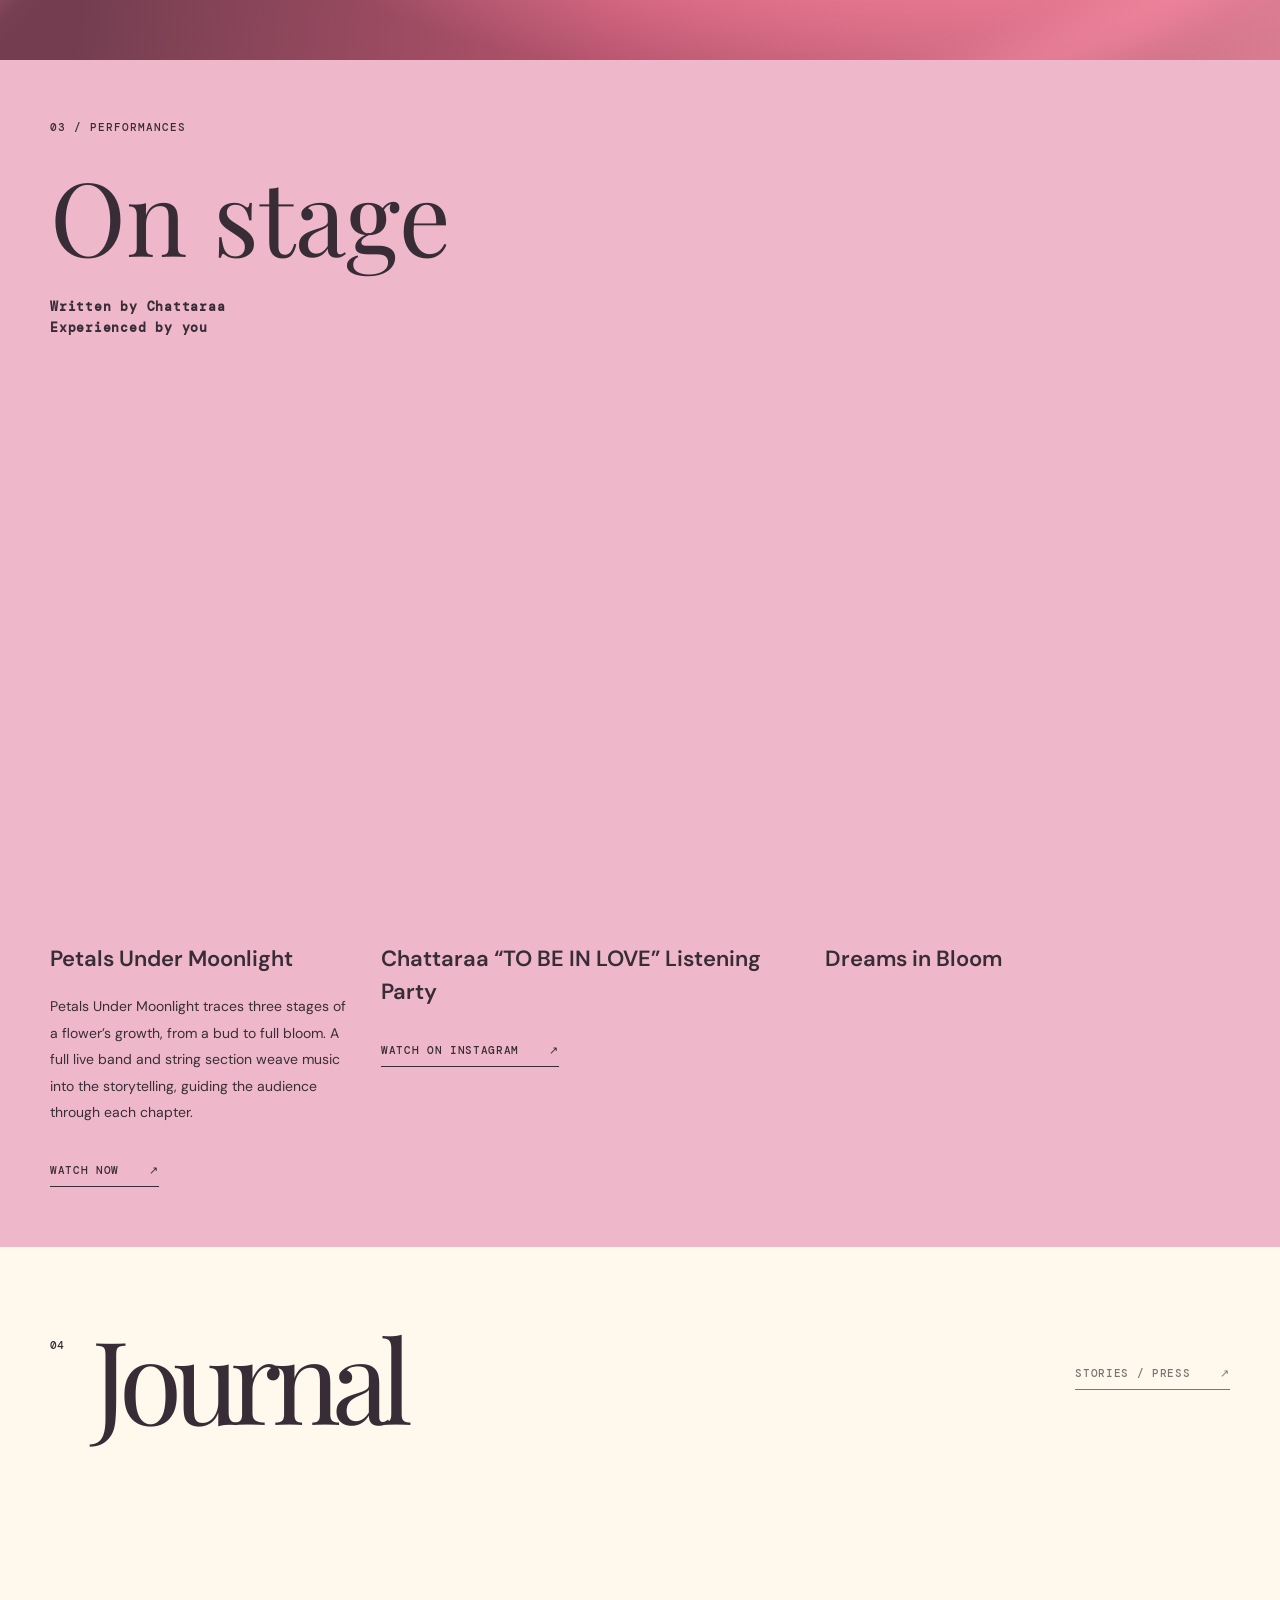
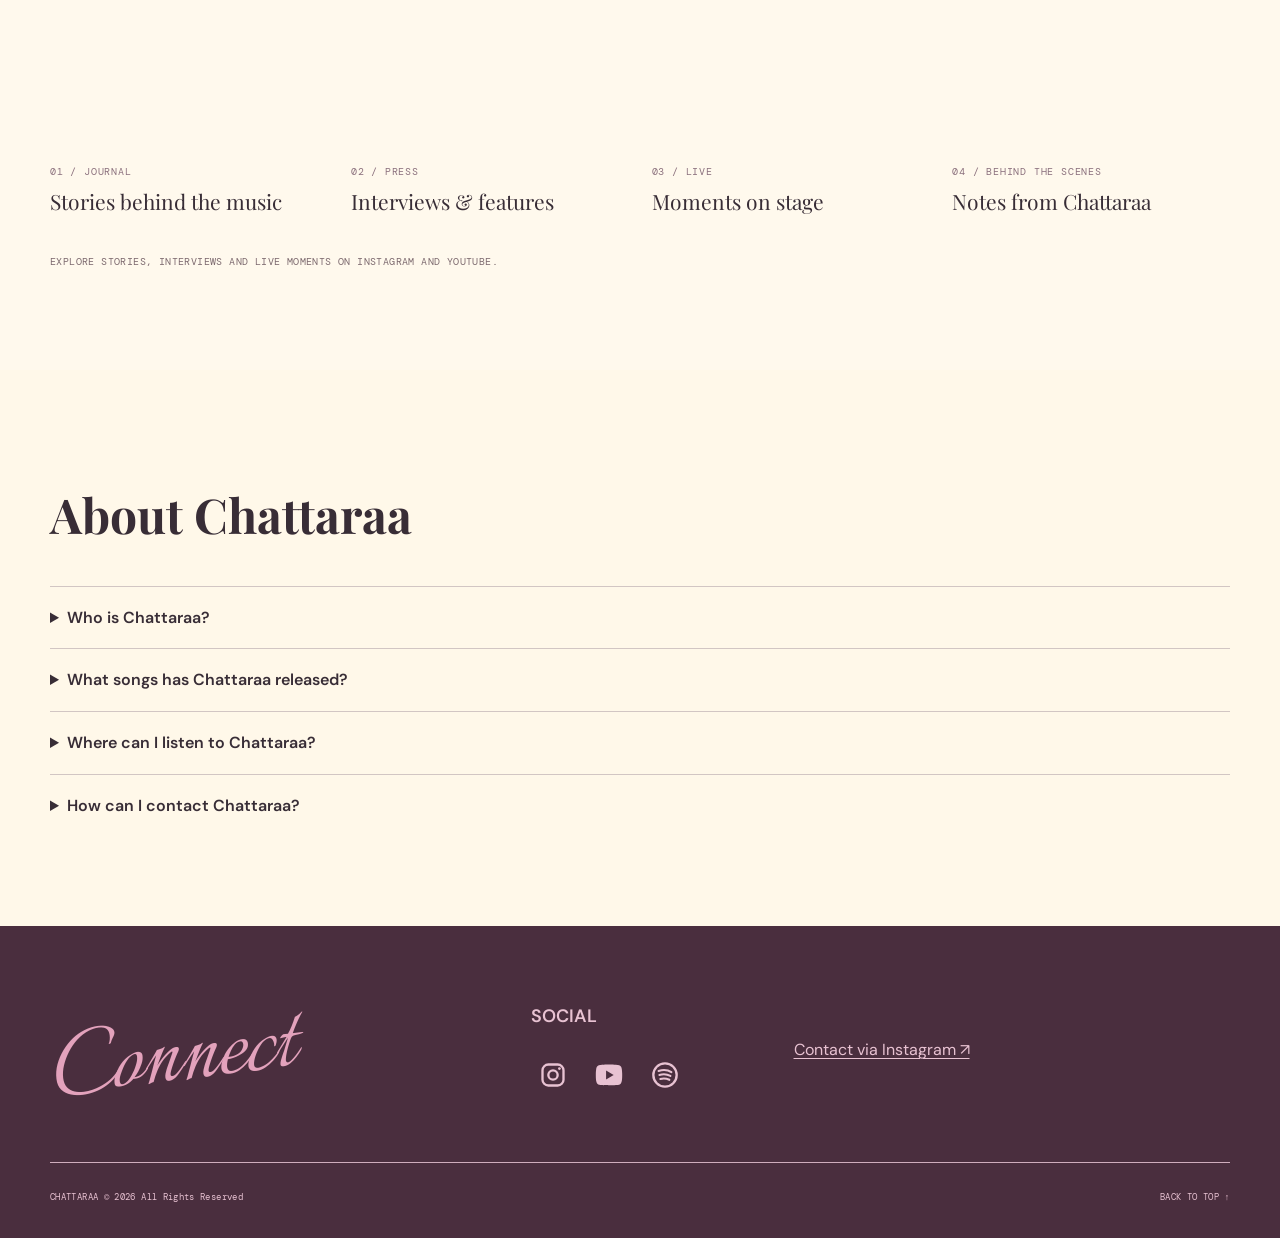
<file: live.html>
<!doctype html><html lang="en"><head><meta charset="utf-8"><meta name="viewport" content="width=device-width,initial-scale=1"><meta http-equiv="refresh" content="0;url=/#live"><link rel="canonical" href="https://www.chattaraa.com/#live"><title>CHATTARAA</title></head><body><a href="/#live">Continue to CHATTARAA</a></body></html>
</file>
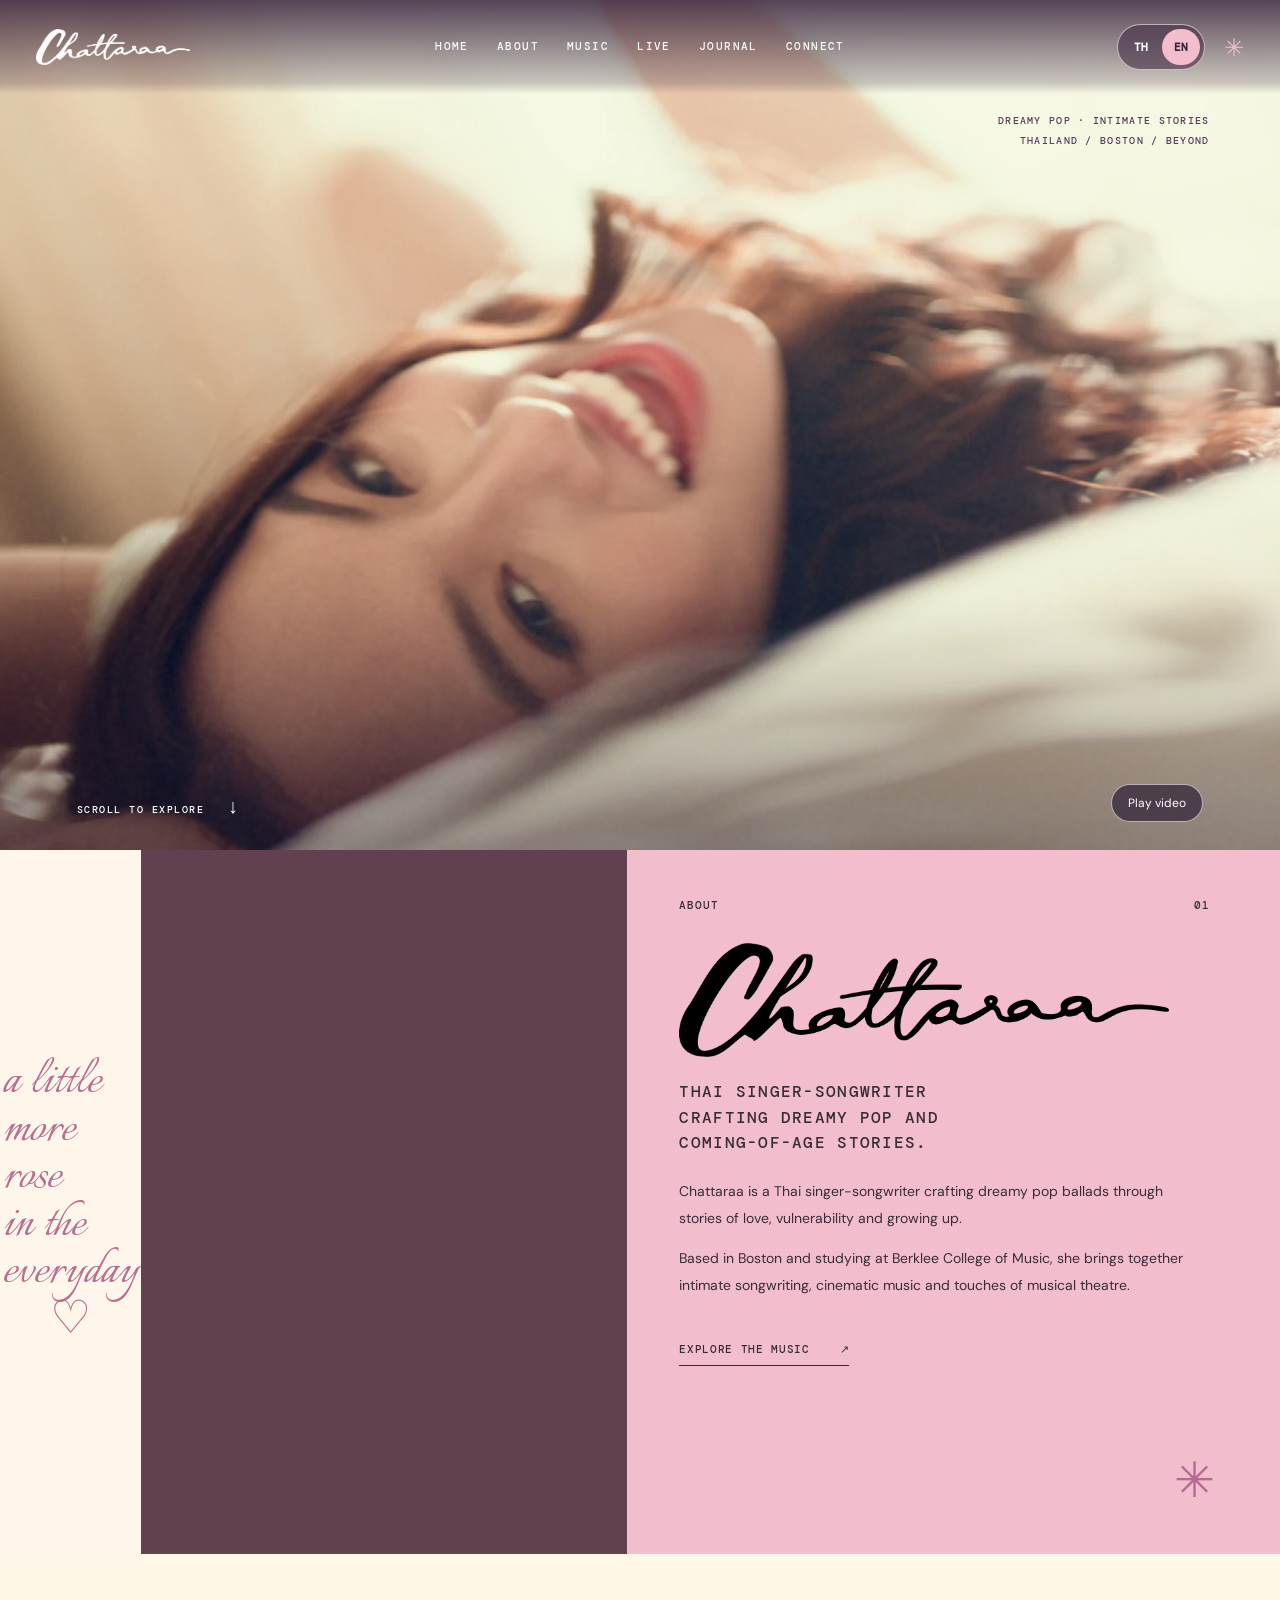
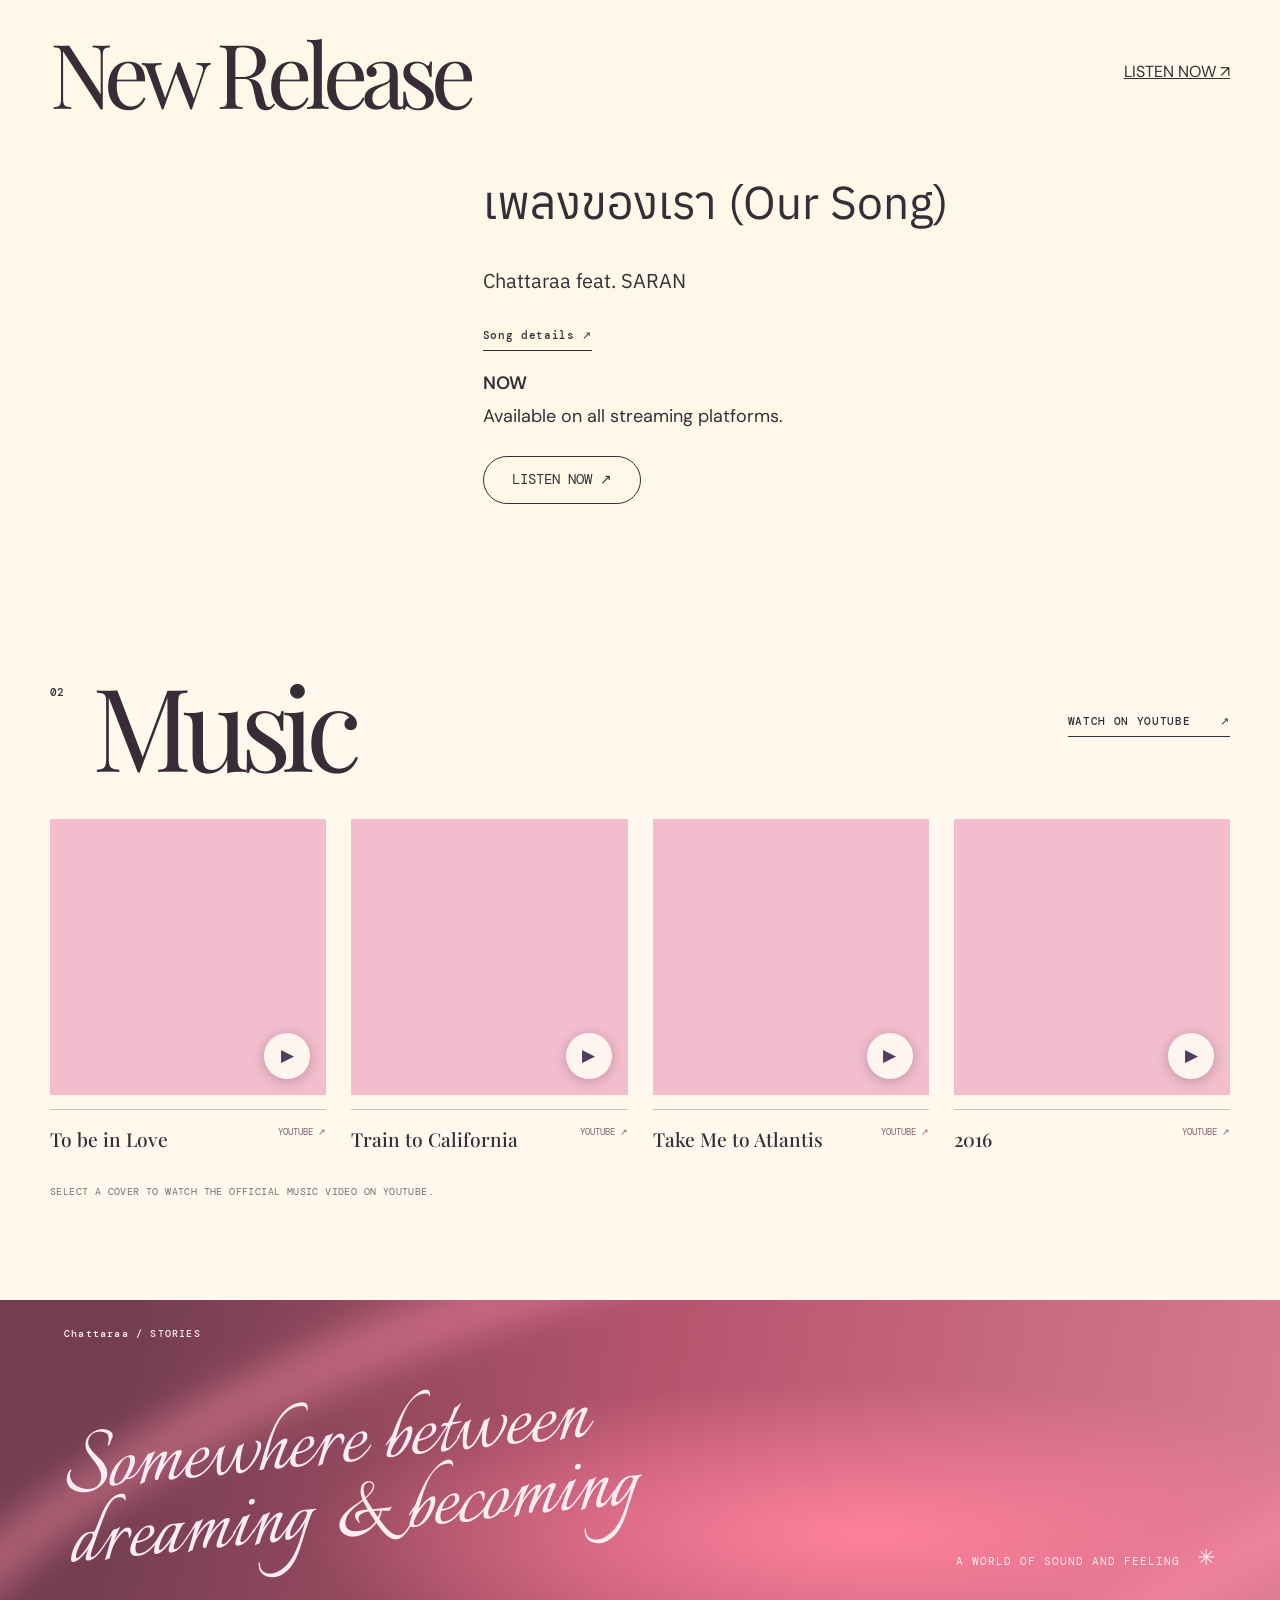
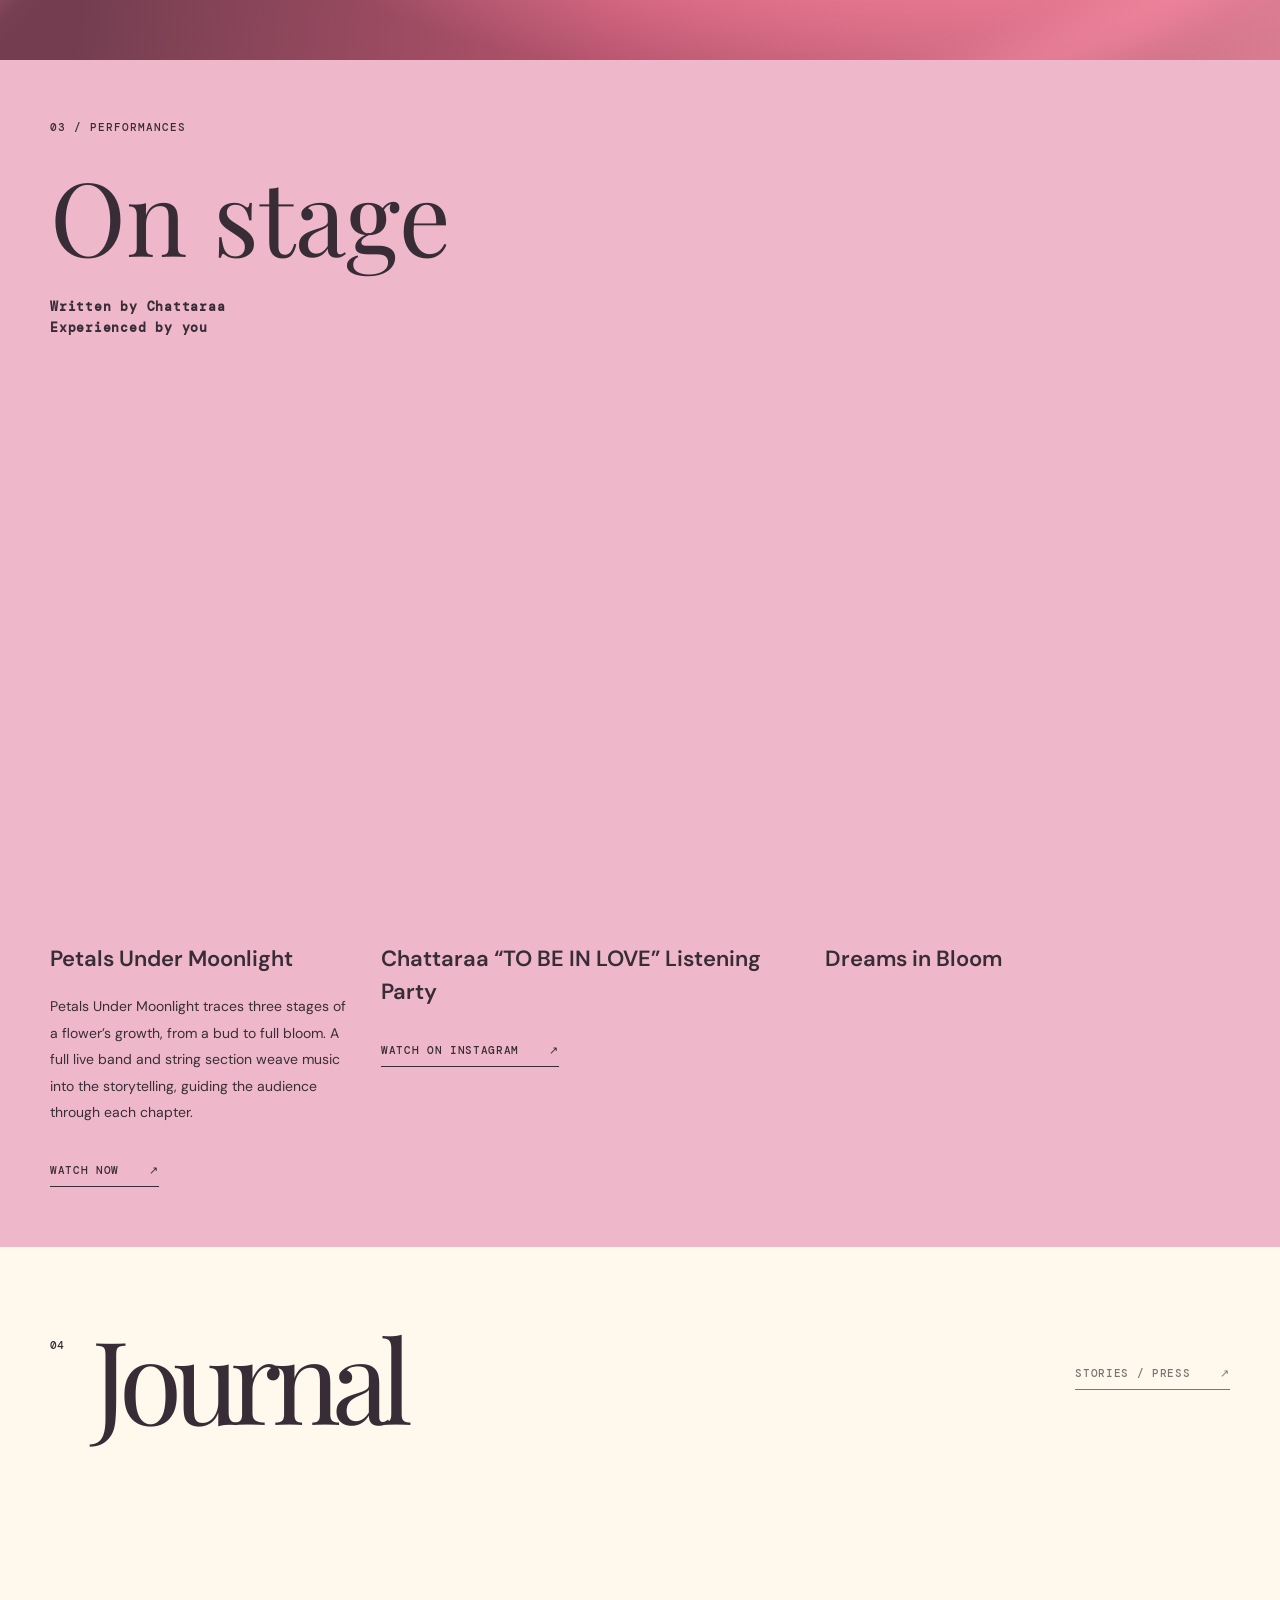
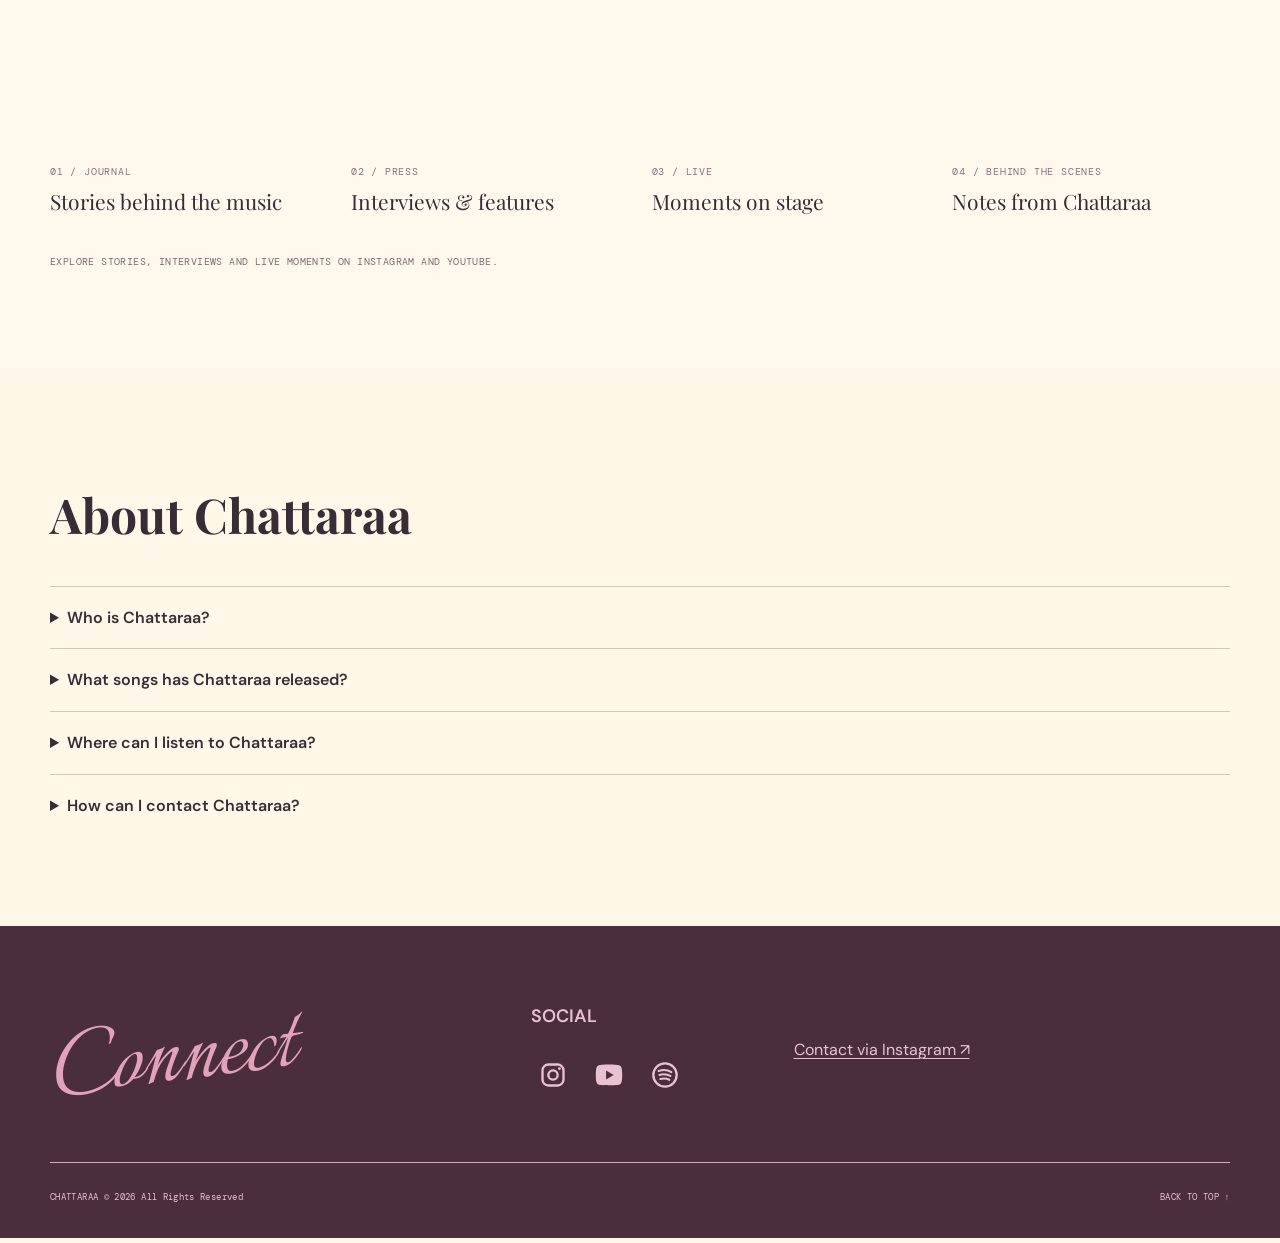
<file: music.html>
<!doctype html><html lang="en"><head><meta charset="utf-8"><meta name="viewport" content="width=device-width,initial-scale=1"><meta http-equiv="refresh" content="0;url=/#music"><link rel="canonical" href="https://www.chattaraa.com/#music"><title>CHATTARAA</title></head><body><a href="/#music">Continue to CHATTARAA</a></body></html>
</file>
<file: assets/v12.css>
:root{--violet:#563c5c;--violet-dark:#34253b;--orchid:#f2bdcd;--pink-light:#f8dde1;--sea:#e098ac;--burgundy:#68002c;--cream:#fff8e9;--sky:#a6c9dd;--ink:#382d36;--mono:'DM Mono',ui-monospace,monospace;--body:'DM Sans',Arial,sans-serif;--serif:'Playfair Display',Georgia,serif;--hand:'Italianno','Brush Script MT',cursive;--content:1360px}*,*:before,*:after{box-sizing:border-box}html{scroll-behavior:smooth;scroll-padding-top:74px}body{margin:0;background:var(--cream);color:var(--ink);font-family:var(--body);font-weight:400;-webkit-font-smoothing:antialiased}body.menu-open{overflow:hidden}a{color:inherit}a:focus-visible,button:focus-visible{outline:3px solid #ad285e;outline-offset:4px}button{font:inherit}.wide-wrap{width:min(calc(100% - 100px),var(--content));margin-inline:auto}.skip-link{position:fixed;top:-100px;left:20px;background:#fff;color:#000;z-index:9999;padding:12px}.skip-link:focus{top:12px}.site-header{position:absolute;left:0;right:0;top:0;min-height:82px;padding:24px max(36px,calc((100vw - 1450px)/2));z-index:30;display:grid;grid-template-columns:1fr auto 1fr;gap:30px;align-items:center;color:#fff}.wordmark,.footer-brand{font-family:var(--serif);font-size:25px;letter-spacing:.045em;text-decoration:none;font-weight:400;white-space:nowrap}.wordmark .star{font-size:12px;vertical-align:top;margin-left:5px;color:#fff2bd}.primary-nav{display:flex;align-items:center;gap:28px}.primary-nav a{font:500 11px/1.4 var(--mono);text-decoration:none;text-transform:uppercase;letter-spacing:.13em;opacity:.96}.primary-nav a:hover{text-decoration:underline;text-underline-offset:6px}.header-sparkle{justify-self:end;color:var(--orchid);font-size:24px}.nav-toggle{display:none}.hero{height:min(850px,96svh);min-height:650px;position:relative;overflow:hidden;background:linear-gradient(110deg,#62405b 0%,#9e677f 32%,#bc899f 63%,#51384e 100%);color:#fff}.hero-grain{position:absolute;inset:0;pointer-events:none;z-index:3;opacity:.16;background-image:url("data:image/svg+xml,%3Csvg viewBox='0 0 160 160' xmlns='http://www.w3.org/2000/svg'%3E%3Cfilter id='n'%3E%3CfeTurbulence type='fractalNoise' baseFrequency='.7' numOctaves='3' stitchTiles='stitch'/%3E%3C/filter%3E%3Crect width='100%25' height='100%25' filter='url(%23n)' opacity='.34'/%3E%3C/svg%3E");mix-blend-mode:screen}.hero-photo-slot{position:absolute;inset:0;overflow:hidden;background:radial-gradient(ellipse at 61% 24%,#ffdce080,transparent 33%),radial-gradient(ellipse at 84% 70%,#f2b4bf8c,transparent 35%),linear-gradient(145deg,#704e69 10%,#ad7f93 48%,#66435e 90%)}.hero-photo-slot::before{content:'';position:absolute;inset:17% 18% -25% 30%;background:linear-gradient(135deg,#ffdfdf55,transparent 45%),radial-gradient(ellipse at 45% 34%,#ffe3df99 0 2%,transparent 38%),linear-gradient(175deg,#c77e96,#704b68 70%);filter:blur(40px);border-radius:43% 57% 32% 68%}.hero-photo-slot::after{content:'';position:absolute;inset:0;background:linear-gradient(90deg,#402c48a8,transparent 63%),linear-gradient(0deg,#35263da1,transparent 36%)}.hero-glow{position:absolute;width:48vw;height:48vw;max-width:760px;max-height:760px;right:9%;top:8%;background:radial-gradient(circle,#f5cad180,transparent 68%);filter:blur(20px);mix-blend-mode:screen}.hero-orbit{position:absolute;z-index:1;border:1px solid #fff2d74a;border-radius:50%;transform:rotate(-24deg)}.orbit-one{width:50vw;height:30vw;top:25%;right:-7%}.orbit-two{width:38vw;height:48vw;top:-10%;right:23%;opacity:.32}.placeholder-id,.placeholder-bottom,.image-tag,.photo-caption{position:absolute;z-index:5;font:500 10px/1.6 var(--mono);letter-spacing:.12em;color:#ffeff2}.placeholder-id{top:145px;right:6%}.placeholder-bottom{bottom:38px;right:5%;border:1px solid #ffffff5a;padding:9px 14px;border-radius:30px}.hero-message{position:absolute;z-index:6;top:29%;left:max(6%,calc((100vw - 1330px)/2));width:min(44%,550px)}.hero-script{font:normal clamp(65px,9.5vw,152px)/.73 var(--hand);letter-spacing:.008em;margin:0;color:#ffe1e8;text-shadow:0 2px 24px #2e1b3526;transform:rotate(-8deg)}.hero-script em{font-style:normal;white-space:nowrap}.hand-heart{display:inline-block;margin-left:12px;transform:rotate(12deg)}.tiny-asterisk{display:block;font-size:36px;color:#f0b4cf;margin-top:53px;margin-left:15px}.hero-side-note{position:absolute;right:6%;top:30%;z-index:5;font:500 10px/2 var(--mono);letter-spacing:.13em;text-align:right;color:#ffecf4}.scroll-indicator{position:absolute;bottom:34px;left:max(6%,calc((100vw - 1330px)/2));z-index:6;font:500 10px/1 var(--mono);letter-spacing:.15em;text-decoration:none;text-transform:uppercase}.scroll-indicator span{margin-left:15px;font-size:20px}.about-section{min-height:550px;display:grid;grid-template-columns:11% 38% 51%;background:var(--orchid)}.about-margin-note{background:#fff6eb;color:#b66f90;display:flex;flex-direction:column;justify-content:center;align-items:center;text-align:left;font:58px/.82 var(--hand);padding:20px;transform:none}.about-margin-note span{margin-top:10px;font-size:46px}.about-photo-slot{min-height:560px;position:relative;overflow:hidden;background:radial-gradient(ellipse at 60% 40%,#f0c4cc 0,#b96e8b 36%,#5a3a55 90%)}.about-photo-slot:after{content:'';position:absolute;inset:8%;border:1px solid #ffecdf8a;pointer-events:none}.about-photo-slot::before{content:'';position:absolute;width:50%;height:70%;left:15%;top:16%;border-radius:70% 25% 60% 35%;background:linear-gradient(150deg,#fff4e4a8,#864e7199);filter:blur(25px);transform:rotate(23deg)}.photo-slot .image-tag{top:26px;left:25px}.photo-caption{bottom:25px;right:25px}.photo-glyph{position:absolute;z-index:3;top:29%;left:44%;font-size:155px;color:#ffe5f38a;font-family:var(--serif)}.about-copy{padding:48px clamp(38px,5.5vw,110px) 62px 8%;position:relative}.section-kicker{display:flex;justify-content:space-between;gap:20px;font:500 11px/1.4 var(--mono);letter-spacing:.09em}.about-copy h2{font:400 clamp(65px,8.5vw,132px)/.95 var(--serif);margin:30px 0 22px;letter-spacing:-.065em;color:#2e202c}.dot{color:#a74974}.about-deck{font:500 clamp(13px,1.25vw,17px)/1.6 var(--mono);letter-spacing:.08em;margin:0 0 22px}.about-body{max-width:510px;font-size:14px;line-height:1.9;margin:0 0 14px}.text-link{font:500 11px/1.5 var(--mono);letter-spacing:.06em;text-decoration:none;display:inline-flex;gap:30px;align-items:center;border-bottom:1px solid currentColor;padding-bottom:7px}.about-copy .text-link{margin-top:29px}.about-flower{font-size:49px;position:absolute;bottom:42px;right:65px;color:#b36c90}.section-pad{padding:72px 0 90px}.music-section,.journal-section{background:#fff9ed}.section-heading{display:flex;gap:28px;align-items:center;margin-bottom:35px}.section-heading h2{font:400 clamp(65px,9vw,122px)/1.02 var(--serif);letter-spacing:-.08em;margin:0 auto 0 0}.section-heading .index{font:500 11px var(--mono);align-self:flex-start;margin-top:19px}.section-heading .heading-link{align-self:center}.music-grid{display:grid;grid-template-columns:repeat(3,minmax(0,1fr));gap:26px}.record-art{aspect-ratio:1/1;position:relative;overflow:hidden}.record-art:after,.journal-art:after{content:'';position:absolute;inset:0;opacity:.14;pointer-events:none;background-image:url("data:image/svg+xml,%3Csvg xmlns='http://www.w3.org/2000/svg' width='100' height='100'%3E%3Cfilter id='n'%3E%3CfeTurbulence type='fractalNoise' baseFrequency='.64' numOctaves='3' stitchTiles='stitch'/%3E%3C/filter%3E%3Crect width='100%25' height='100%25' filter='url(%23n)'/%3E%3C/svg%3E")}.art-california{background:radial-gradient(circle at 80% 20%,#fff3e7,transparent 35%),linear-gradient(145deg,#80556c,#d99da9 45%,#563c5c)}.art-atlantis{background:radial-gradient(circle at 60% 72%,#fcf5e6 0 5%,transparent 30%),linear-gradient(160deg,#9fc8c9,#eac7d9 60%,#b58ca5)}.art-romantic{background:radial-gradient(circle at 35% 20%,#ffe6e8,transparent 40%),linear-gradient(140deg,#f0abb9,#a35e83 65%,#492c56)}.art-label{position:absolute;z-index:2;top:20px;left:20px;font:10px/1.5 var(--mono);letter-spacing:.13em;color:#fff}.art-scratch{font:clamp(40px,5.5vw,85px)/.83 var(--hand);position:absolute;z-index:1;color:#fff5e9;left:12%;top:42%;transform:rotate(-13deg);text-align:center;text-shadow:0 2px 20px #0002}.record-meta{display:flex;justify-content:space-between;align-items:baseline;gap:12px;padding:17px 0 0;border-top:1px solid #5033484b;margin-top:14px}.record-meta h3{font:500 clamp(15px,1.5vw,20px)/1.35 var(--serif);margin:0}.record-meta span{font:9px/1.2 var(--mono);white-space:nowrap;color:#805f72}.music-note,.journal-note{font:10px/1.7 var(--mono);color:#7d6a6f;margin-top:30px;text-transform:uppercase;letter-spacing:.04em}.editorial-band{position:relative;min-height:360px;background:radial-gradient(ellipse at 68% 65%,#ff819c 0%,#fa789500 46%),linear-gradient(100deg,#743e50 10%,#b6546e 50%,#d77c91);color:#ffedf4;overflow:hidden}.editorial-band:before{content:'';position:absolute;width:130%;height:160%;left:-12%;top:-20%;border-radius:45%;border:55px solid #ff8eaa66;transform:rotate(-18deg);filter:blur(16px)}.editorial-band .image-tag{top:26px;left:5%}.editorial-band-overlay{position:relative;min-height:360px;padding:80px max(5%,calc((100vw - var(--content))/2));display:flex;justify-content:space-between;align-items:center;gap:30px}.band-type{font:clamp(66px,8vw,116px)/.7 var(--hand);transform:rotate(-6deg)}.band-small{font:11px/2 var(--mono);letter-spacing:.09em;align-self:end;text-align:right}.band-small span{font-size:22px;margin-left:9px}.live-section{display:grid;grid-template-columns:34% 37% 29%;min-height:540px;background:#f1b7c8}.live-intro,.live-events{padding:40px clamp(24px,3.8vw,75px) 45px}.live-intro h2{font:400 clamp(70px,9vw,126px)/1 var(--serif);letter-spacing:-.08em;margin:38px 0 20px}.live-lead{font:600 13px/1.65 var(--mono);letter-spacing:.06em;text-transform:none}.live-intro>p:not(.live-lead){font-size:13px;line-height:1.9;margin:18px 0 38px;max-width:380px}.muted-link{opacity:.65;cursor:default}.live-image{position:relative;min-height:530px;background:linear-gradient(90deg,#753c5b 0 2%,transparent 2% 7%,#8c5271 7% 9%,transparent 9% 12%,#6c314b 12% 19%,transparent 19% 22%,#a45d7d 22% 24%,transparent 24% 31%,#693450 31% 36%,transparent 36% 40%,#aa6985 40% 45%,transparent 45% 47%,#6c314b 47% 55%,transparent 55% 58%,#944d69 58% 65%,transparent 65% 69%,#673047 69% 72%,transparent 72% 76%,#995472 76% 81%,transparent 81%),linear-gradient(#813f62,#be7e9a);overflow:hidden}.live-image:before{content:'';position:absolute;inset:0;background:radial-gradient(ellipse at 50% 55%,#ffc9d688,transparent 45%),linear-gradient(#5c284255,transparent 50%,#2c122866)}.live-hand{position:absolute;z-index:4;top:28%;left:20%;right:20%;color:#ffcee3;text-align:center;font:clamp(66px,7vw,115px)/.76 var(--hand);transform:rotate(-7deg)}.live-events{background:#f7cbd6}.live-events h3{font:400 54px var(--serif);letter-spacing:-.07em;margin:42px 0 26px}.event-row{border-top:1px solid #5d3c4b69;padding:24px 0;display:flex;flex-direction:column;gap:12px}.event-row>span,.event-row small{font:10px/1.4 var(--mono);color:#755264}.event-row strong{font:400 24px var(--serif)}.journal-grid{display:grid;grid-template-columns:repeat(4,minmax(0,1fr));gap:23px}.journal-art{aspect-ratio:1.25/1;display:flex;align-items:end;padding:20px;position:relative;overflow:hidden}.journal-art span{position:relative;z-index:2;color:#fff;font:10px/1.5 var(--mono);letter-spacing:.08em}.journal-one{background:radial-gradient(circle at 50% 48%,#ffd7ca,transparent 42%),linear-gradient(140deg,#ab7487,#c99da7)}.journal-two{background:radial-gradient(circle at 60% 80%,#f4c6a1,transparent 48%),linear-gradient(140deg,#75526c,#d59aaa)}.journal-three{background:radial-gradient(circle at 25% 30%,#ffd7ed,transparent 37%),linear-gradient(155deg,#e4aabe,#8e5778)}.journal-four{background:radial-gradient(ellipse at 75% 35%,#ffc7cd,transparent 40%),linear-gradient(145deg,#9c647b,#654157)}.journal-sub{margin-top:16px;font:10px/1.4 var(--mono);letter-spacing:.08em;color:#8b707d}.journal-card h3{font:400 21px/1.35 var(--serif);margin:8px 0}.connect-section{background:var(--violet);color:var(--pink-light);padding:60px 0 24px}.connect-inner{display:flex;align-items:center;gap:70px;padding-bottom:55px}.connect-script{font:clamp(76px,10vw,140px)/.7 var(--hand);font-weight:400;transform:rotate(-7deg);margin:0;min-width:34%}.connect-script span{font-size:.55em}.connect-copy{max-width:620px;flex:1}.connect-copy p{font-size:14px;line-height:1.8;margin-bottom:28px}.social-links{display:flex;gap:24px;flex-wrap:wrap}.social-links a{font:11px/1.8 var(--mono);text-decoration:none;border-bottom:1px solid #f2bdcd60}.social-links a:hover{color:#fff;border-color:#fff}.site-footer{border-top:1px solid #ffe9f448;padding-top:20px;display:flex;gap:25px;align-items:center;justify-content:space-between}.site-footer .footer-brand{font-size:22px}.site-footer p,.site-footer>a:last-child{font:9px/1.4 var(--mono);text-decoration:none;letter-spacing:.04em}.preview-ribbon{position:fixed;bottom:12px;left:50%;transform:translateX(-50%);z-index:60;border-radius:25px;padding:8px 16px;background:#fff9eded;border:1px solid #563c5c44;color:#563c5c;font:9px/1.2 var(--mono);letter-spacing:.1em;white-space:nowrap;box-shadow:0 8px 30px #24142b22}
@media(max-width:1100px){.wide-wrap{width:calc(100% - 65px)}.site-header{padding-inline:32px}.about-section{grid-template-columns:10% 40% 50%}.about-copy{padding:40px 35px}.about-copy h2{font-size:80px}.about-margin-note{font-size:46px}.live-section{grid-template-columns:38% 34% 28%}.live-intro,.live-events{padding:40px 28px}.live-events h3{font-size:43px}.hero-message{width:55%}.hero-script{font-size:100px}}@media(max-width:800px){.site-header{display:flex;justify-content:space-between;min-height:74px;padding:21px 22px}.wordmark{font-size:22px}.header-sparkle{display:none}.nav-toggle{display:flex;gap:12px;align-items:center;color:#fff;border:1px solid #fff8;border-radius:100px;background:#563c5c88;padding:9px 14px;z-index:100;cursor:pointer}.nav-toggle-label{font:10px/1 var(--mono);letter-spacing:.1em}.nav-toggle-lines{display:inline-block;position:relative;width:15px;height:12px;border-top:1px solid #fff;border-bottom:1px solid #fff}.nav-toggle-lines:after{content:'';position:absolute;left:0;right:0;top:5px;height:1px;background:#fff}.primary-nav{display:none;position:fixed;inset:0;z-index:75;padding:120px 30px 50px;background:#563c5cf8;flex-direction:column;align-items:start;gap:22px;overflow:auto}.primary-nav.open{display:flex}.primary-nav a{font:400 36px/1.4 var(--serif);text-transform:none;letter-spacing:0}.hero{min-height:730px;height:90svh;max-height:890px}.hero-message{width:75%;left:6%;top:35%}.hero-script{font-size:clamp(77px,14vw,118px)}.hero-side-note{right:6%;top:19%;font-size:9px}.placeholder-id{top:112px}.about-section{grid-template-columns:12% 44% 44%}.about-margin-note{font-size:37px}.about-photo-slot{min-height:490px}.about-copy{padding:38px 23px}.about-copy h2{font-size:57px}.about-deck{font-size:11px}.about-body{font-size:12px}.about-flower{display:none}.live-section{grid-template-columns:1fr 1fr}.live-intro{min-height:450px}.live-image{min-height:450px}.live-events{grid-column:1/-1;display:grid;grid-template-columns:1fr 1fr;gap:26px}.live-events .section-kicker,.live-events h3{grid-column:1/-1}.live-events h3{margin:10px 0}.journal-grid{grid-template-columns:repeat(2,minmax(0,1fr))}.connect-inner{gap:30px}}@media(max-width:600px){.wide-wrap{width:calc(100% - 36px)}.hero{height:85svh;min-height:650px;max-height:830px}.hero-message{top:37%;left:7%;width:85%}.hero-script{font-size:clamp(78px,17vw,108px)}.hero-side-note{top:21%;left:7%;right:auto;text-align:left;font-size:8px}.placeholder-id{top:112px;right:7%;font-size:8px}.placeholder-bottom{right:7%;bottom:72px;font-size:8px}.scroll-indicator{bottom:24px;left:7%}.hero-glow{width:80vw;height:80vw;right:-15%;top:14%}.hero-orbit{width:100vw;height:95vw}.about-section{display:grid;grid-template-columns:1fr}.about-margin-note{display:none}.about-photo-slot{min-height:480px}.about-copy{padding:42px 24px 52px}.about-copy h2{font-size:clamp(68px,14vw,90px);margin:21px 0}.about-body{font-size:14px}.about-deck{font-size:12px}.section-pad{padding:52px 0 64px}.section-heading{gap:12px;margin-bottom:25px}.section-heading h2{font-size:clamp(67px,15vw,98px)}.section-heading .index{margin-top:10px}.section-heading .heading-link{font-size:9px;gap:6px}.music-grid{grid-template-columns:1fr 1fr;gap:22px 14px}.music-grid .record-card:last-child{grid-column:1/-1;max-width:100%}.music-grid .record-card:last-child .record-art{aspect-ratio:1.8/1}.art-scratch{font-size:54px}.record-meta{display:block;padding-top:12px}.record-meta h3{font-size:16px}.record-meta span{font-size:9px}.editorial-band,.editorial-band-overlay{min-height:305px}.editorial-band-overlay{padding:55px 7%;display:block}.band-type{display:block;font-size:77px;margin:45px 0 20px}.band-small{font-size:9px;display:block;text-align:left}.live-section{grid-template-columns:1fr}.live-intro{min-height:unset;padding:35px 24px 50px}.live-intro h2{margin:23px 0 16px}.live-intro>p:not(.live-lead){max-width:520px}.live-image{min-height:450px}.live-events{display:block;padding:33px 24px 50px}.live-events h3{font-size:50px}.event-row{padding:22px 0}.journal-grid{gap:23px 15px}.journal-card h3{font-size:17px}.journal-art{padding:12px;aspect-ratio:1/1.18}.journal-art span{font-size:9px}.connect-section{padding-top:55px}.connect-inner{display:block;padding-bottom:45px}.connect-script{font-size:98px;margin:0 0 30px}.social-links{gap:12px 24px}.site-footer{gap:10px;flex-wrap:wrap}.site-footer p{order:3;width:100%;text-align:center}.preview-ribbon{font-size:7px;padding:8px 11px;bottom:8px}}@media(max-width:360px){.hero-script{font-size:73px}.wordmark{font-size:19px}.section-heading h2{font-size:65px}.heading-link{letter-spacing:0}.about-copy h2{font-size:65px}.record-meta h3{font-size:14px}}
@media(prefers-reduced-motion:reduce){html{scroll-behavior:auto}*,*:before,*:after{animation-duration:.01ms!important;transition-duration:.01ms!important}}
/* Final small-screen fit and editorial heading rules */
@media (max-width:600px){
  .section-heading{flex-wrap:wrap;row-gap:8px}
  .section-heading .heading-link{flex-basis:100%;justify-content:flex-end}
  .about-copy h2{font-size:clamp(55px,11vw,72px)}
  .hero-script em{white-space:normal}
}


/* CHATTARAA V5 bilingual language selector and approved hero image */
.site-header{background:linear-gradient(180deg,rgba(54,32,58,.83),rgba(54,32,58,.24) 88%,transparent)}
.header-actions{display:flex;align-items:center;justify-self:end;gap:19px;z-index:104;min-width:0}
.language-switch{display:inline-flex;align-items:center;justify-content:center;gap:2px;border:1px solid rgba(255,245,246,.62);border-radius:100px;padding:4px;background:rgba(64,40,66,.58);color:#fff;backdrop-filter:blur(8px)}
.language-switch a{display:flex;align-items:center;justify-content:center;min-width:38px;min-height:36px;border-radius:24px;padding:5px 9px;text-decoration:none;font:600 11px/1 var(--mono);letter-spacing:.03em}
.language-switch a:hover{background:rgba(255,255,255,.22)}
.language-switch a[aria-current="page"]{background:var(--orchid);color:var(--violet-dark)}
.hero-photo-slot{background:#f2dfc4}
.hero-photo-slot::before{display:none}
.hero-photo-slot::after{background:linear-gradient(270deg,rgba(255,242,223,.14),transparent 45%),linear-gradient(0deg,rgba(40,25,41,.38),transparent 30%)}
.hero-real-photo{height:100%;width:100%;object-fit:cover;object-position:48% 49%;position:absolute;inset:0}
.hero-message{left:auto;right:5.5%;top:22%;width:min(39%,590px);color:var(--violet-dark)}
.hero-script{color:#563c5c;text-shadow:0 1px 20px #fff9e7b3;font-size:clamp(70px,7.8vw,132px)}
.tiny-asterisk{color:#563c5c;margin-top:35px}
.hero-side-note{right:5.5%;top:13%;color:#563c5c;text-shadow:0 1px 12px #fff9e7}
.scroll-indicator{color:#fff}
@media (max-width:1100px){.header-actions{gap:8px}.language-switch a{min-width:33px;min-height:34px}.hero-message{width:42%;top:25%}}
@media (max-width:800px){.site-header{gap:12px;padding:17px 18px;justify-content:space-between}.header-actions{gap:8px;margin-left:auto}.nav-toggle{order:3;min-height:44px}.header-actions{order:2}.primary-nav{order:4}.language-switch a{min-width:33px;min-height:36px}.hero{display:flex;flex-direction:column;height:auto;min-height:0;max-height:none;background:var(--violet)}.hero-photo-slot{position:relative;inset:auto;flex:none;height:clamp(430px,86vw,690px);width:100%}.hero-real-photo{object-position:46% 45%}.hero-message{position:relative;left:auto;right:auto;top:auto;width:100%;padding:33px 7% 37px;background:var(--violet);color:#fff}.hero-script{color:#ffe4ec;font-size:clamp(71px,13vw,112px);transform:rotate(-4deg);text-shadow:none}.hero-grain{display:none}.hero-side-note{display:none}.tiny-asterisk{margin:10px 0 0;color:var(--orchid)}.scroll-indicator{display:none}.header-sparkle{display:none}}
@media (max-width:390px){.site-header{padding-inline:12px;gap:6px}.wordmark{font-size:16px}.wordmark .star{font-size:9px;margin-left:2px}.nav-toggle{padding:10px;min-width:44px;justify-content:center}.nav-toggle-label{display:none}.language-switch{padding:3px}.language-switch a{min-width:32px;padding-inline:6px}.hero-photo-slot{height:95vw;min-height:340px}.hero-script{font-size:69px}}

/* Keep one SEO and accessibility headline without overlaying the approved Hero photograph. */
.visually-hidden{position:absolute!important;width:1px!important;height:1px!important;padding:0!important;margin:-1px!important;overflow:hidden!important;clip:rect(0,0,0,0)!important;white-space:nowrap!important;border:0!important}


/* V8: approved signature mark. Preserve the original shape; only display size/contrast change. */
.wordmark,.footer-brand{display:inline-flex;align-items:center;line-height:0;text-decoration:none;max-width:100%}
.wordmark .brand-logo{display:block;width:clamp(137px,12vw,188px);max-width:100%;height:auto;filter:brightness(0) invert(1)}
.footer-brand .brand-logo{display:block;width:clamp(155px,14vw,220px);height:auto;filter:brightness(0) invert(1)}
.about-copy h2.about-brand-title{margin:30px 0 22px;line-height:0;letter-spacing:normal}
.about-brand-logo{display:block;width:min(100%,490px);height:auto;object-fit:contain;object-position:left center}
/* Only prose approved in the client's PDF uses Thai typography. All UI is English. */
html[lang="th"] .about-body,html[lang="th"] .live-intro>p:not(.live-lead){font-family:'Anuphan','Noto Sans Thai',Tahoma,sans-serif;font-size:15px;line-height:1.9;letter-spacing:normal;overflow-wrap:break-word}
@media(max-width:800px){.wordmark .brand-logo{width:155px}}
@media(max-width:390px){.wordmark .brand-logo{width:clamp(108px,33vw,135px)}.footer-brand .brand-logo{width:170px}}

/* V9: four official YouTube links. Cover visuals stay placeholders until approved. */
.music-grid{grid-template-columns:repeat(4,minmax(0,1fr));gap:clamp(14px,2vw,25px)}
.record-video-link{display:block;text-decoration:none;color:inherit}
.record-video-link:focus-visible{outline:3px solid #563c5c;outline-offset:5px;border-radius:3px}
.record-video-link .record-art{transition:filter .2s ease,transform .2s ease}
.record-video-link:hover .record-art{filter:brightness(1.07)}
.record-video-link .record-meta h3{transition:color .2s ease}
.record-video-link:hover .record-meta h3{color:#a24a75}
.record-video-card .record-meta{align-items:start}
.record-video-card .record-meta span{font-size:9px}
.video-cover{isolation:isolate}
.video-cover .art-scratch{font-size:clamp(38px,4.8vw,72px);line-height:.9}
.art-love{background:radial-gradient(circle at 75% 22%,#fff2e6,transparent 32%),linear-gradient(145deg,#80516c,#e8a4b2 48%,#7e5373)}
.art-2016{background:radial-gradient(circle at 70% 72%,#ffe9e5,transparent 35%),linear-gradient(150deg,#a484b6,#e6b9ce 53%,#675879)}
.video-play{position:absolute;z-index:3;bottom:16px;right:16px;display:grid;place-items:center;width:46px;height:46px;border-radius:50%;background:#fff6f0ee;color:#563c5c;font:17px/1 Arial,sans-serif;box-shadow:0 3px 17px #321e3030;transition:transform .2s ease}
.record-video-link:hover .video-play{transform:scale(1.08)}
@media(max-width:800px){.music-grid{grid-template-columns:repeat(2,minmax(0,1fr));gap:25px 18px}}
@media(max-width:600px){.music-grid{grid-template-columns:repeat(2,minmax(0,1fr));gap:24px 13px}.music-grid .record-card:last-child{grid-column:auto;max-width:none}.music-grid .record-card:last-child .record-art{aspect-ratio:1/1}.record-video-card .record-meta span{display:inline-block;margin-top:5px}.video-cover .art-scratch{font-size:clamp(36px,10vw,55px)}.video-play{width:36px;height:36px;bottom:10px;right:10px;font-size:14px}}
@media(max-width:340px){.video-cover .art-scratch{font-size:31px}.video-cover .art-label{font-size:8px;top:12px;left:10px}}
@media(prefers-reduced-motion:reduce){.record-video-link .record-art,.record-video-link .record-meta h3,.video-play{transition:none}}

/* Prevent rotated Connect heading from creating 320px horizontal overflow. */
@media(max-width:360px){.connect-script{transform:none;max-width:100%}}

/* V10 — real, supplied cover art. Preserve original colors, crops and embedded typography. */
.approved-artwork{background:#f2bdcd}
.approved-artwork .official-cover-image{display:block;width:100%;height:100%;object-fit:cover;object-position:center}
.approved-artwork:after{display:none}
.approved-artwork .video-play{background:rgba(255,248,242,.95);color:#563c5c;box-shadow:0 2px 12px rgba(34,24,30,.25)}

/* V11: approved editorial portrait in 02/ABOUT; no generated substitute. */
.about-photo-slot.has-real-photo{background:#61404f;isolation:isolate}
.about-photo-slot.has-real-photo::before,.about-photo-slot.has-real-photo::after{display:none}
.about-photo-image{position:absolute;inset:0;display:block;width:100%;height:100%;object-fit:cover;object-position:center 80%}
.about-photo-slot.has-real-photo .image-tag{position:absolute;z-index:2;color:#fff3f0;text-shadow:0 1px 7px #2a1018e0;letter-spacing:.09em}
@media(max-width:600px){.about-photo-image{object-position:center 77%}}

/* V12: real user-supplied poster in LIVE image 04; fit full artwork including date and title. */
.live-image.has-dreams-poster{background:#6a3b57;display:flex;align-items:center;justify-content:center;isolation:isolate}
.live-image.has-dreams-poster::before{display:none}
.live-poster-image{display:block;width:100%;height:100%;position:absolute;inset:0;object-fit:contain;object-position:center center}

.poster-caption{margin:0;padding:12px 20px;text-align:center;font-size:12px}.live-image.has-dreams-poster{display:flex;flex-direction:column}.live-poster-image{min-height:0} .preview-ribbon{display:none!important}

/* Connect footer inspired by the supplied reference. */
.connect-section{background:#23232b;color:#fff;padding:110px 0 25px}
.connect-inner{display:grid;grid-template-columns:1.35fr .85fr 1.15fr;align-items:start;gap:60px;min-height:330px;padding-bottom:75px}
.connect-script{font:600 clamp(42px,4.5vw,64px)/1.1 var(--body);transform:none;margin:0;min-width:0;letter-spacing:-.035em}
.connect-inner h3{font:600 13px/1.5 var(--body);margin:0 0 25px;letter-spacing:.035em}
.connect-inner .social-links{display:flex;flex-direction:column;align-items:flex-start;gap:20px}
.connect-inner .social-links a{font:500 23px/1.35 var(--body);border:0;text-decoration:underline;text-underline-offset:6px;text-decoration-thickness:1px}
.connect-booking>a{font:500 clamp(18px,1.8vw,26px)/1.5 var(--body);text-decoration:none;overflow-wrap:anywhere}
.connect-booking>a:hover{text-decoration:underline;text-underline-offset:6px}
.site-footer{border-top:1px solid #ffffff70;padding-top:24px;gap:24px}
.site-footer p,.site-footer>a:last-child{font:400 11px/1.6 var(--body);letter-spacing:0;margin:0}
@media(max-width:800px){.connect-inner{grid-template-columns:1fr 1fr;gap:40px}.connect-script{grid-column:1/-1}.connect-section{padding-top:70px}}
@media(max-width:600px){.connect-inner{grid-template-columns:1fr;gap:38px;padding-bottom:55px;min-height:0}.connect-script{font-size:44px;margin:0}.connect-inner h3{margin-bottom:18px}.connect-inner .social-links a{font-size:21px}.connect-section{padding-top:55px}.site-footer{flex-wrap:wrap;align-items:center}.site-footer p{order:0;width:auto;text-align:left;font-size:10px}.site-footer>a:last-child{font-size:10px}}

/* Footer palette and typography matched to the latest supplied reference. */
.connect-section{background:var(--violet);color:var(--pink-light);padding:72px 0 34px}
.connect-inner{grid-template-columns:1.35fr .65fr 1.4fr;gap:60px;min-height:0;align-items:center;padding-bottom:60px}
.connect-script{font:400 clamp(90px,9vw,140px)/.9 var(--hand);transform:rotate(-7deg);letter-spacing:0;margin:0}
.connect-inner h3{font:600 18px/1.5 var(--body);letter-spacing:0;margin:0 0 23px}
.connect-inner .social-links{flex-direction:row;flex-wrap:wrap;gap:16px 24px}
.connect-inner .social-links a{font:400 11px/1.8 var(--mono);text-decoration:none;border-bottom:1px solid #f2bdcd60}
.connect-booking>a{font:400 16px/1.6 var(--body);text-decoration:underline;text-underline-offset:3px;text-decoration-thickness:1px}
.site-footer{border-top:1px solid #ffe9f448;padding-top:27px}
.site-footer p,.site-footer>a:last-child{font:400 9px/1.6 var(--mono);letter-spacing:.04em}
@media(max-width:1100px){.connect-inner{grid-template-columns:1.1fr 1fr 1fr;gap:35px}}
@media(max-width:800px){.connect-inner{grid-template-columns:1fr 1fr;gap:35px}.connect-script{grid-column:1/-1}}
@media(max-width:600px){.connect-section{padding:52px 0 28px}.connect-inner{grid-template-columns:1fr;gap:32px;padding-bottom:40px}.connect-script{font-size:98px;margin:0 0 5px}.connect-inner h3{font-size:16px;margin-bottom:15px}.site-footer p,.site-footer>a:last-child{font-size:8px}}

/* Footer colors sampled from the supplied plum reference. */
.connect-section{background:#4a2e3e;color:#e8c2d2}
.connect-section a,.connect-section h2,.connect-section h3{color:inherit}
.connect-section .connect-script{color:#e3a2bc}
.connect-section .site-footer{border-top-color:#cfadbd}
.connect-section .social-links a{border-bottom-color:#cfadbd80}

/* Our Song pre-save */
.presave-section{background:var(--cream,#fff8ed);color:var(--ink,#352b33)}.presave-layout{display:grid;grid-template-columns:minmax(0,343.2px) 1fr;align-items:center;gap:clamp(32px,7vw,110px)}.presave-cover{display:block;max-width:343.2px}.presave-cover img{display:block;width:100%;height:auto;aspect-ratio:1;object-fit:contain}.presave-kicker{font:16px/1.6 var(--mono);letter-spacing:.14em}.presave-copy h3{font:400 clamp(31px,3.6vw,58px)/1.4 'Anuphan','Noto Sans Thai',Tahoma,sans-serif;margin:18px 0 28px}.presave-copy h3 span{font-size:.7em}.presave-button{display:inline-flex;align-items:center;min-height:48px;padding:12px 28px;border:1px solid currentColor;border-radius:28px;text-decoration:none;font:14px/1.4 var(--mono)}.presave-button:hover{background:#f2bdcd}.presave-cover:focus-visible,.presave-button:focus-visible{outline:2px solid currentColor;outline-offset:5px}@media(max-width:600px){.presave-layout{grid-template-columns:1fr;gap:24px}.presave-cover{width:78%;max-width:343.2px}.presave-copy h3{margin:12px 0 20px}.presave-section .section-heading h2{font-size:clamp(48px,13vw,76px)}}

.presave-release{font:400 20px/1.8 'Anuphan','Noto Sans Thai',Tahoma,sans-serif;margin:0 0 24px;overflow-wrap:break-word}

/* CHATTARAA desktop editorial portrait: show full uncropped artist */
@media (min-width: 801px) {
  .about-photo-slot.has-real-photo { min-height: clamp(620px, 55vw, 900px); }
  .about-photo-slot.has-real-photo .about-photo-image { object-fit: contain; object-position: center center; }
}
</file>
